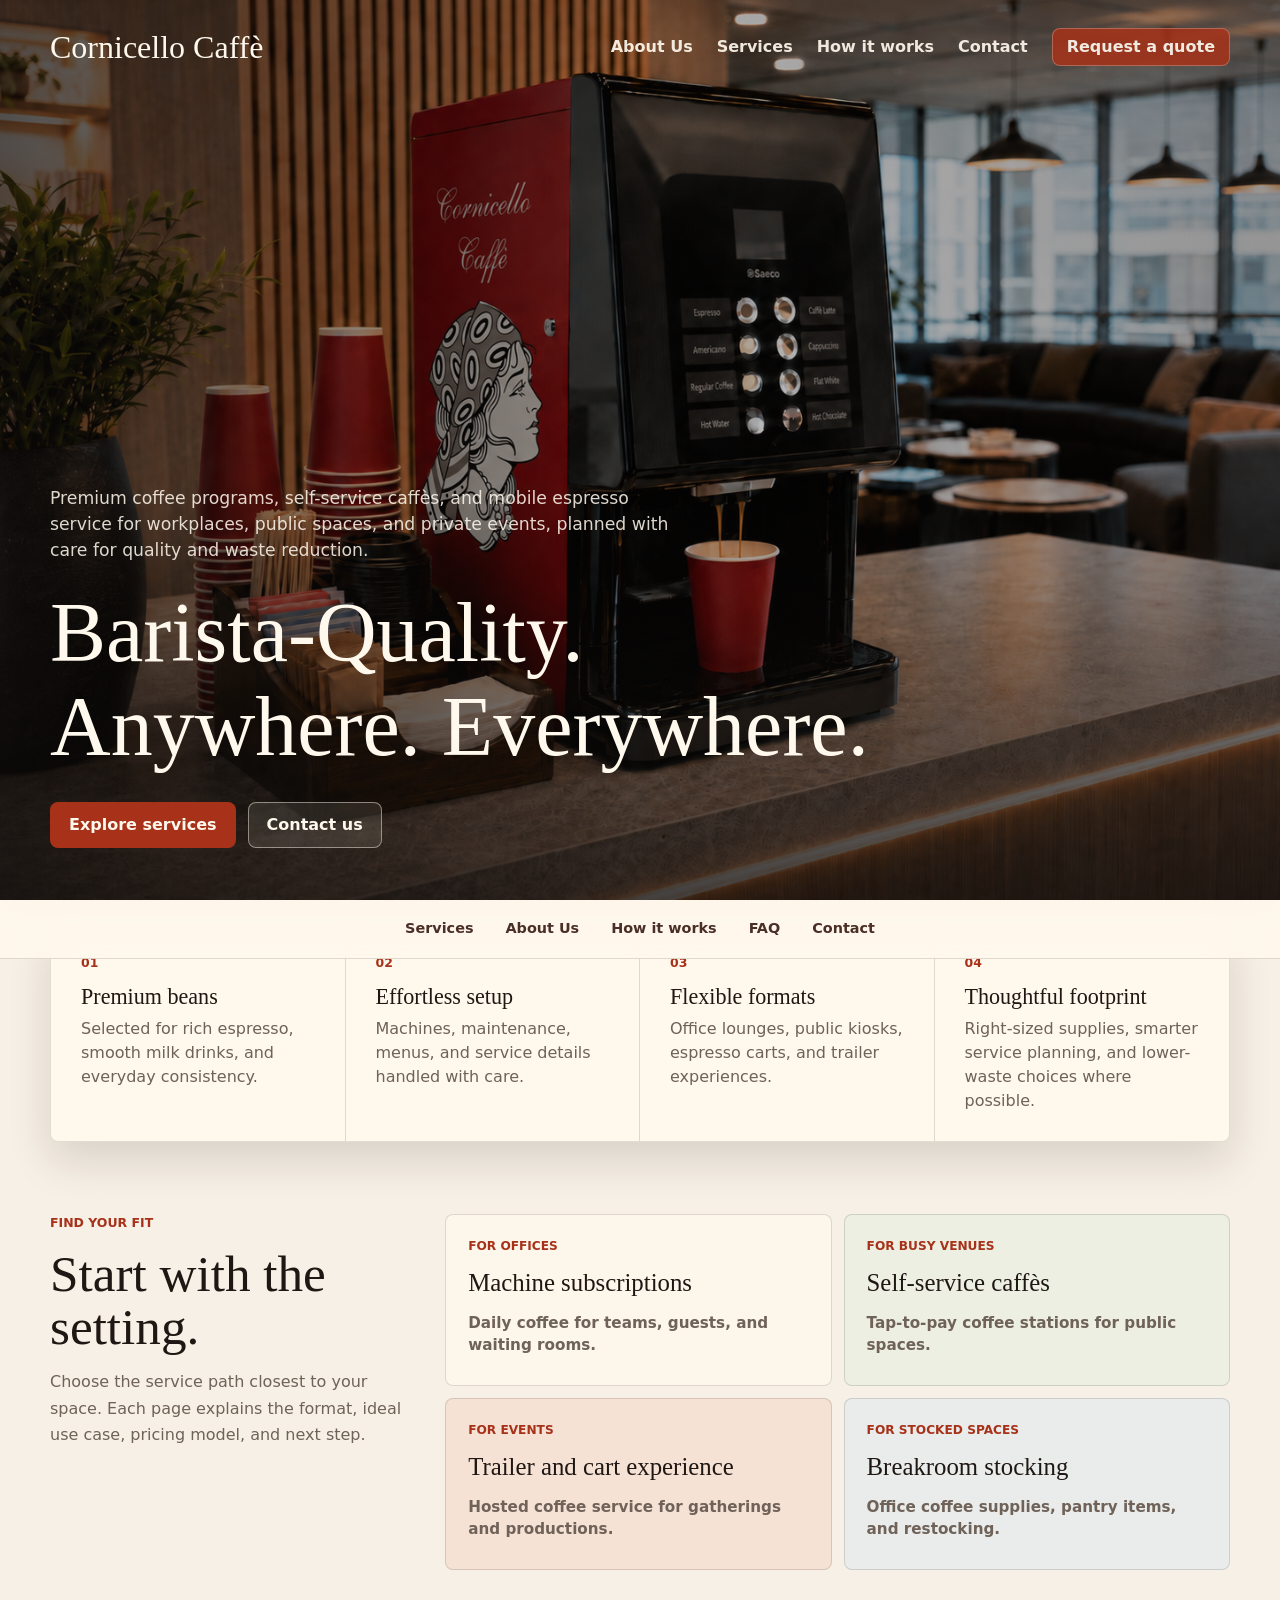
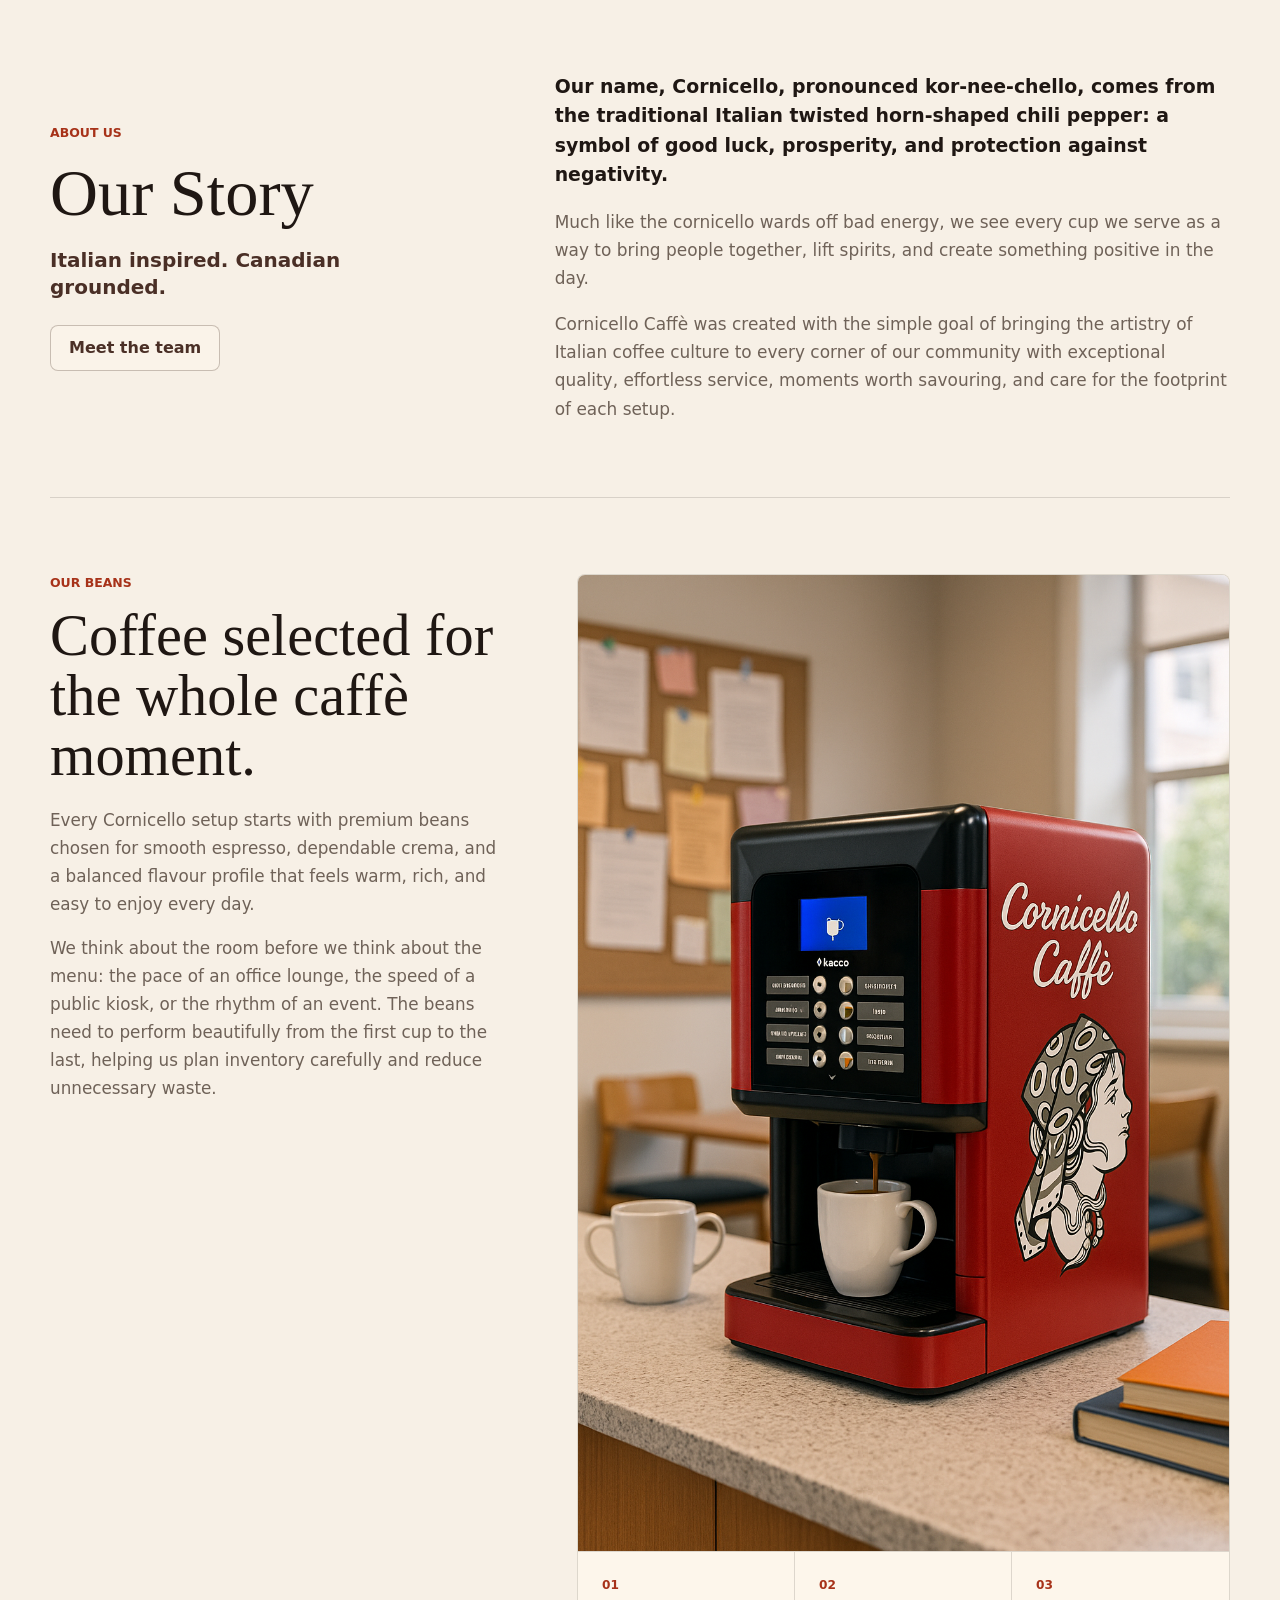
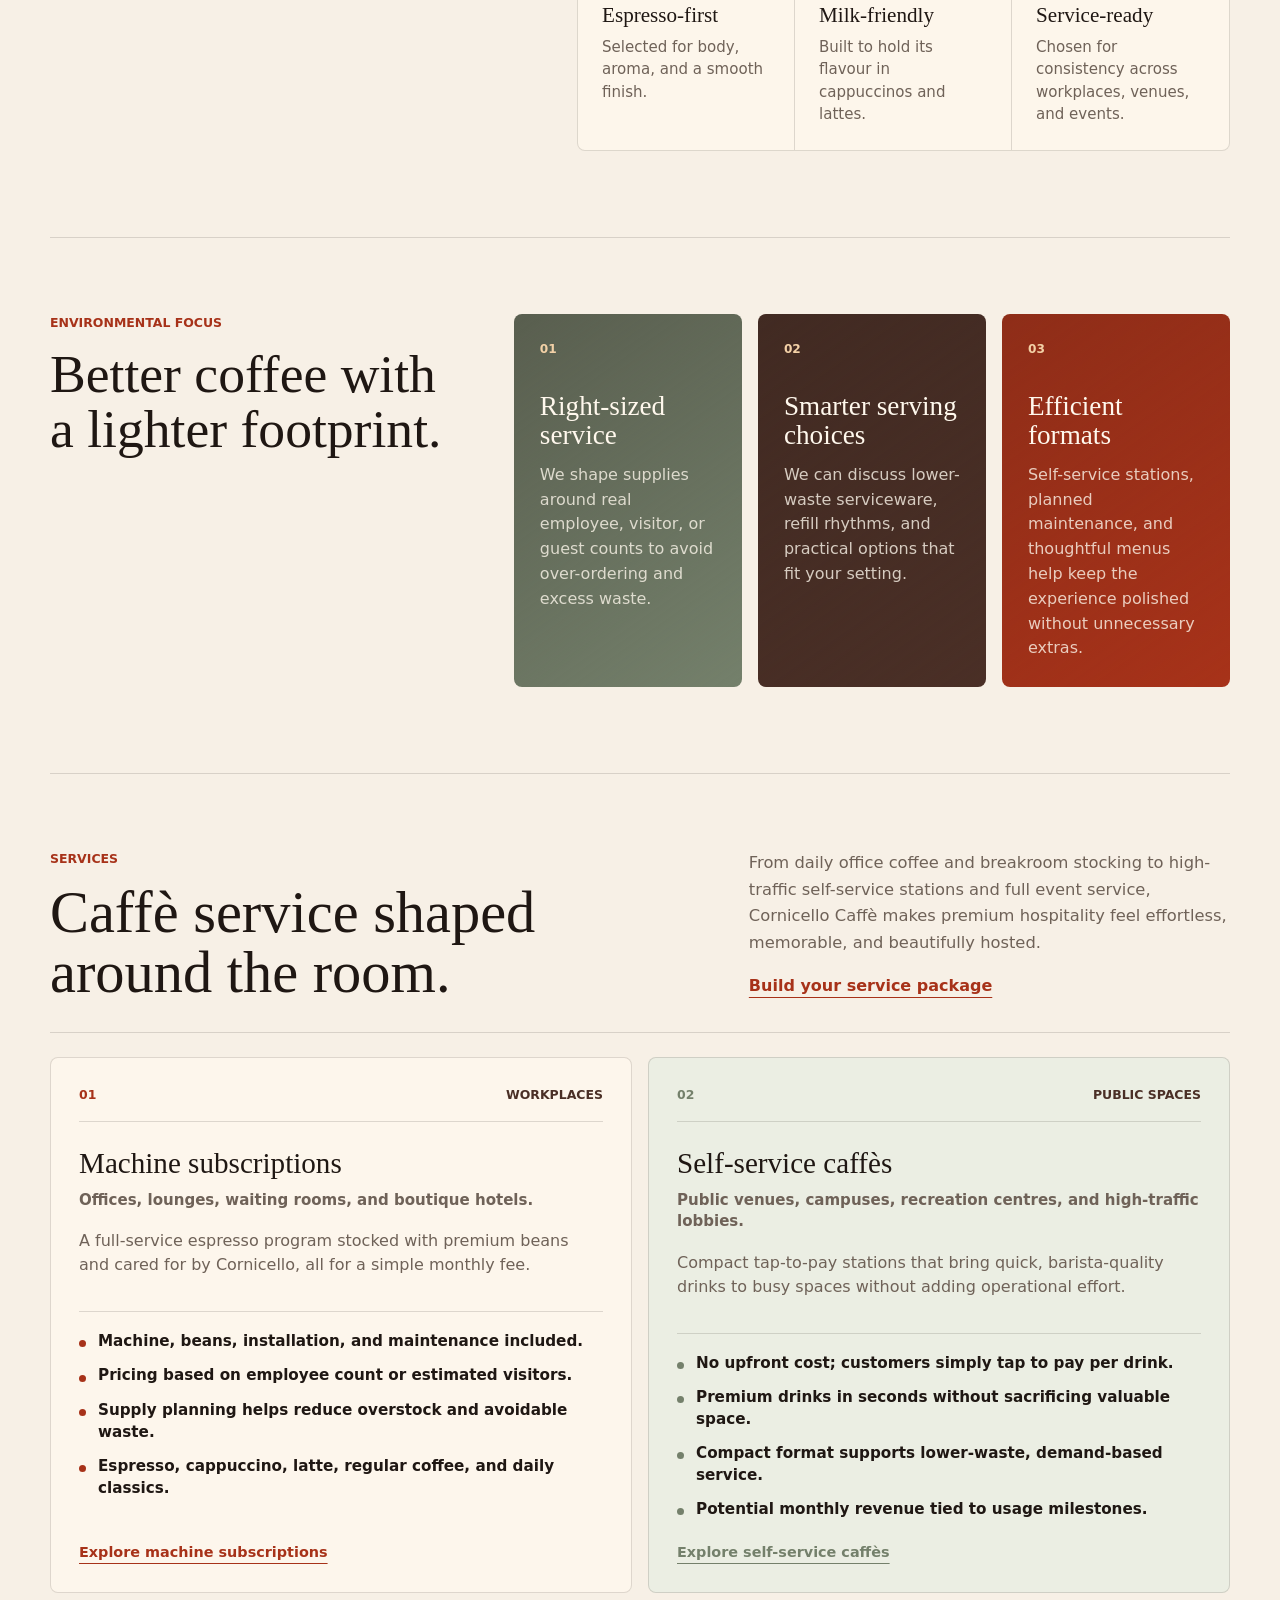
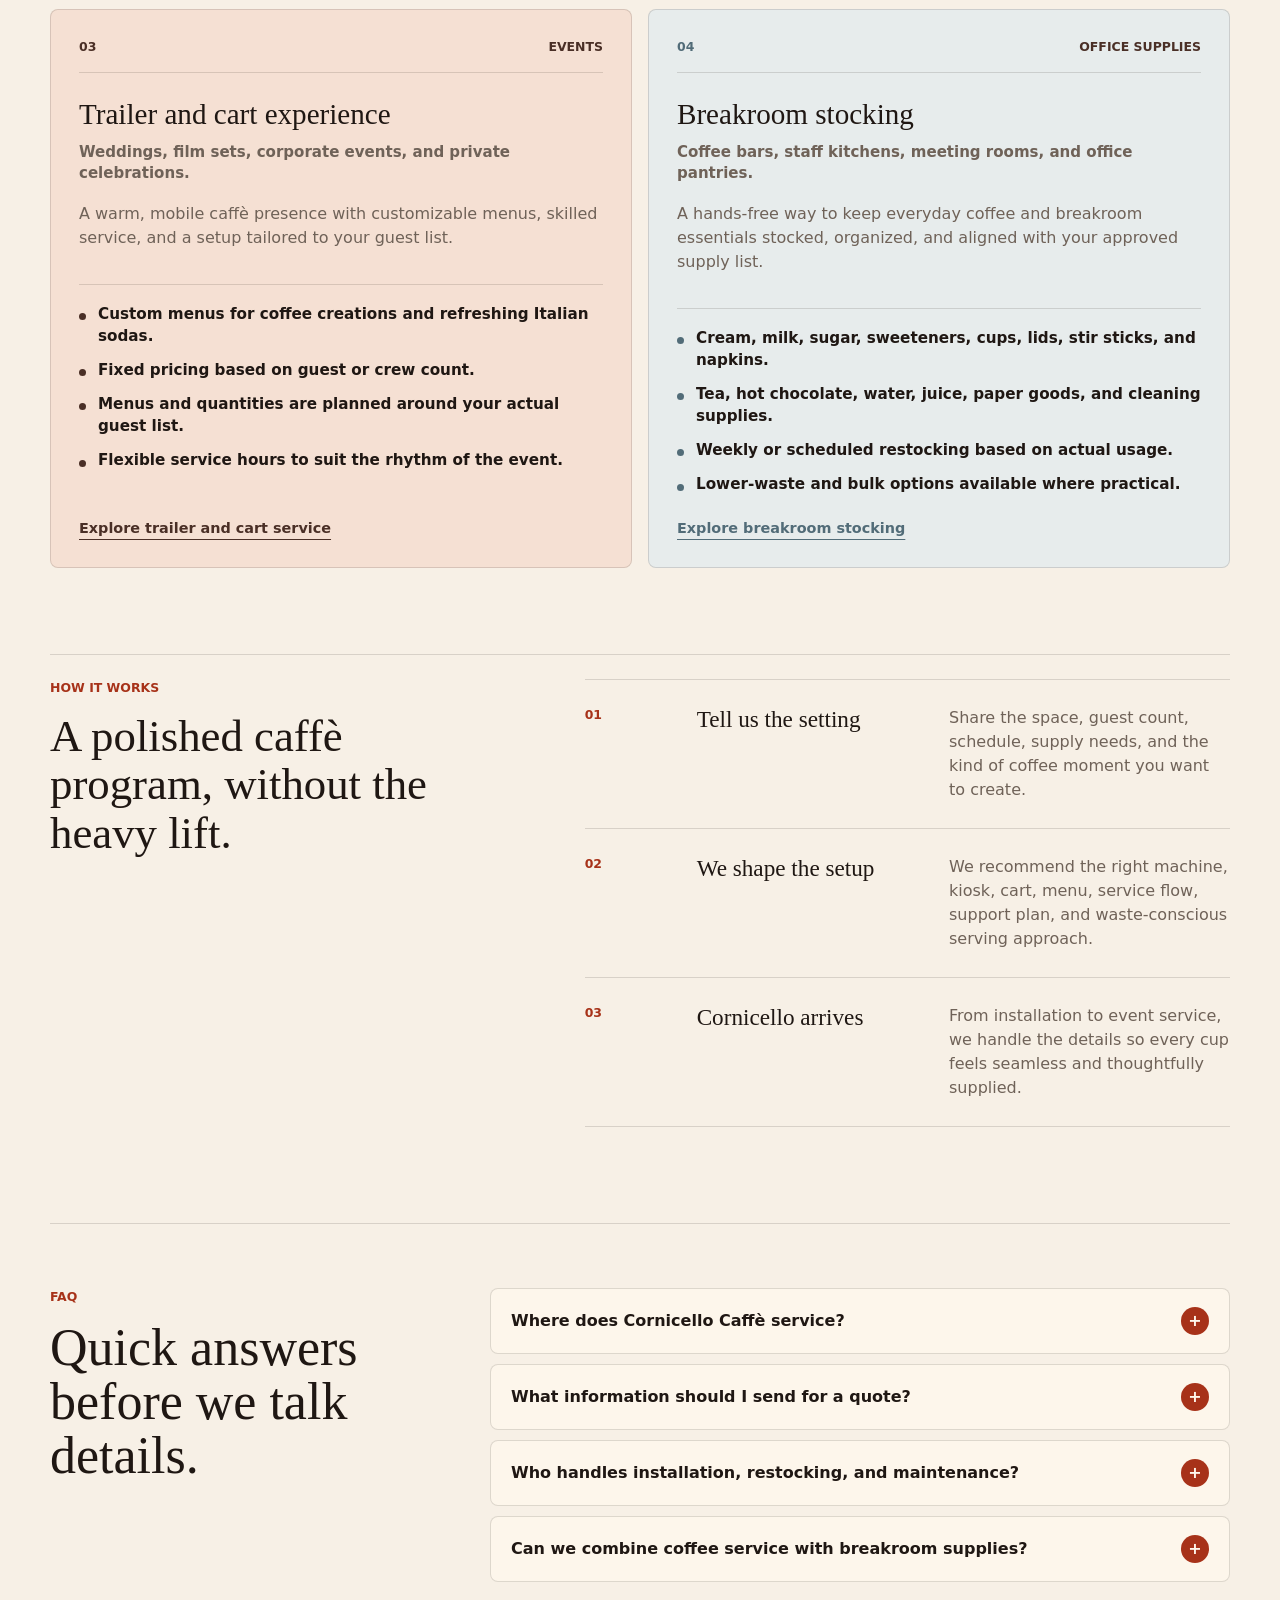
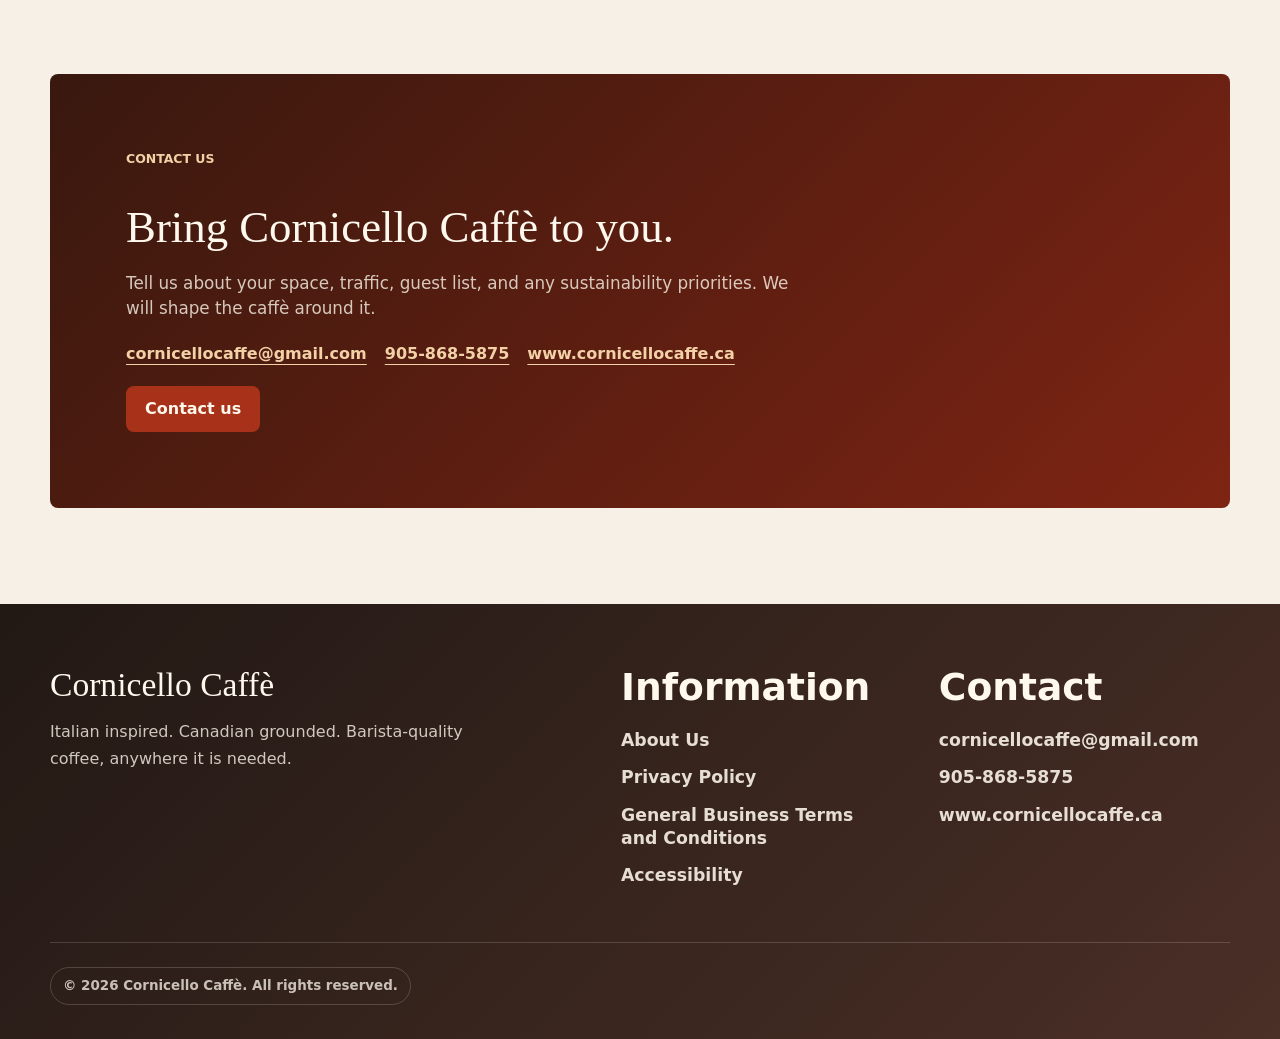
<file: index.html>
<!doctype html>
<html lang="en">
  <head>
    <meta charset="utf-8">
    <meta name="viewport" content="width=device-width, initial-scale=1">
    <title>Cornicello Caff&egrave;</title>
    <meta name="description" content="Cornicello Caff&egrave; brings espresso, dolci, and a warm Italian caff&egrave; moment wherever people gather, with thoughtful service choices that reduce avoidable waste.">
    <link rel="stylesheet" href="styles.css?v=ux-cleanup-2">
    <script src="script.js?v=contact-panel" defer></script>
  </head>
  <body>
    <main>
      <section id="neighborhood" class="homepage is-active" data-homepage aria-label="Cornicello Caffe homepage">
        <div class="photo-hero hero-counter">
          <img class="photo-hero-media" src="assets/cornicello-real-machine-hero.png" alt="Cornicello Caffe red espresso machine on a marble counter">
          <div class="photo-overlay"></div>
          <header class="site-nav">
            <a class="wordmark" href="#neighborhood">Cornicello Caff&egrave;</a>
            <nav aria-label="Cornicello navigation">
              <a href="#photo-about">About Us</a>
              <a href="#photo-services">Services</a>
              <a href="#process">How it works</a>
              <a href="#contact">Contact</a>
              <a class="nav-cta" href="#contact">Request a quote</a>
            </nav>
          </header>
          <div class="hero-statement">
            <p>Premium coffee programs, self-service caff&egrave;s, and mobile espresso service for workplaces, public spaces, and private events, planned with care for quality and waste reduction.</p>
            <h1>
              Barista-Quality.<br>
              <span>Anywhere. Everywhere.</span>
            </h1>
            <div class="hero-actions">
              <a class="button primary" href="#photo-services">Explore services</a>
              <a class="button secondary" href="#contact">Contact us</a>
            </div>
          </div>
        </div>

        <nav class="quick-nav" aria-label="Homepage sections">
          <a href="#photo-services">Services</a>
          <a href="#photo-about">About Us</a>
          <a href="#process">How it works</a>
          <a href="#faq">FAQ</a>
          <a href="#contact">Contact</a>
        </nav>

        <section class="promise-strip" aria-label="Cornicello service promises">
          <article>
            <span>01</span>
            <strong>Premium beans</strong>
            <p>Selected for rich espresso, smooth milk drinks, and everyday consistency.</p>
          </article>
          <article>
            <span>02</span>
            <strong>Effortless setup</strong>
            <p>Machines, maintenance, menus, and service details handled with care.</p>
          </article>
          <article>
            <span>03</span>
            <strong>Flexible formats</strong>
            <p>Office lounges, public kiosks, espresso carts, and trailer experiences.</p>
          </article>
          <article>
            <span>04</span>
            <strong>Thoughtful footprint</strong>
            <p>Right-sized supplies, smarter service planning, and lower-waste choices where possible.</p>
          </article>
        </section>

        <section class="solution-finder" aria-label="Find the right Cornicello service">
          <div class="finder-copy">
            <p class="eyebrow">Find your fit</p>
            <h2>Start with the setting.</h2>
            <p>
              Choose the service path closest to your space. Each page explains the format,
              ideal use case, pricing model, and next step.
            </p>
          </div>
          <div class="finder-options">
            <a href="machine-subscriptions.html">
              <span>For offices</span>
              <strong>Machine subscriptions</strong>
              <small>Daily coffee for teams, guests, and waiting rooms.</small>
            </a>
            <a href="self-service-caffes.html">
              <span>For busy venues</span>
              <strong>Self-service caff&egrave;s</strong>
              <small>Tap-to-pay coffee stations for public spaces.</small>
            </a>
            <a href="trailer-cart-experience.html">
              <span>For events</span>
              <strong>Trailer and cart experience</strong>
              <small>Hosted coffee service for gatherings and productions.</small>
            </a>
            <a href="breakroom-stocking.html">
              <span>For stocked spaces</span>
              <strong>Breakroom stocking</strong>
              <small>Office coffee supplies, pantry items, and restocking.</small>
            </a>
          </div>
        </section>

        <section class="feature-intro story-section" id="photo-about">
          <div class="story-heading">
            <p class="eyebrow">About us</p>
            <h2>Our Story</h2>
            <p class="section-deck">Italian inspired. Canadian grounded.</p>
            <a class="button secondary story-team-link" href="team.html">Meet the team</a>
          </div>
          <div class="about-copy">
            <p class="lead-copy">
              Our name, Cornicello, pronounced kor-nee-chello, comes from the traditional Italian
              twisted horn-shaped chili pepper: a symbol of good luck, prosperity, and protection
              against negativity.
            </p>
            <p>
              Much like the cornicello wards off bad energy, we see every cup we serve as a way
              to bring people together, lift spirits, and create something positive in the day.
            </p>
            <p>
              Cornicello Caff&egrave; was created with the simple goal of bringing the artistry of
              Italian coffee culture to every corner of our community with exceptional quality,
              effortless service, moments worth savouring, and care for the footprint of each setup.
            </p>
          </div>
        </section>

        <section class="beans-section" aria-label="Cornicello coffee beans">
          <div class="beans-copy">
            <p class="eyebrow">Our beans</p>
            <h2>Coffee selected for the whole caff&egrave; moment.</h2>
            <p>
              Every Cornicello setup starts with premium beans chosen for smooth espresso,
              dependable crema, and a balanced flavour profile that feels warm, rich,
              and easy to enjoy every day.
            </p>
            <p>
              We think about the room before we think about the menu: the pace of an
              office lounge, the speed of a public kiosk, or the rhythm of an event.
              The beans need to perform beautifully from the first cup to the last, helping
              us plan inventory carefully and reduce unnecessary waste.
            </p>
          </div>
          <div class="beans-panel">
            <figure>
              <img src="assets/machine-counter.png" alt="Cornicello Caffe red coffee machine serving coffee in a warm office space">
            </figure>
            <div class="beans-points">
              <article>
                <span>01</span>
                <strong>Espresso-first</strong>
                <p>Selected for body, aroma, and a smooth finish.</p>
              </article>
              <article>
                <span>02</span>
                <strong>Milk-friendly</strong>
                <p>Built to hold its flavour in cappuccinos and lattes.</p>
              </article>
              <article>
                <span>03</span>
                <strong>Service-ready</strong>
                <p>Chosen for consistency across workplaces, venues, and events.</p>
              </article>
            </div>
          </div>
        </section>

        <section class="eco-section" aria-label="Cornicello environmental focus">
          <div>
            <p class="eyebrow">Environmental focus</p>
            <h2>Better coffee with a lighter footprint.</h2>
          </div>
          <div class="eco-grid">
            <article>
              <span>01</span>
              <h3>Right-sized service</h3>
              <p>We shape supplies around real employee, visitor, or guest counts to avoid over-ordering and excess waste.</p>
            </article>
            <article>
              <span>02</span>
              <h3>Smarter serving choices</h3>
              <p>We can discuss lower-waste serviceware, refill rhythms, and practical options that fit your setting.</p>
            </article>
            <article>
              <span>03</span>
              <h3>Efficient formats</h3>
              <p>Self-service stations, planned maintenance, and thoughtful menus help keep the experience polished without unnecessary extras.</p>
            </article>
          </div>
        </section>

        <section class="services-section" id="photo-services" aria-label="Cornicello services">
          <div class="services-header">
            <div>
              <p class="eyebrow">Services</p>
              <h2>Caff&egrave; service shaped around the room.</h2>
            </div>
            <div>
              <p>
                From daily office coffee and breakroom stocking to high-traffic self-service
                stations and full event service, Cornicello Caff&egrave; makes premium hospitality
                feel effortless, memorable, and beautifully hosted.
              </p>
              <a class="text-link" href="index.html?contact=1#contact">Build your service package</a>
            </div>
          </div>

          <div class="service-cards">
            <a class="service-card" href="machine-subscriptions.html">
              <div class="service-topline">
                <p class="service-number">01</p>
                <p class="service-tag">Workplaces</p>
              </div>
              <h3>Machine subscriptions</h3>
              <p class="service-fit">Offices, lounges, waiting rooms, and boutique hotels.</p>
              <p>
                A full-service espresso program stocked with premium beans and cared for by
                Cornicello, all for a simple monthly fee.
              </p>
              <ul>
                <li>Machine, beans, installation, and maintenance included.</li>
                <li>Pricing based on employee count or estimated visitors.</li>
                <li>Supply planning helps reduce overstock and avoidable waste.</li>
                <li>Espresso, cappuccino, latte, regular coffee, and daily classics.</li>
              </ul>
              <span class="card-link">Explore machine subscriptions</span>
            </a>

            <a class="service-card" href="self-service-caffes.html">
              <div class="service-topline">
                <p class="service-number">02</p>
                <p class="service-tag">Public spaces</p>
              </div>
              <h3>Self-service caff&egrave;s</h3>
              <p class="service-fit">Public venues, campuses, recreation centres, and high-traffic lobbies.</p>
              <p>
                Compact tap-to-pay stations that bring quick, barista-quality drinks to busy
                spaces without adding operational effort.
              </p>
              <ul>
                <li>No upfront cost; customers simply tap to pay per drink.</li>
                <li>Premium drinks in seconds without sacrificing valuable space.</li>
                <li>Compact format supports lower-waste, demand-based service.</li>
                <li>Potential monthly revenue tied to usage milestones.</li>
              </ul>
              <span class="card-link">Explore self-service caff&egrave;s</span>
            </a>

            <a class="service-card" id="photo-contact" href="trailer-cart-experience.html">
              <div class="service-topline">
                <p class="service-number">03</p>
                <p class="service-tag">Events</p>
              </div>
              <h3>Trailer and cart experience</h3>
              <p class="service-fit">Weddings, film sets, corporate events, and private celebrations.</p>
              <p>
                A warm, mobile caff&egrave; presence with customizable menus, skilled service,
                and a setup tailored to your guest list.
              </p>
              <ul>
                <li>Custom menus for coffee creations and refreshing Italian sodas.</li>
                <li>Fixed pricing based on guest or crew count.</li>
                <li>Menus and quantities are planned around your actual guest list.</li>
                <li>Flexible service hours to suit the rhythm of the event.</li>
              </ul>
              <span class="card-link">Explore trailer and cart service</span>
            </a>

            <a class="service-card" href="breakroom-stocking.html">
              <div class="service-topline">
                <p class="service-number">04</p>
                <p class="service-tag">Office supplies</p>
              </div>
              <h3>Breakroom stocking</h3>
              <p class="service-fit">Coffee bars, staff kitchens, meeting rooms, and office pantries.</p>
              <p>
                A hands-free way to keep everyday coffee and breakroom essentials stocked,
                organized, and aligned with your approved supply list.
              </p>
              <ul>
                <li>Cream, milk, sugar, sweeteners, cups, lids, stir sticks, and napkins.</li>
                <li>Tea, hot chocolate, water, juice, paper goods, and cleaning supplies.</li>
                <li>Weekly or scheduled restocking based on actual usage.</li>
                <li>Lower-waste and bulk options available where practical.</li>
              </ul>
              <span class="card-link">Explore breakroom stocking</span>
            </a>
          </div>
        </section>

        <section class="process-section" id="process" aria-label="How Cornicello works">
          <div class="process-header">
            <p class="eyebrow">How it works</p>
            <h2>A polished caff&egrave; program, without the heavy lift.</h2>
          </div>

          <div class="process-steps">
            <article>
              <span>01</span>
              <h3>Tell us the setting</h3>
              <p>Share the space, guest count, schedule, supply needs, and the kind of coffee moment you want to create.</p>
            </article>
            <article>
              <span>02</span>
              <h3>We shape the setup</h3>
              <p>We recommend the right machine, kiosk, cart, menu, service flow, support plan, and waste-conscious serving approach.</p>
            </article>
            <article>
              <span>03</span>
              <h3>Cornicello arrives</h3>
              <p>From installation to event service, we handle the details so every cup feels seamless and thoughtfully supplied.</p>
            </article>
          </div>
        </section>

        <section class="faq-section" id="faq" aria-label="Frequently asked questions">
          <div class="faq-heading">
            <p class="eyebrow">FAQ</p>
            <h2>Quick answers before we talk details.</h2>
          </div>
          <div class="faq-list">
            <details>
              <summary>Where does Cornicello Caff&egrave; service?</summary>
              <p>We are Canadian grounded and focused on local service. Tell us your location and the service you need, and we will confirm availability for your workplace, venue, or event.</p>
            </details>
            <details>
              <summary>What information should I send for a quote?</summary>
              <p>Start with your location, employee or guest count, service type, preferred timing, and any supply, sustainability, or venue requirements.</p>
            </details>
            <details>
              <summary>Who handles installation, restocking, and maintenance?</summary>
              <p>Cornicello shapes the setup, service rhythm, supply planning, and maintenance approach around your site so the coffee program stays easy to run.</p>
            </details>
            <details>
              <summary>Can we combine coffee service with breakroom supplies?</summary>
              <p>Yes. Breakroom stocking can be paired with a machine program or planned as a standalone service for approved office supplies.</p>
            </details>
          </div>
        </section>

        <section class="closing-band" id="contact" aria-label="Book Cornicello Caffe">
          <p class="eyebrow">Contact us</p>
          <h2>Bring Cornicello Caff&egrave; to you.</h2>
          <p>Tell us about your space, traffic, guest list, and any sustainability priorities. We will shape the caff&egrave; around it.</p>
          <div class="contact-details" aria-label="Cornicello Caffe contact details">
            <a href="mailto:cornicellocaffe@gmail.com">cornicellocaffe@gmail.com</a>
            <a href="tel:+19058685875">905-868-5875</a>
            <a href="https://www.cornicellocaffe.ca">www.cornicellocaffe.ca</a>
          </div>
          <button class="button primary" type="button" data-contact-trigger aria-expanded="false" aria-controls="contact-options">Contact us</button>
          <div class="contact-panel" id="contact-options" tabindex="-1" hidden>
            <h3>Start with a few details.</h3>
            <p>
              Tell us which service you are interested in, where you are located,
              the employee, visitor, or guest count you have in mind, and any
              lower-waste serving preferences.
            </p>
            <div class="contact-actions">
              <a class="button secondary" href="mailto:cornicellocaffe@gmail.com?subject=Cornicello%20Caff%C3%A8%20inquiry">Open email</a>
              <a class="button secondary" href="tel:+19058685875">Call us</a>
              <button class="button secondary" type="button" data-copy-email>Copy email</button>
            </div>
            <p class="copy-status" aria-live="polite"></p>
          </div>
        </section>
      </section>
    </main>

    <footer class="site-footer" aria-label="Cornicello site information">
      <div class="footer-inner">
        <div class="footer-brand">
          <a class="footer-wordmark" href="index.html#neighborhood">Cornicello Caff&egrave;</a>
          <p>Italian inspired. Canadian grounded. Barista-quality coffee, anywhere it is needed.</p>
        </div>
        <nav class="footer-info" aria-label="Information">
          <h2>Information</h2>
          <a href="index.html#photo-about">About Us</a>
          <a href="privacy-policy.html">Privacy Policy</a>
          <a href="terms-and-conditions.html">General Business Terms and Conditions</a>
          <a href="accessibility.html">Accessibility</a>
        </nav>
        <address class="footer-contact" aria-label="Contact information">
          <h2>Contact</h2>
          <a href="mailto:cornicellocaffe@gmail.com">cornicellocaffe@gmail.com</a>
          <a href="tel:+19058685875">905-868-5875</a>
          <a href="https://www.cornicellocaffe.ca">www.cornicellocaffe.ca</a>
        </address>
      </div>
      <div class="footer-bottom" aria-label="Copyright">
        <p class="copyright-stamp">&copy; 2026 Cornicello Caff&egrave;. All rights reserved.</p>
      </div>
    </footer>
  </body>
</html>
</file>
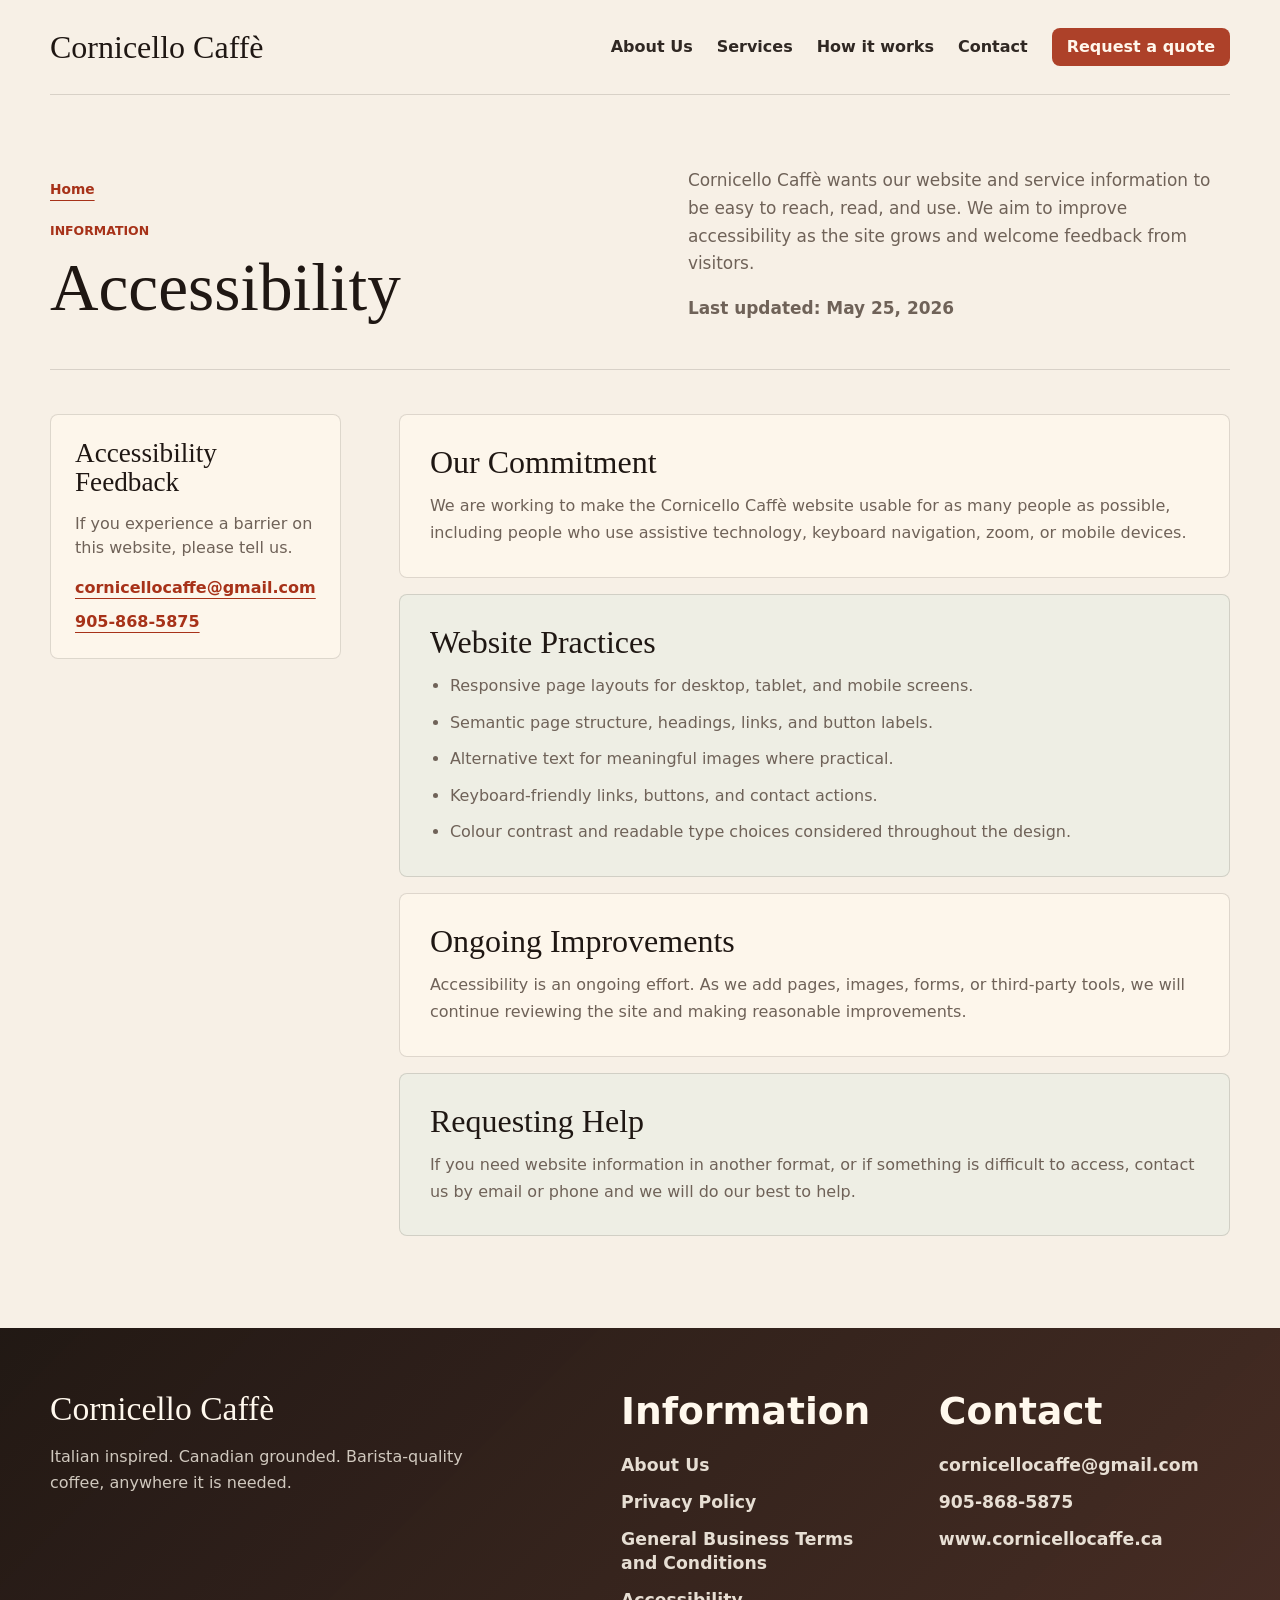
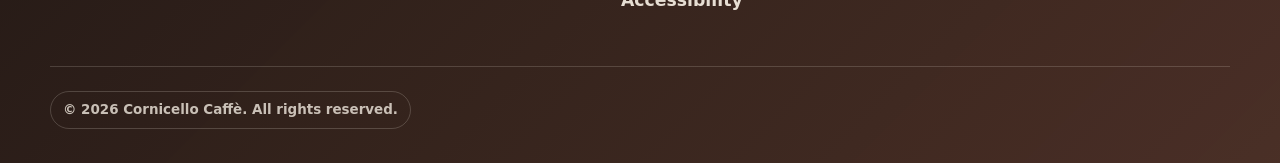
<file: accessibility.html>
<!doctype html>
<html lang="en">
  <head>
    <meta charset="utf-8">
    <meta name="viewport" content="width=device-width, initial-scale=1">
    <title>Accessibility | Cornicello Caff&egrave;</title>
    <meta name="description" content="Cornicello Caffe accessibility statement and contact information for website feedback.">
    <link rel="stylesheet" href="styles.css?v=ux-cleanup-2">
  </head>
  <body class="legal-page">
    <header class="site-nav site-nav-page service-detail-nav">
      <a class="wordmark" href="index.html#neighborhood">Cornicello Caff&egrave;</a>
      <nav aria-label="Cornicello navigation">
        <a href="index.html#photo-about">About Us</a>
        <a href="index.html#photo-services">Services</a>
        <a href="index.html#process">How it works</a>
        <a href="index.html#contact">Contact</a>
        <a class="nav-cta" href="index.html?contact=1#contact">Request a quote</a>
      </nav>
    </header>

    <main class="legal-main">
      <section class="legal-hero" aria-label="Accessibility overview">
        <div>
          <a class="breadcrumb" href="index.html#neighborhood">Home</a>
          <p class="eyebrow">Information</p>
          <h1>Accessibility</h1>
        </div>
        <div>
          <p>
            Cornicello Caff&egrave; wants our website and service information to be easy
            to reach, read, and use. We aim to improve accessibility as the site
            grows and welcome feedback from visitors.
          </p>
          <p class="legal-updated">Last updated: May 25, 2026</p>
        </div>
      </section>

      <section class="legal-content" aria-label="Accessibility details">
        <aside class="legal-note">
          <h2>Accessibility Feedback</h2>
          <p>If you experience a barrier on this website, please tell us.</p>
          <a href="mailto:cornicellocaffe@gmail.com">cornicellocaffe@gmail.com</a>
          <a href="tel:+19058685875">905-868-5875</a>
        </aside>

        <div class="legal-sections">
          <article class="legal-card">
            <h2>Our Commitment</h2>
            <p>We are working to make the Cornicello Caff&egrave; website usable for as many people as possible, including people who use assistive technology, keyboard navigation, zoom, or mobile devices.</p>
          </article>

          <article class="legal-card">
            <h2>Website Practices</h2>
            <ul>
              <li>Responsive page layouts for desktop, tablet, and mobile screens.</li>
              <li>Semantic page structure, headings, links, and button labels.</li>
              <li>Alternative text for meaningful images where practical.</li>
              <li>Keyboard-friendly links, buttons, and contact actions.</li>
              <li>Colour contrast and readable type choices considered throughout the design.</li>
            </ul>
          </article>

          <article class="legal-card">
            <h2>Ongoing Improvements</h2>
            <p>Accessibility is an ongoing effort. As we add pages, images, forms, or third-party tools, we will continue reviewing the site and making reasonable improvements.</p>
          </article>

          <article class="legal-card">
            <h2>Requesting Help</h2>
            <p>If you need website information in another format, or if something is difficult to access, contact us by email or phone and we will do our best to help.</p>
          </article>
        </div>
      </section>
    </main>

    <footer class="site-footer" aria-label="Cornicello site information">
      <div class="footer-inner">
        <div class="footer-brand">
          <a class="footer-wordmark" href="index.html#neighborhood">Cornicello Caff&egrave;</a>
          <p>Italian inspired. Canadian grounded. Barista-quality coffee, anywhere it is needed.</p>
        </div>
        <nav class="footer-info" aria-label="Information">
          <h2>Information</h2>
          <a href="index.html#photo-about">About Us</a>
          <a href="privacy-policy.html">Privacy Policy</a>
          <a href="terms-and-conditions.html">General Business Terms and Conditions</a>
          <a href="accessibility.html">Accessibility</a>
        </nav>
        <address class="footer-contact" aria-label="Contact information">
          <h2>Contact</h2>
          <a href="mailto:cornicellocaffe@gmail.com">cornicellocaffe@gmail.com</a>
          <a href="tel:+19058685875">905-868-5875</a>
          <a href="https://www.cornicellocaffe.ca">www.cornicellocaffe.ca</a>
        </address>
      </div>
      <div class="footer-bottom" aria-label="Copyright">
        <p class="copyright-stamp">&copy; 2026 Cornicello Caff&egrave;. All rights reserved.</p>
      </div>
    </footer>
  </body>
</html>
</file>
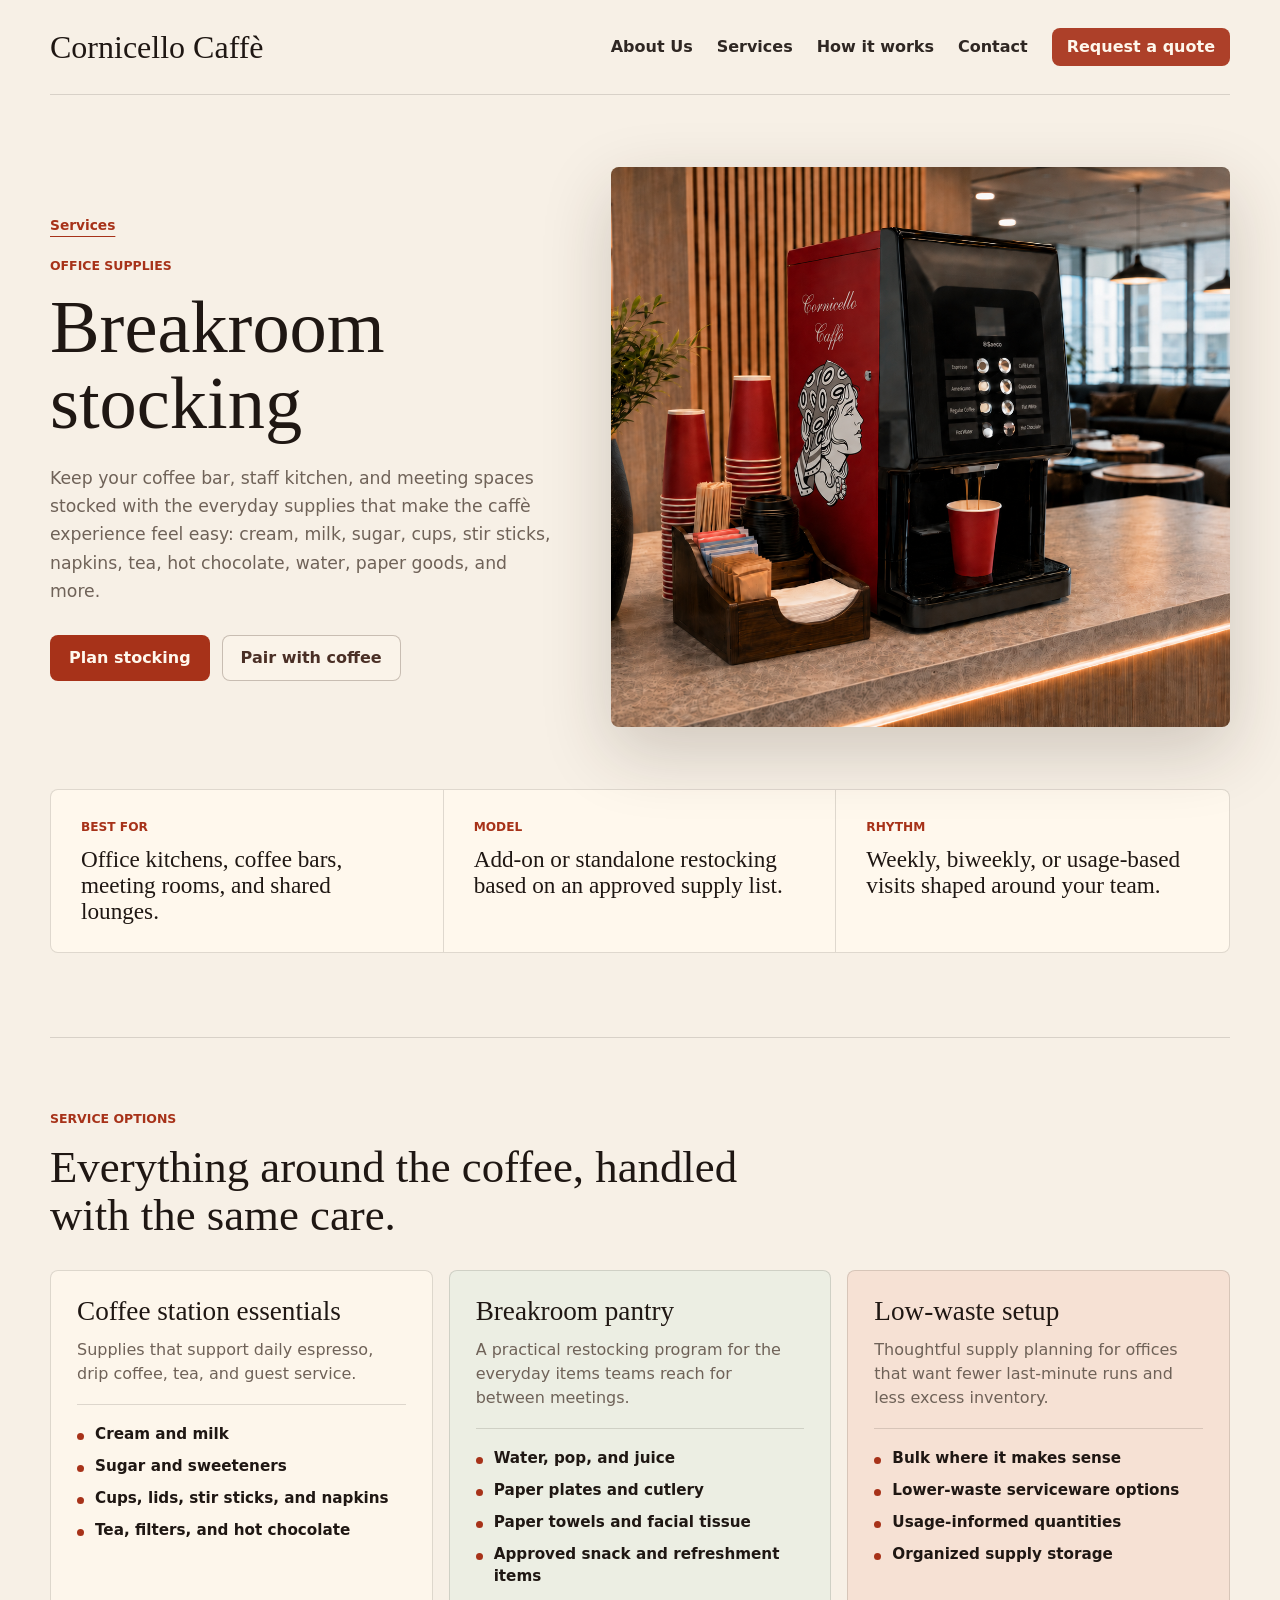
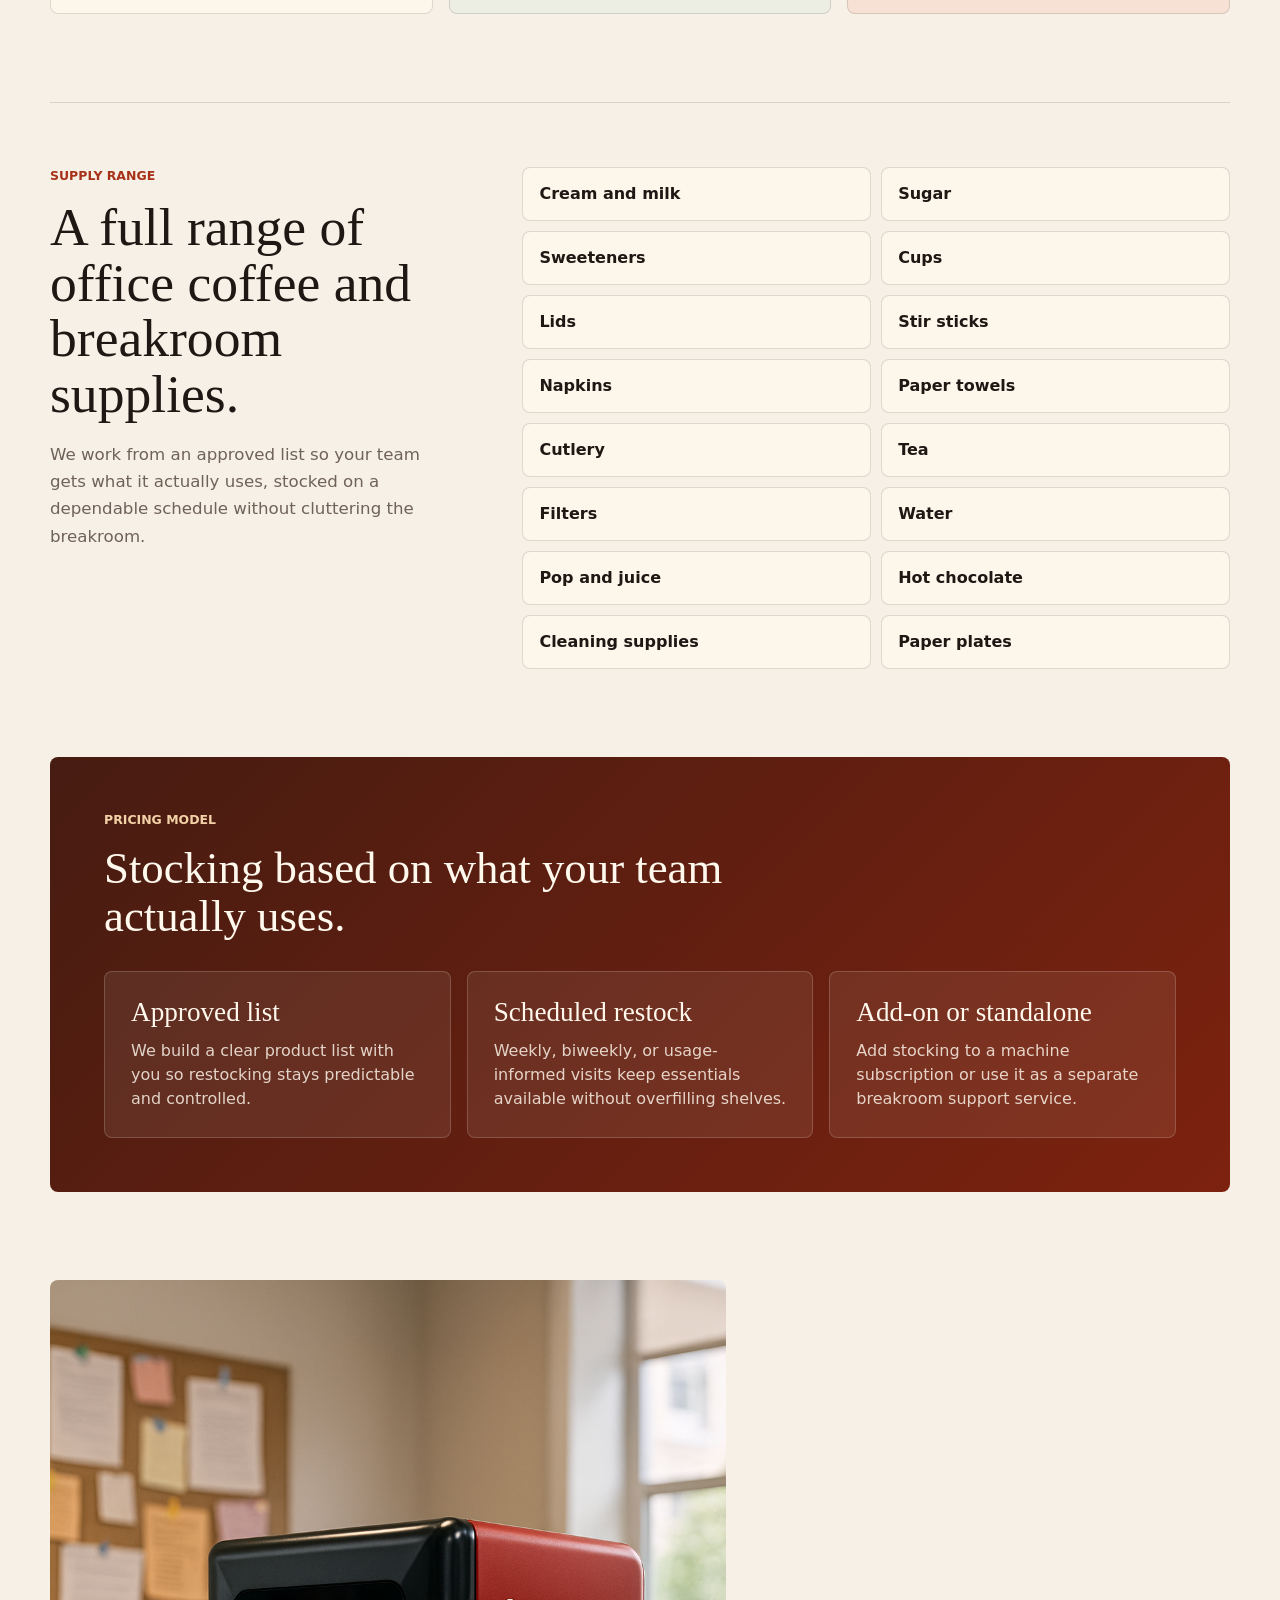
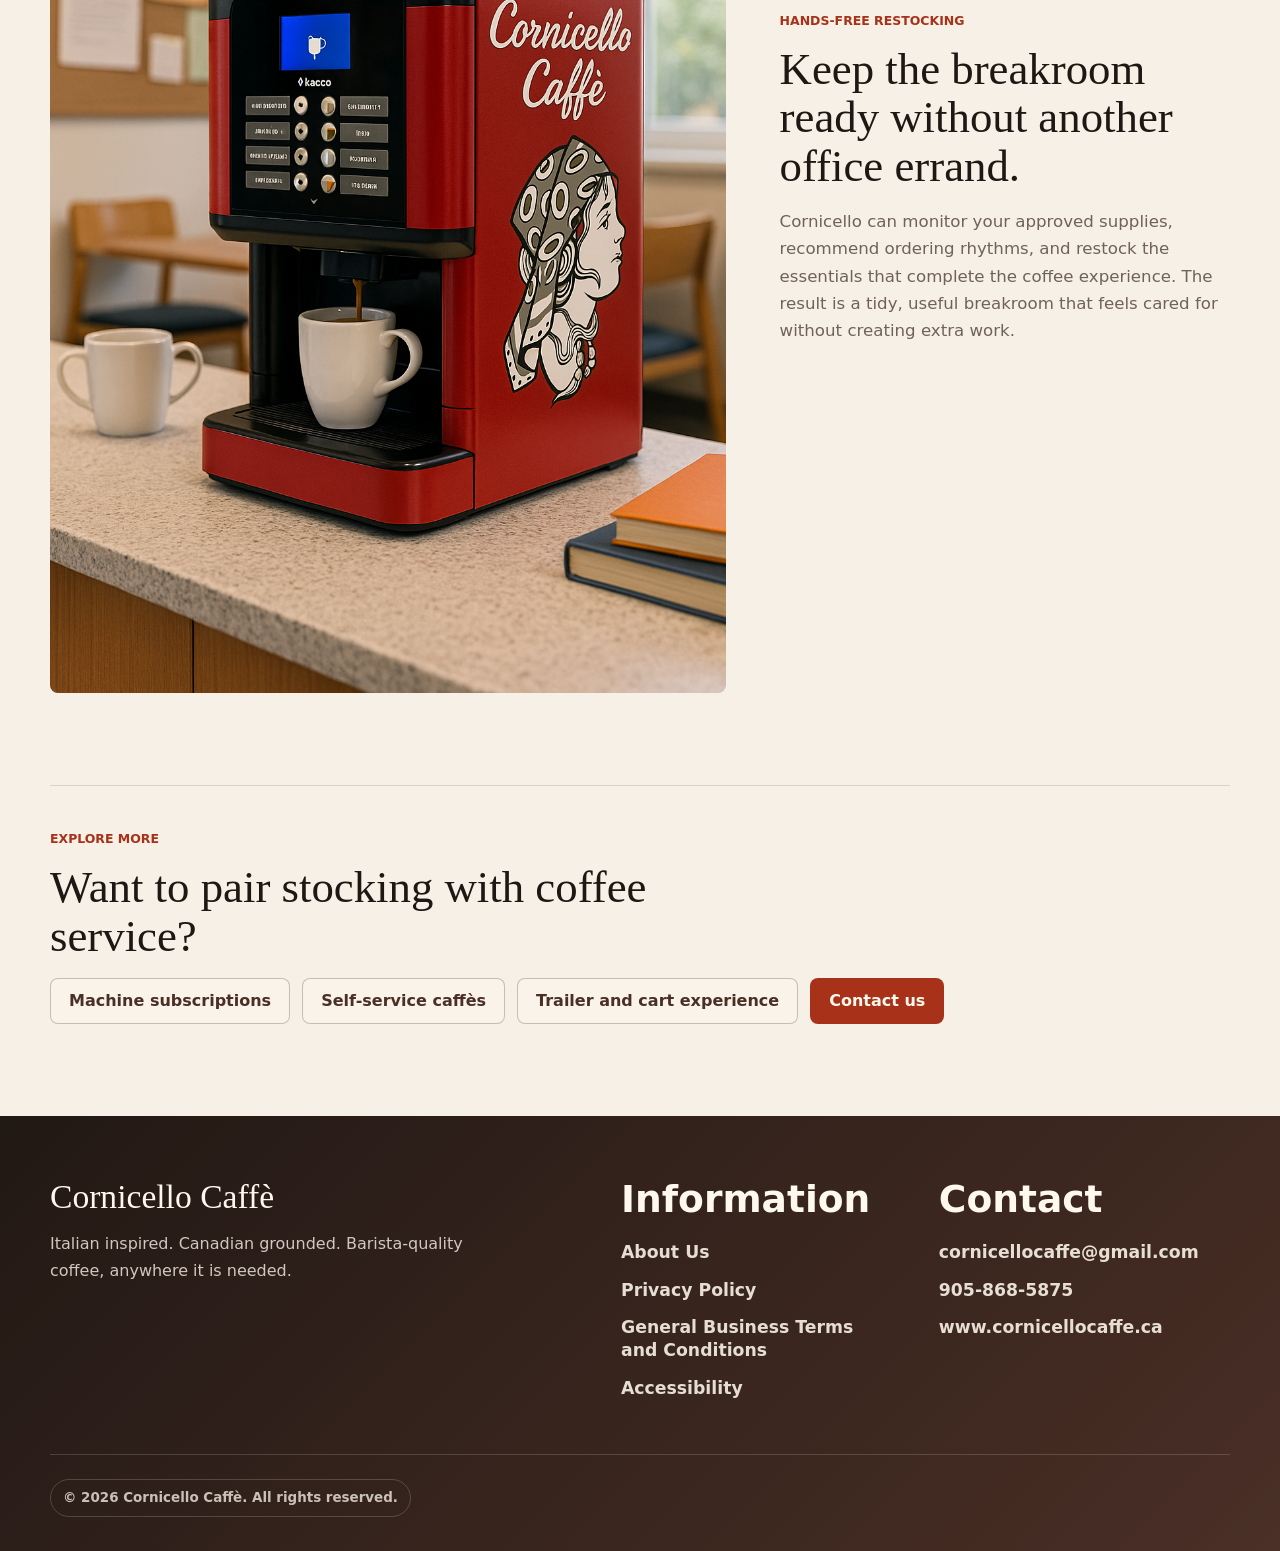
<file: breakroom-stocking.html>
<!doctype html>
<html lang="en">
  <head>
    <meta charset="utf-8">
    <meta name="viewport" content="width=device-width, initial-scale=1">
    <title>Breakroom Stocking | Cornicello Caff&egrave;</title>
    <meta name="description" content="Cornicello Caffe breakroom stocking for offices, staff kitchens, meeting rooms, and coffee stations.">
    <link rel="stylesheet" href="styles.css?v=ux-cleanup-2">
  </head>
  <body class="service-detail-page">
    <header class="site-nav site-nav-page service-detail-nav">
      <a class="wordmark" href="index.html#neighborhood">Cornicello Caff&egrave;</a>
      <nav aria-label="Cornicello navigation">
        <a href="index.html#photo-about">About Us</a>
        <a href="index.html#photo-services">Services</a>
        <a href="index.html#process">How it works</a>
        <a href="index.html#contact">Contact</a>
        <a class="nav-cta" href="index.html?contact=1#contact">Request a quote</a>
      </nav>
    </header>

    <main>
      <section class="service-detail-hero" aria-label="Breakroom stocking overview">
        <div class="service-detail-copy">
          <a class="breadcrumb" href="index.html#photo-services">Services</a>
          <p class="eyebrow">Office supplies</p>
          <h1>Breakroom stocking</h1>
          <p>
            Keep your coffee bar, staff kitchen, and meeting spaces stocked with
            the everyday supplies that make the caff&egrave; experience feel easy:
            cream, milk, sugar, cups, stir sticks, napkins, tea, hot chocolate,
            water, paper goods, and more.
          </p>
          <div class="hero-actions">
            <a class="button primary" href="index.html?contact=1#contact">Plan stocking</a>
            <a class="button secondary" href="machine-subscriptions.html">Pair with coffee</a>
          </div>
        </div>
        <figure class="service-detail-photo">
          <img src="assets/cornicello-real-machine-hero.png" alt="Cornicello Caffe coffee machine with cups and breakroom supplies on a counter">
        </figure>
      </section>

      <section class="service-summary-strip" aria-label="Breakroom stocking highlights">
        <article>
          <span>Best for</span>
          <strong>Office kitchens, coffee bars, meeting rooms, and shared lounges.</strong>
        </article>
        <article>
          <span>Model</span>
          <strong>Add-on or standalone restocking based on an approved supply list.</strong>
        </article>
        <article>
          <span>Rhythm</span>
          <strong>Weekly, biweekly, or usage-based visits shaped around your team.</strong>
        </article>
      </section>

      <section class="service-detail-section" aria-label="Breakroom stocking options">
        <div>
          <p class="eyebrow">Service options</p>
          <h2>Everything around the coffee, handled with the same care.</h2>
        </div>
        <div class="option-grid">
          <article class="option-card">
            <h3>Coffee station essentials</h3>
            <p>Supplies that support daily espresso, drip coffee, tea, and guest service.</p>
            <ul>
              <li>Cream and milk</li>
              <li>Sugar and sweeteners</li>
              <li>Cups, lids, stir sticks, and napkins</li>
              <li>Tea, filters, and hot chocolate</li>
            </ul>
          </article>
          <article class="option-card">
            <h3>Breakroom pantry</h3>
            <p>A practical restocking program for the everyday items teams reach for between meetings.</p>
            <ul>
              <li>Water, pop, and juice</li>
              <li>Paper plates and cutlery</li>
              <li>Paper towels and facial tissue</li>
              <li>Approved snack and refreshment items</li>
            </ul>
          </article>
          <article class="option-card">
            <h3>Low-waste setup</h3>
            <p>Thoughtful supply planning for offices that want fewer last-minute runs and less excess inventory.</p>
            <ul>
              <li>Bulk where it makes sense</li>
              <li>Lower-waste serviceware options</li>
              <li>Usage-informed quantities</li>
              <li>Organized supply storage</li>
            </ul>
          </article>
        </div>
      </section>

      <section class="supplies-section" aria-label="Breakroom supplies list">
        <div>
          <p class="eyebrow">Supply range</p>
          <h2>A full range of office coffee and breakroom supplies.</h2>
          <p>
            We work from an approved list so your team gets what it actually uses,
            stocked on a dependable schedule without cluttering the breakroom.
          </p>
        </div>
        <div class="supplies-list">
          <span>Cream and milk</span>
          <span>Sugar</span>
          <span>Sweeteners</span>
          <span>Cups</span>
          <span>Lids</span>
          <span>Stir sticks</span>
          <span>Napkins</span>
          <span>Paper towels</span>
          <span>Cutlery</span>
          <span>Tea</span>
          <span>Filters</span>
          <span>Water</span>
          <span>Pop and juice</span>
          <span>Hot chocolate</span>
          <span>Cleaning supplies</span>
          <span>Paper plates</span>
        </div>
      </section>

      <section class="pricing-section" aria-label="Breakroom stocking pricing model">
        <div>
          <p class="eyebrow">Pricing model</p>
          <h2>Stocking based on what your team actually uses.</h2>
        </div>
        <div class="pricing-grid">
          <article class="pricing-card">
            <h3>Approved list</h3>
            <p>We build a clear product list with you so restocking stays predictable and controlled.</p>
          </article>
          <article class="pricing-card">
            <h3>Scheduled restock</h3>
            <p>Weekly, biweekly, or usage-informed visits keep essentials available without overfilling shelves.</p>
          </article>
          <article class="pricing-card">
            <h3>Add-on or standalone</h3>
            <p>Add stocking to a machine subscription or use it as a separate breakroom support service.</p>
          </article>
        </div>
      </section>

      <section class="visual-feature" aria-label="Breakroom stocking details">
        <figure>
          <img src="assets/machine-counter.png" alt="Cornicello Caffe red coffee machine in an office breakroom setting">
        </figure>
        <div>
          <p class="eyebrow">Hands-free restocking</p>
          <h2>Keep the breakroom ready without another office errand.</h2>
          <p>
            Cornicello can monitor your approved supplies, recommend ordering rhythms,
            and restock the essentials that complete the coffee experience. The result
            is a tidy, useful breakroom that feels cared for without creating extra work.
          </p>
        </div>
      </section>

      <section class="related-services" aria-label="Related Cornicello services">
        <p class="eyebrow">Explore more</p>
        <h2>Want to pair stocking with coffee service?</h2>
        <div class="related-links">
          <a class="button secondary" href="machine-subscriptions.html">Machine subscriptions</a>
          <a class="button secondary" href="self-service-caffes.html">Self-service caff&egrave;s</a>
          <a class="button secondary" href="trailer-cart-experience.html">Trailer and cart experience</a>
          <a class="button primary" href="index.html?contact=1#contact">Contact us</a>
        </div>
      </section>
    </main>

    <footer class="site-footer" aria-label="Cornicello site information">
      <div class="footer-inner">
        <div class="footer-brand">
          <a class="footer-wordmark" href="index.html#neighborhood">Cornicello Caff&egrave;</a>
          <p>Italian inspired. Canadian grounded. Barista-quality coffee, anywhere it is needed.</p>
        </div>
        <nav class="footer-info" aria-label="Information">
          <h2>Information</h2>
          <a href="index.html#photo-about">About Us</a>
          <a href="privacy-policy.html">Privacy Policy</a>
          <a href="terms-and-conditions.html">General Business Terms and Conditions</a>
          <a href="accessibility.html">Accessibility</a>
        </nav>
        <address class="footer-contact" aria-label="Contact information">
          <h2>Contact</h2>
          <a href="mailto:cornicellocaffe@gmail.com">cornicellocaffe@gmail.com</a>
          <a href="tel:+19058685875">905-868-5875</a>
          <a href="https://www.cornicellocaffe.ca">www.cornicellocaffe.ca</a>
        </address>
      </div>
      <div class="footer-bottom" aria-label="Copyright">
        <p class="copyright-stamp">&copy; 2026 Cornicello Caff&egrave;. All rights reserved.</p>
      </div>
    </footer>
  </body>
</html>
</file>
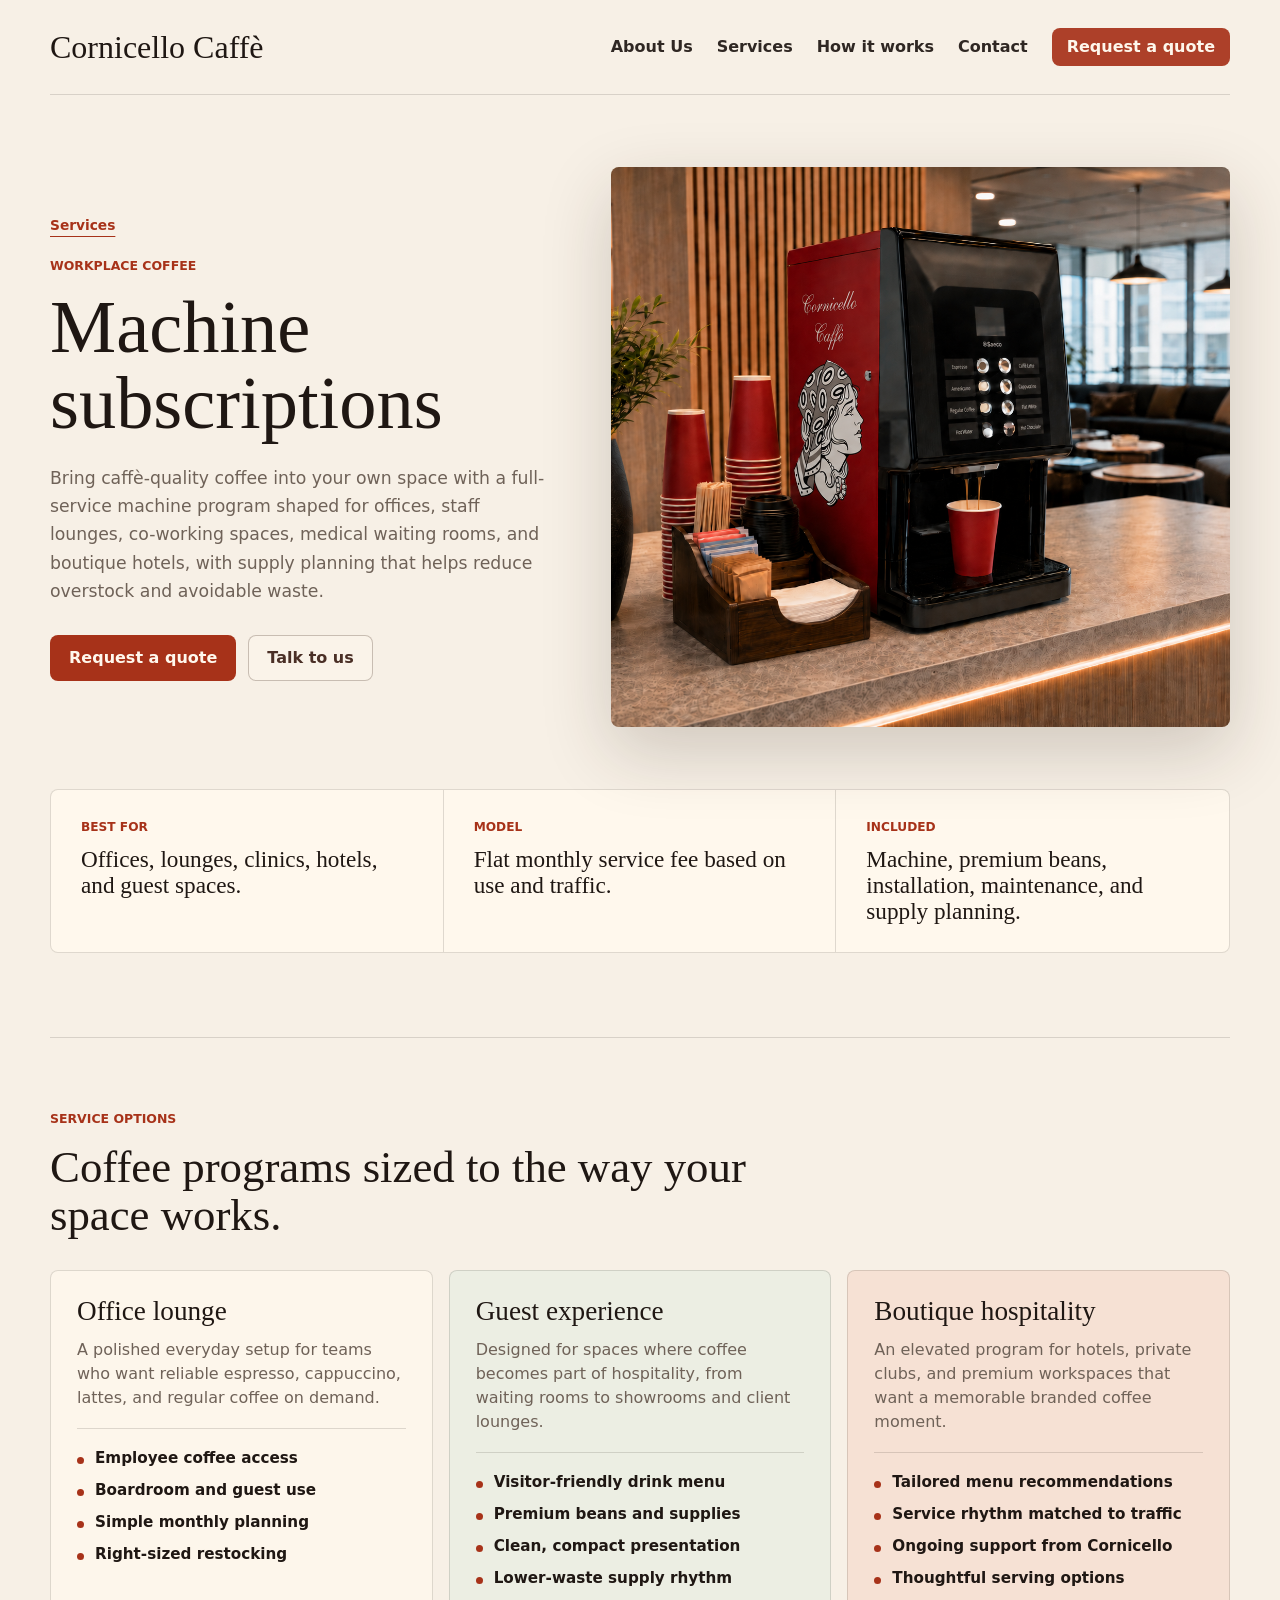
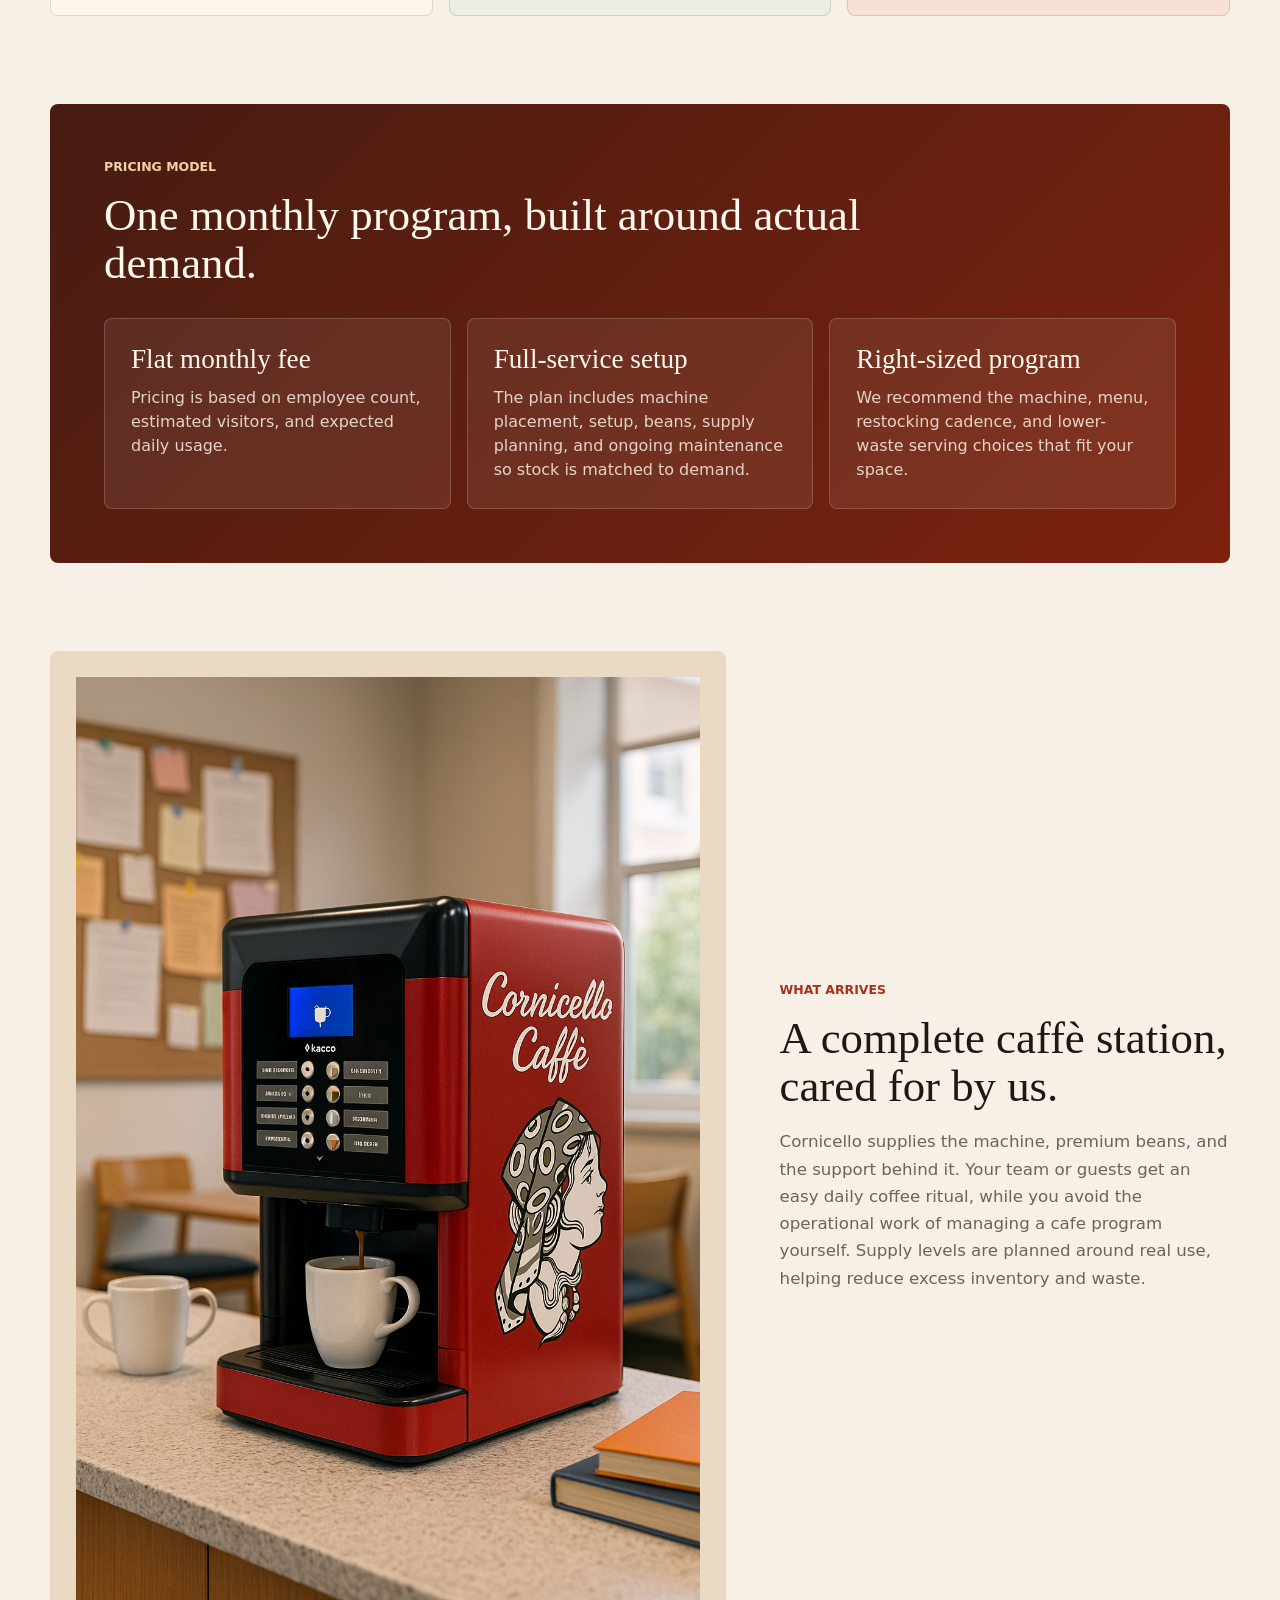
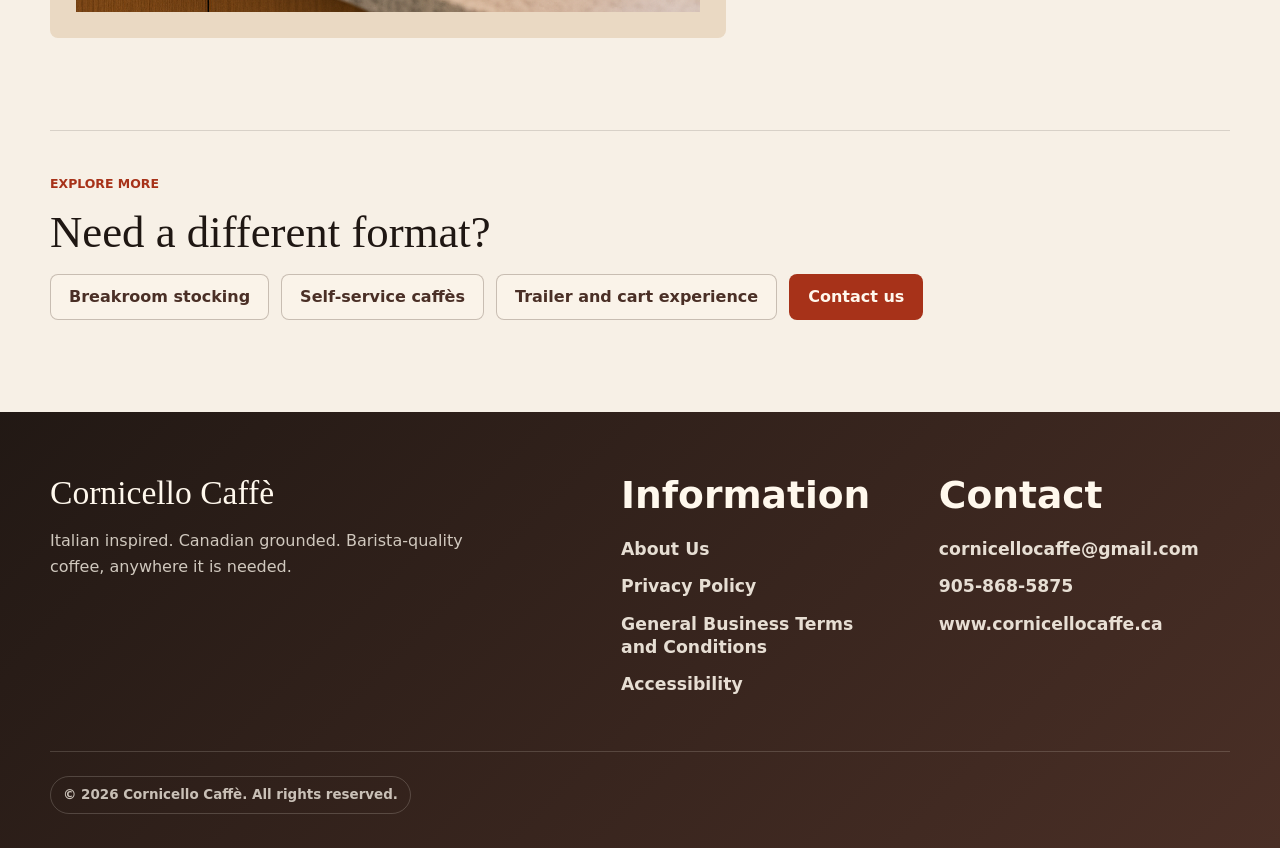
<file: machine-subscriptions.html>
<!doctype html>
<html lang="en">
  <head>
    <meta charset="utf-8">
    <meta name="viewport" content="width=device-width, initial-scale=1">
    <title>Machine Subscriptions | Cornicello Caff&egrave;</title>
    <meta name="description" content="Full-service Cornicello Caffe machine subscriptions for offices, lounges, waiting rooms, and boutique hospitality spaces.">
    <link rel="stylesheet" href="styles.css?v=ux-cleanup-2">
  </head>
  <body class="service-detail-page">
    <header class="site-nav site-nav-page service-detail-nav">
      <a class="wordmark" href="index.html#neighborhood">Cornicello Caff&egrave;</a>
      <nav aria-label="Cornicello navigation">
        <a href="index.html#photo-about">About Us</a>
        <a href="index.html#photo-services">Services</a>
        <a href="index.html#process">How it works</a>
        <a href="index.html#contact">Contact</a>
        <a class="nav-cta" href="index.html?contact=1#contact">Request a quote</a>
      </nav>
    </header>

    <main>
      <section class="service-detail-hero" aria-label="Coffee machine subscription overview">
        <div class="service-detail-copy">
          <a class="breadcrumb" href="index.html#photo-services">Services</a>
          <p class="eyebrow">Workplace coffee</p>
          <h1>Machine subscriptions</h1>
          <p>
            Bring caff&egrave;-quality coffee into your own space with a full-service
            machine program shaped for offices, staff lounges, co-working spaces,
            medical waiting rooms, and boutique hotels, with supply planning that
            helps reduce overstock and avoidable waste.
          </p>
          <div class="hero-actions">
            <a class="button primary" href="index.html?contact=1#contact">Request a quote</a>
            <a class="button secondary" href="index.html?contact=1#contact">Talk to us</a>
          </div>
        </div>
        <figure class="service-detail-photo">
          <img src="assets/cornicello-real-machine-hero.png" alt="Cornicello Caffe red espresso machine serving coffee on a counter">
        </figure>
      </section>

      <section class="service-summary-strip" aria-label="Machine subscription highlights">
        <article>
          <span>Best for</span>
          <strong>Offices, lounges, clinics, hotels, and guest spaces.</strong>
        </article>
        <article>
          <span>Model</span>
          <strong>Flat monthly service fee based on use and traffic.</strong>
        </article>
        <article>
          <span>Included</span>
          <strong>Machine, premium beans, installation, maintenance, and supply planning.</strong>
        </article>
      </section>

      <section class="service-detail-section" aria-label="Machine subscription service options">
        <div>
          <p class="eyebrow">Service options</p>
          <h2>Coffee programs sized to the way your space works.</h2>
        </div>
        <div class="option-grid">
          <article class="option-card">
            <h3>Office lounge</h3>
            <p>A polished everyday setup for teams who want reliable espresso, cappuccino, lattes, and regular coffee on demand.</p>
            <ul>
              <li>Employee coffee access</li>
              <li>Boardroom and guest use</li>
              <li>Simple monthly planning</li>
              <li>Right-sized restocking</li>
            </ul>
          </article>
          <article class="option-card">
            <h3>Guest experience</h3>
            <p>Designed for spaces where coffee becomes part of hospitality, from waiting rooms to showrooms and client lounges.</p>
            <ul>
              <li>Visitor-friendly drink menu</li>
              <li>Premium beans and supplies</li>
              <li>Clean, compact presentation</li>
              <li>Lower-waste supply rhythm</li>
            </ul>
          </article>
          <article class="option-card">
            <h3>Boutique hospitality</h3>
            <p>An elevated program for hotels, private clubs, and premium workspaces that want a memorable branded coffee moment.</p>
            <ul>
              <li>Tailored menu recommendations</li>
              <li>Service rhythm matched to traffic</li>
              <li>Ongoing support from Cornicello</li>
              <li>Thoughtful serving options</li>
            </ul>
          </article>
        </div>
      </section>

      <section class="pricing-section" aria-label="Machine subscription pricing model">
        <div>
          <p class="eyebrow">Pricing model</p>
          <h2>One monthly program, built around actual demand.</h2>
        </div>
        <div class="pricing-grid">
          <article class="pricing-card">
            <h3>Flat monthly fee</h3>
            <p>Pricing is based on employee count, estimated visitors, and expected daily usage.</p>
          </article>
          <article class="pricing-card">
            <h3>Full-service setup</h3>
            <p>The plan includes machine placement, setup, beans, supply planning, and ongoing maintenance so stock is matched to demand.</p>
          </article>
          <article class="pricing-card">
            <h3>Right-sized program</h3>
            <p>We recommend the machine, menu, restocking cadence, and lower-waste serving choices that fit your space.</p>
          </article>
        </div>
      </section>

      <section class="visual-feature" aria-label="Machine subscription product details">
        <figure class="contain">
          <img src="assets/machine-counter.png" alt="Cornicello Caffe branded red coffee machine on a counter">
        </figure>
        <div>
          <p class="eyebrow">What arrives</p>
          <h2>A complete caff&egrave; station, cared for by us.</h2>
          <p>
            Cornicello supplies the machine, premium beans, and the support behind it.
            Your team or guests get an easy daily coffee ritual, while you avoid the
            operational work of managing a cafe program yourself. Supply levels are
            planned around real use, helping reduce excess inventory and waste.
          </p>
        </div>
      </section>

      <section class="related-services" aria-label="Related Cornicello services">
        <p class="eyebrow">Explore more</p>
        <h2>Need a different format?</h2>
        <div class="related-links">
          <a class="button secondary" href="breakroom-stocking.html">Breakroom stocking</a>
          <a class="button secondary" href="self-service-caffes.html">Self-service caff&egrave;s</a>
          <a class="button secondary" href="trailer-cart-experience.html">Trailer and cart experience</a>
          <a class="button primary" href="index.html?contact=1#contact">Contact us</a>
        </div>
      </section>
    </main>

    <footer class="site-footer" aria-label="Cornicello site information">
      <div class="footer-inner">
        <div class="footer-brand">
          <a class="footer-wordmark" href="index.html#neighborhood">Cornicello Caff&egrave;</a>
          <p>Italian inspired. Canadian grounded. Barista-quality coffee, anywhere it is needed.</p>
        </div>
        <nav class="footer-info" aria-label="Information">
          <h2>Information</h2>
          <a href="index.html#photo-about">About Us</a>
          <a href="privacy-policy.html">Privacy Policy</a>
          <a href="terms-and-conditions.html">General Business Terms and Conditions</a>
          <a href="accessibility.html">Accessibility</a>
        </nav>
        <address class="footer-contact" aria-label="Contact information">
          <h2>Contact</h2>
          <a href="mailto:cornicellocaffe@gmail.com">cornicellocaffe@gmail.com</a>
          <a href="tel:+19058685875">905-868-5875</a>
          <a href="https://www.cornicellocaffe.ca">www.cornicellocaffe.ca</a>
        </address>
      </div>
      <div class="footer-bottom" aria-label="Copyright">
        <p class="copyright-stamp">&copy; 2026 Cornicello Caff&egrave;. All rights reserved.</p>
      </div>
    </footer>
  </body>
</html>
</file>
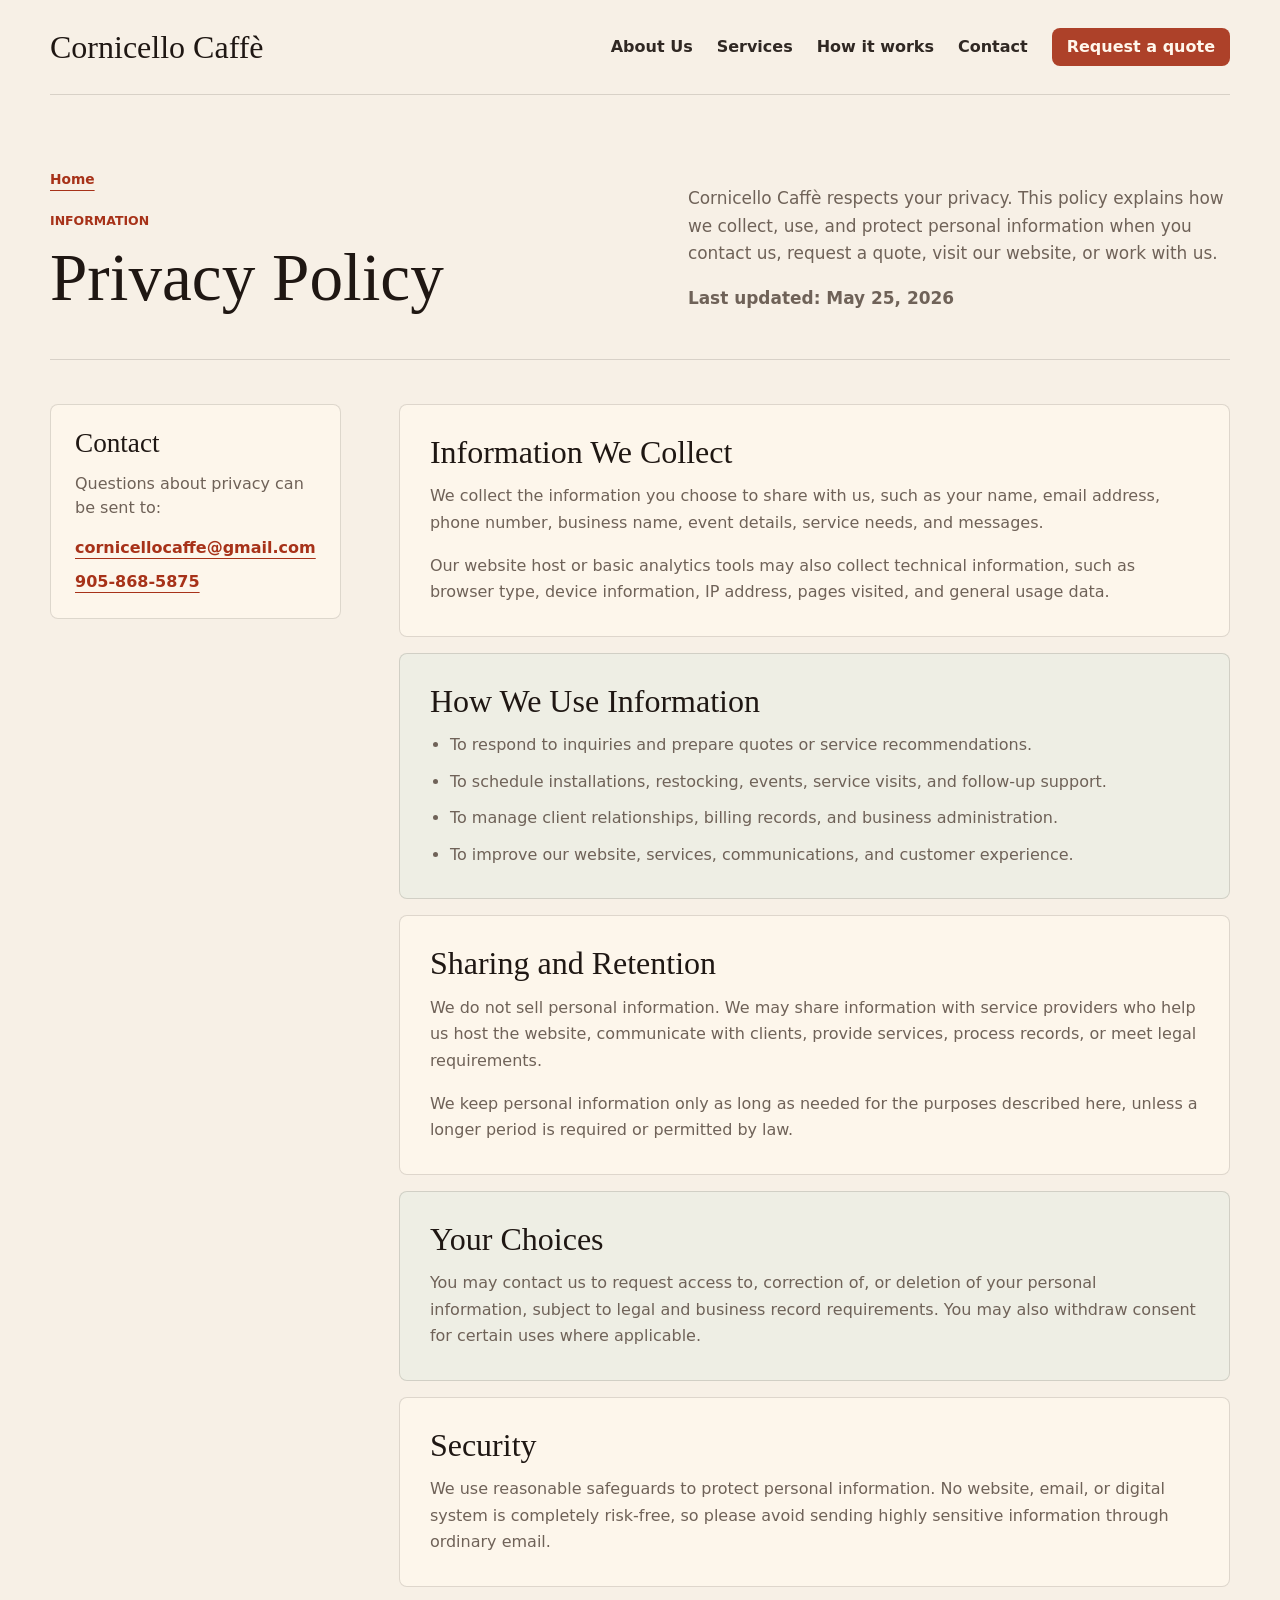
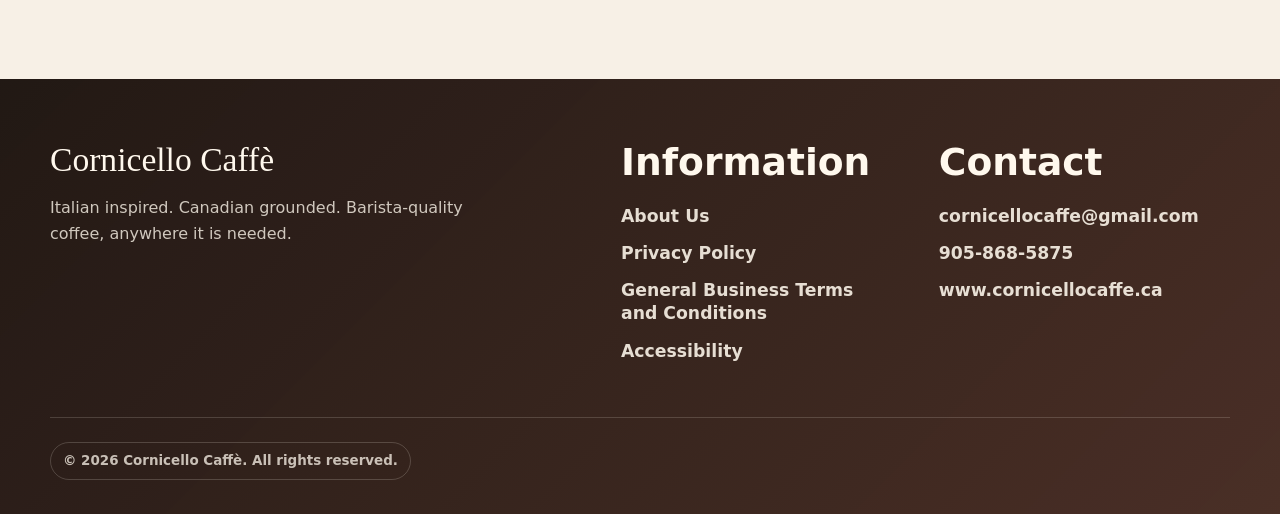
<file: privacy-policy.html>
<!doctype html>
<html lang="en">
  <head>
    <meta charset="utf-8">
    <meta name="viewport" content="width=device-width, initial-scale=1">
    <title>Privacy Policy | Cornicello Caff&egrave;</title>
    <meta name="description" content="Cornicello Caffe privacy policy for website visitors, service inquiries, clients, and event contacts.">
    <link rel="stylesheet" href="styles.css?v=ux-cleanup-2">
  </head>
  <body class="legal-page">
    <header class="site-nav site-nav-page service-detail-nav">
      <a class="wordmark" href="index.html#neighborhood">Cornicello Caff&egrave;</a>
      <nav aria-label="Cornicello navigation">
        <a href="index.html#photo-about">About Us</a>
        <a href="index.html#photo-services">Services</a>
        <a href="index.html#process">How it works</a>
        <a href="index.html#contact">Contact</a>
        <a class="nav-cta" href="index.html?contact=1#contact">Request a quote</a>
      </nav>
    </header>

    <main class="legal-main">
      <section class="legal-hero" aria-label="Privacy policy overview">
        <div>
          <a class="breadcrumb" href="index.html#neighborhood">Home</a>
          <p class="eyebrow">Information</p>
          <h1>Privacy Policy</h1>
        </div>
        <div>
          <p>
            Cornicello Caff&egrave; respects your privacy. This policy explains how we collect,
            use, and protect personal information when you contact us, request a quote,
            visit our website, or work with us.
          </p>
          <p class="legal-updated">Last updated: May 25, 2026</p>
        </div>
      </section>

      <section class="legal-content" aria-label="Privacy policy details">
        <aside class="legal-note">
          <h2>Contact</h2>
          <p>Questions about privacy can be sent to:</p>
          <a href="mailto:cornicellocaffe@gmail.com">cornicellocaffe@gmail.com</a>
          <a href="tel:+19058685875">905-868-5875</a>
        </aside>

        <div class="legal-sections">
          <article class="legal-card">
            <h2>Information We Collect</h2>
            <p>We collect the information you choose to share with us, such as your name, email address, phone number, business name, event details, service needs, and messages.</p>
            <p>Our website host or basic analytics tools may also collect technical information, such as browser type, device information, IP address, pages visited, and general usage data.</p>
          </article>

          <article class="legal-card">
            <h2>How We Use Information</h2>
            <ul>
              <li>To respond to inquiries and prepare quotes or service recommendations.</li>
              <li>To schedule installations, restocking, events, service visits, and follow-up support.</li>
              <li>To manage client relationships, billing records, and business administration.</li>
              <li>To improve our website, services, communications, and customer experience.</li>
            </ul>
          </article>

          <article class="legal-card">
            <h2>Sharing and Retention</h2>
            <p>We do not sell personal information. We may share information with service providers who help us host the website, communicate with clients, provide services, process records, or meet legal requirements.</p>
            <p>We keep personal information only as long as needed for the purposes described here, unless a longer period is required or permitted by law.</p>
          </article>

          <article class="legal-card">
            <h2>Your Choices</h2>
            <p>You may contact us to request access to, correction of, or deletion of your personal information, subject to legal and business record requirements. You may also withdraw consent for certain uses where applicable.</p>
          </article>

          <article class="legal-card">
            <h2>Security</h2>
            <p>We use reasonable safeguards to protect personal information. No website, email, or digital system is completely risk-free, so please avoid sending highly sensitive information through ordinary email.</p>
          </article>
        </div>
      </section>
    </main>

    <footer class="site-footer" aria-label="Cornicello site information">
      <div class="footer-inner">
        <div class="footer-brand">
          <a class="footer-wordmark" href="index.html#neighborhood">Cornicello Caff&egrave;</a>
          <p>Italian inspired. Canadian grounded. Barista-quality coffee, anywhere it is needed.</p>
        </div>
        <nav class="footer-info" aria-label="Information">
          <h2>Information</h2>
          <a href="index.html#photo-about">About Us</a>
          <a href="privacy-policy.html">Privacy Policy</a>
          <a href="terms-and-conditions.html">General Business Terms and Conditions</a>
          <a href="accessibility.html">Accessibility</a>
        </nav>
        <address class="footer-contact" aria-label="Contact information">
          <h2>Contact</h2>
          <a href="mailto:cornicellocaffe@gmail.com">cornicellocaffe@gmail.com</a>
          <a href="tel:+19058685875">905-868-5875</a>
          <a href="https://www.cornicellocaffe.ca">www.cornicellocaffe.ca</a>
        </address>
      </div>
      <div class="footer-bottom" aria-label="Copyright">
        <p class="copyright-stamp">&copy; 2026 Cornicello Caff&egrave;. All rights reserved.</p>
      </div>
    </footer>
  </body>
</html>
</file>
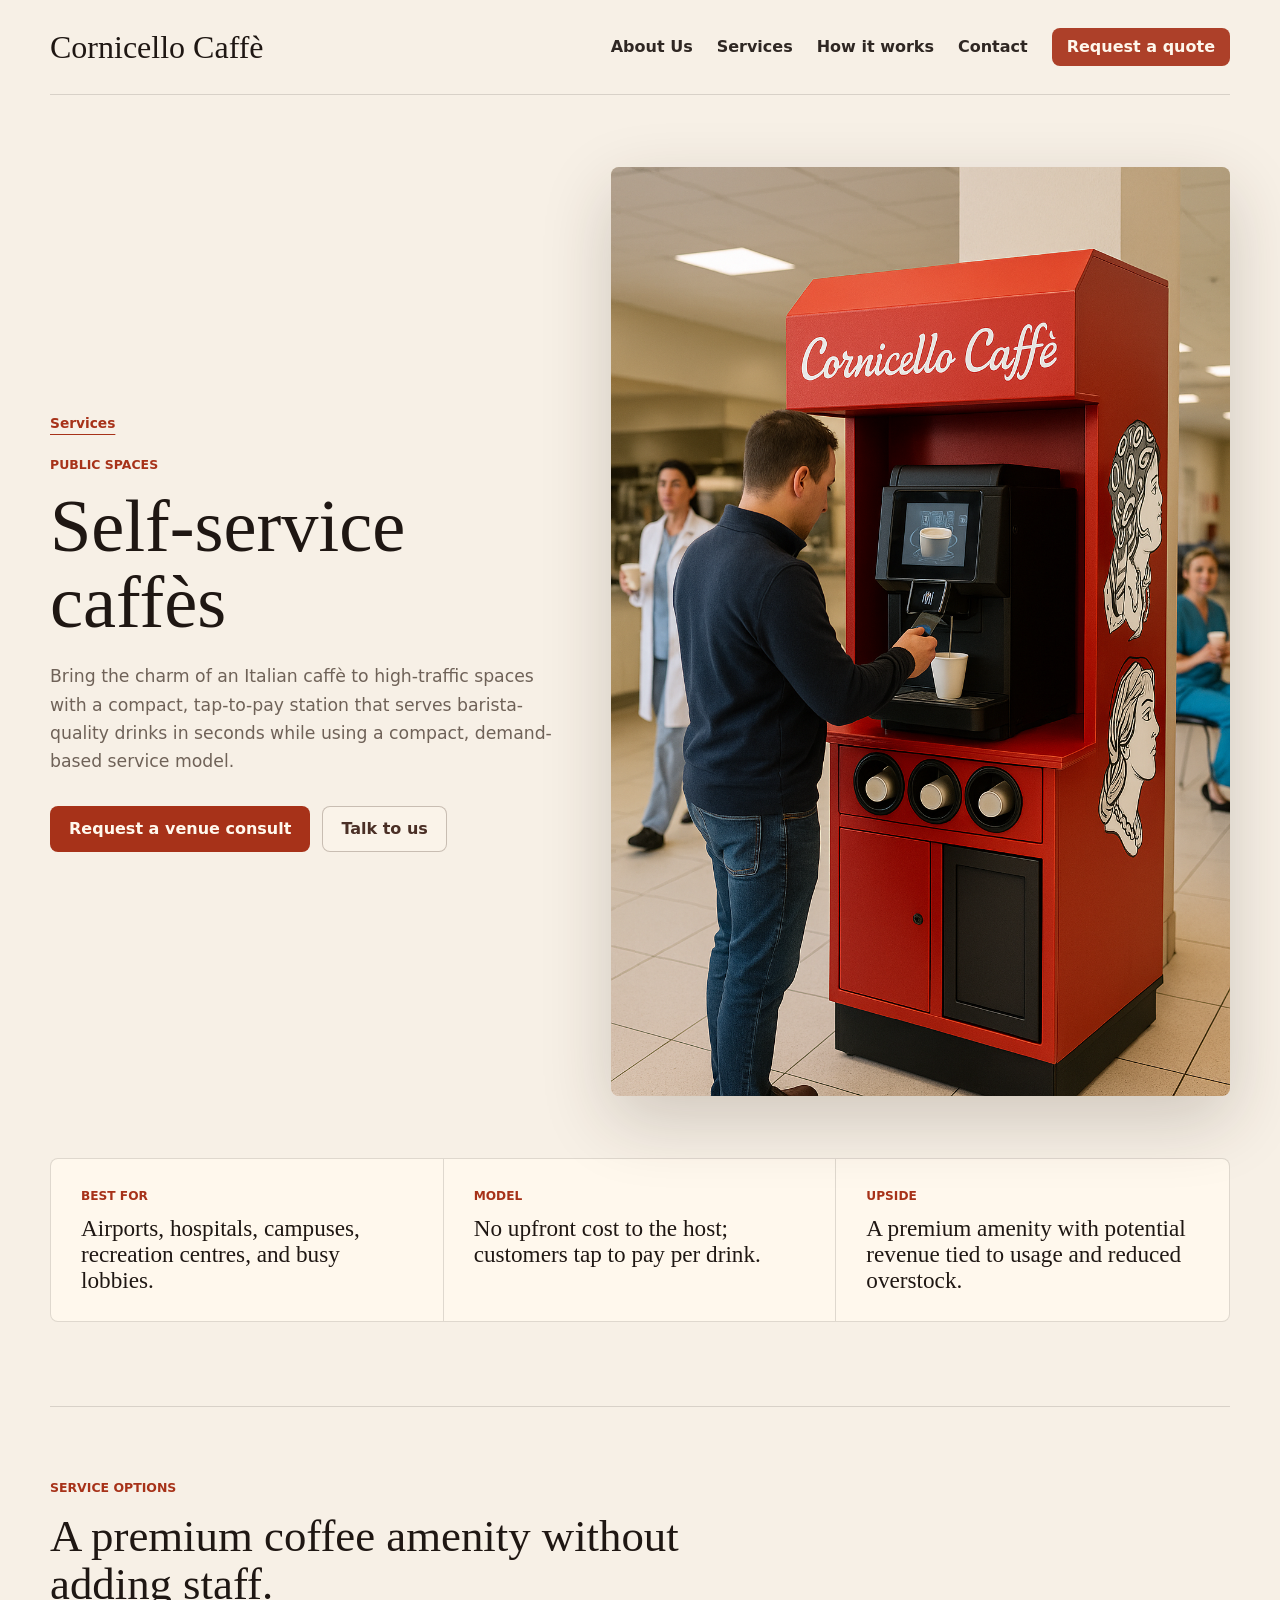
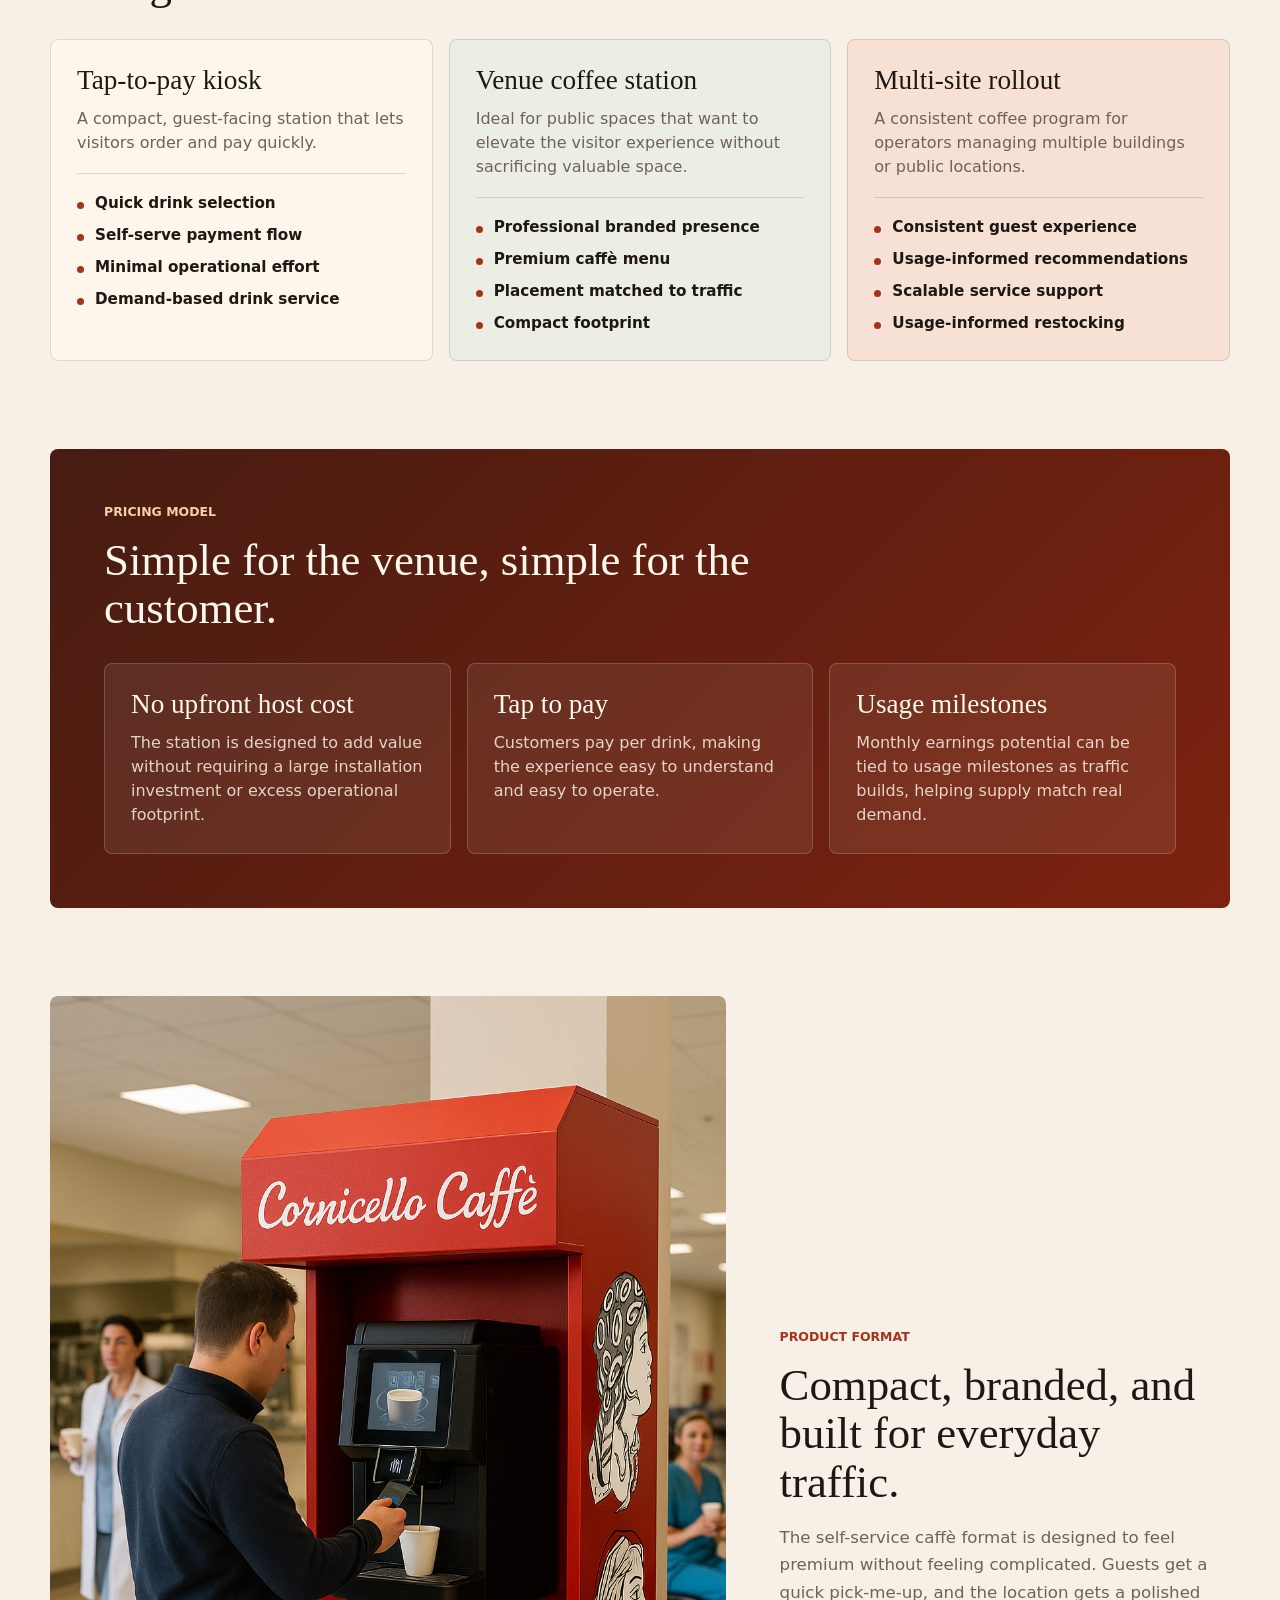
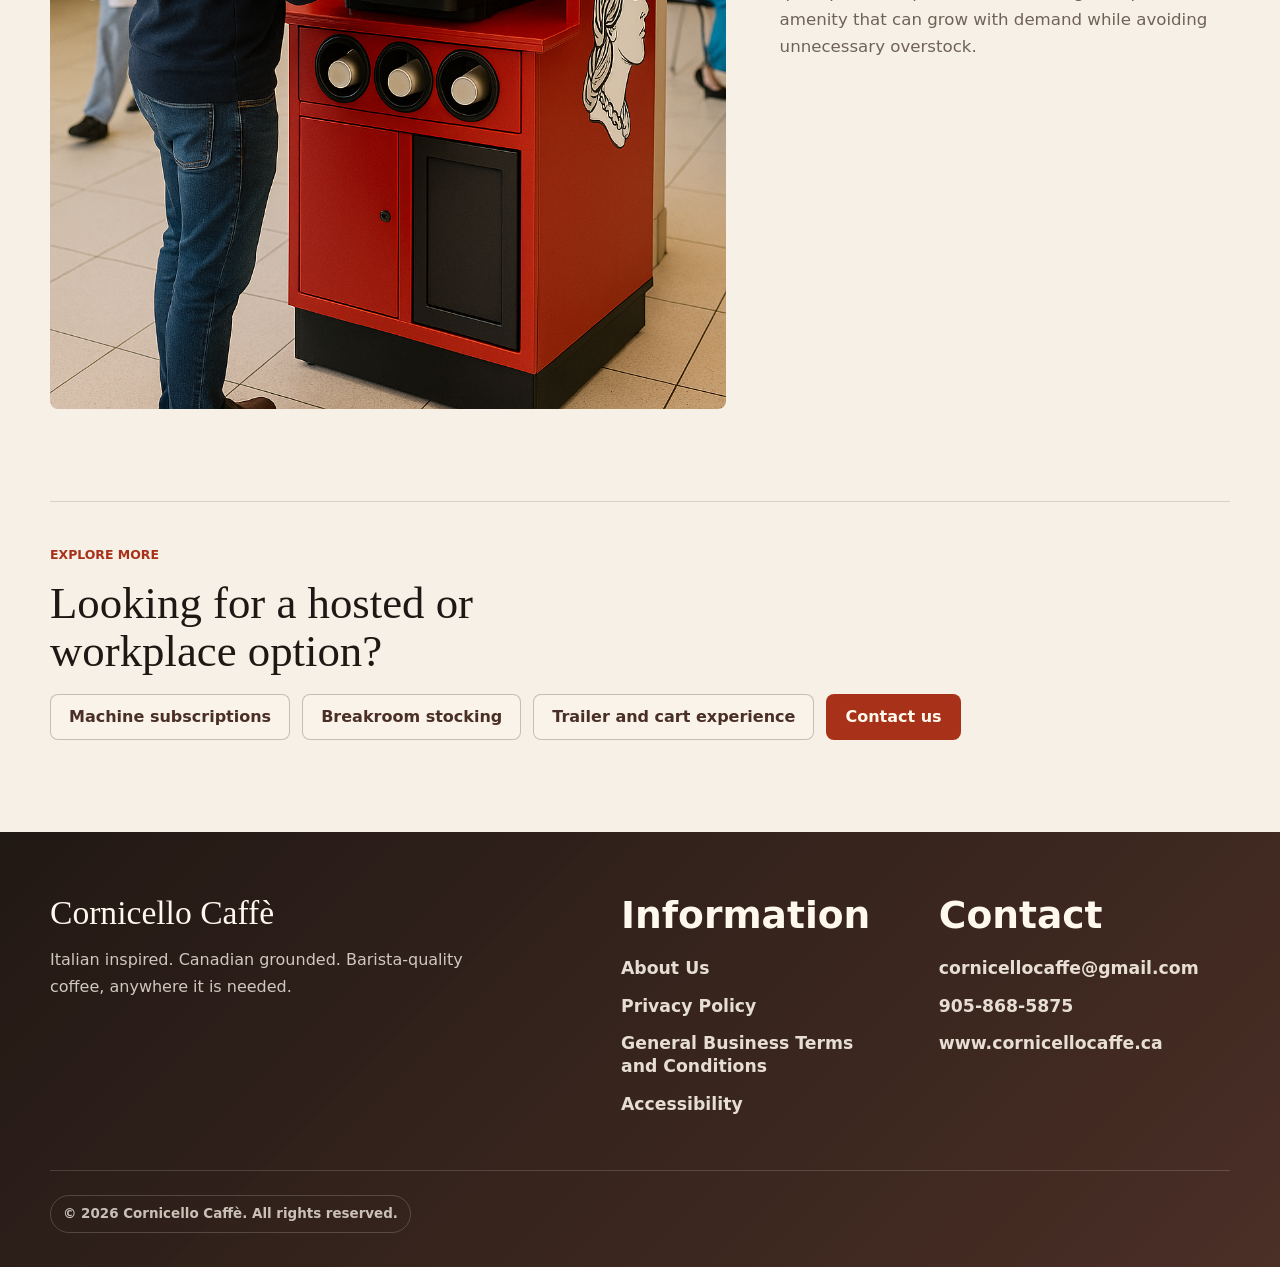
<file: self-service-caffes.html>
<!doctype html>
<html lang="en">
  <head>
    <meta charset="utf-8">
    <meta name="viewport" content="width=device-width, initial-scale=1">
    <title>Self-Service Caff&egrave;s | Cornicello Caff&egrave;</title>
    <meta name="description" content="Cornicello Caffe self-service coffee stations for high-traffic venues, public spaces, campuses, and lobbies.">
    <link rel="stylesheet" href="styles.css?v=ux-cleanup-2">
  </head>
  <body class="service-detail-page">
    <header class="site-nav site-nav-page service-detail-nav">
      <a class="wordmark" href="index.html#neighborhood">Cornicello Caff&egrave;</a>
      <nav aria-label="Cornicello navigation">
        <a href="index.html#photo-about">About Us</a>
        <a href="index.html#photo-services">Services</a>
        <a href="index.html#process">How it works</a>
        <a href="index.html#contact">Contact</a>
        <a class="nav-cta" href="index.html?contact=1#contact">Request a quote</a>
      </nav>
    </header>

    <main>
      <section class="service-detail-hero" aria-label="Self-service caffes overview">
        <div class="service-detail-copy">
          <a class="breadcrumb" href="index.html#photo-services">Services</a>
          <p class="eyebrow">Public spaces</p>
          <h1>Self-service caff&egrave;s</h1>
          <p>
            Bring the charm of an Italian caff&egrave; to high-traffic spaces with a compact,
            tap-to-pay station that serves barista-quality drinks in seconds while
            using a compact, demand-based service model.
          </p>
          <div class="hero-actions">
            <a class="button primary" href="index.html?contact=1#contact">Request a venue consult</a>
            <a class="button secondary" href="index.html?contact=1#contact">Talk to us</a>
          </div>
        </div>
        <figure class="service-detail-photo">
          <img src="assets/machine-service.png" alt="Cornicello Caffe self-service kiosk in a public venue">
        </figure>
      </section>

      <section class="service-summary-strip" aria-label="Self-service caffes highlights">
        <article>
          <span>Best for</span>
          <strong>Airports, hospitals, campuses, recreation centres, and busy lobbies.</strong>
        </article>
        <article>
          <span>Model</span>
          <strong>No upfront cost to the host; customers tap to pay per drink.</strong>
        </article>
        <article>
          <span>Upside</span>
          <strong>A premium amenity with potential revenue tied to usage and reduced overstock.</strong>
        </article>
      </section>

      <section class="service-detail-section" aria-label="Self-service caffes options">
        <div>
          <p class="eyebrow">Service options</p>
          <h2>A premium coffee amenity without adding staff.</h2>
        </div>
        <div class="option-grid">
          <article class="option-card">
            <h3>Tap-to-pay kiosk</h3>
            <p>A compact, guest-facing station that lets visitors order and pay quickly.</p>
            <ul>
              <li>Quick drink selection</li>
              <li>Self-serve payment flow</li>
              <li>Minimal operational effort</li>
              <li>Demand-based drink service</li>
            </ul>
          </article>
          <article class="option-card">
            <h3>Venue coffee station</h3>
            <p>Ideal for public spaces that want to elevate the visitor experience without sacrificing valuable space.</p>
            <ul>
              <li>Professional branded presence</li>
              <li>Premium caff&egrave; menu</li>
              <li>Placement matched to traffic</li>
              <li>Compact footprint</li>
            </ul>
          </article>
          <article class="option-card">
            <h3>Multi-site rollout</h3>
            <p>A consistent coffee program for operators managing multiple buildings or public locations.</p>
            <ul>
              <li>Consistent guest experience</li>
              <li>Usage-informed recommendations</li>
              <li>Scalable service support</li>
              <li>Usage-informed restocking</li>
            </ul>
          </article>
        </div>
      </section>

      <section class="pricing-section" aria-label="Self-service caffes pricing model">
        <div>
          <p class="eyebrow">Pricing model</p>
          <h2>Simple for the venue, simple for the customer.</h2>
        </div>
        <div class="pricing-grid">
          <article class="pricing-card">
            <h3>No upfront host cost</h3>
            <p>The station is designed to add value without requiring a large installation investment or excess operational footprint.</p>
          </article>
          <article class="pricing-card">
            <h3>Tap to pay</h3>
            <p>Customers pay per drink, making the experience easy to understand and easy to operate.</p>
          </article>
          <article class="pricing-card">
            <h3>Usage milestones</h3>
            <p>Monthly earnings potential can be tied to usage milestones as traffic builds, helping supply match real demand.</p>
          </article>
        </div>
      </section>

      <section class="visual-feature" aria-label="Self-service product details">
        <figure>
          <img src="assets/machine-service.png" alt="Cornicello Caffe self-service coffee station in a public venue">
        </figure>
        <div>
          <p class="eyebrow">Product format</p>
          <h2>Compact, branded, and built for everyday traffic.</h2>
          <p>
            The self-service caff&egrave; format is designed to feel premium without feeling
            complicated. Guests get a quick pick-me-up, and the location gets a polished
            amenity that can grow with demand while avoiding unnecessary overstock.
          </p>
        </div>
      </section>

      <section class="related-services" aria-label="Related Cornicello services">
        <p class="eyebrow">Explore more</p>
        <h2>Looking for a hosted or workplace option?</h2>
        <div class="related-links">
          <a class="button secondary" href="machine-subscriptions.html">Machine subscriptions</a>
          <a class="button secondary" href="breakroom-stocking.html">Breakroom stocking</a>
          <a class="button secondary" href="trailer-cart-experience.html">Trailer and cart experience</a>
          <a class="button primary" href="index.html?contact=1#contact">Contact us</a>
        </div>
      </section>
    </main>

    <footer class="site-footer" aria-label="Cornicello site information">
      <div class="footer-inner">
        <div class="footer-brand">
          <a class="footer-wordmark" href="index.html#neighborhood">Cornicello Caff&egrave;</a>
          <p>Italian inspired. Canadian grounded. Barista-quality coffee, anywhere it is needed.</p>
        </div>
        <nav class="footer-info" aria-label="Information">
          <h2>Information</h2>
          <a href="index.html#photo-about">About Us</a>
          <a href="privacy-policy.html">Privacy Policy</a>
          <a href="terms-and-conditions.html">General Business Terms and Conditions</a>
          <a href="accessibility.html">Accessibility</a>
        </nav>
        <address class="footer-contact" aria-label="Contact information">
          <h2>Contact</h2>
          <a href="mailto:cornicellocaffe@gmail.com">cornicellocaffe@gmail.com</a>
          <a href="tel:+19058685875">905-868-5875</a>
          <a href="https://www.cornicellocaffe.ca">www.cornicellocaffe.ca</a>
        </address>
      </div>
      <div class="footer-bottom" aria-label="Copyright">
        <p class="copyright-stamp">&copy; 2026 Cornicello Caff&egrave;. All rights reserved.</p>
      </div>
    </footer>
  </body>
</html>
</file>
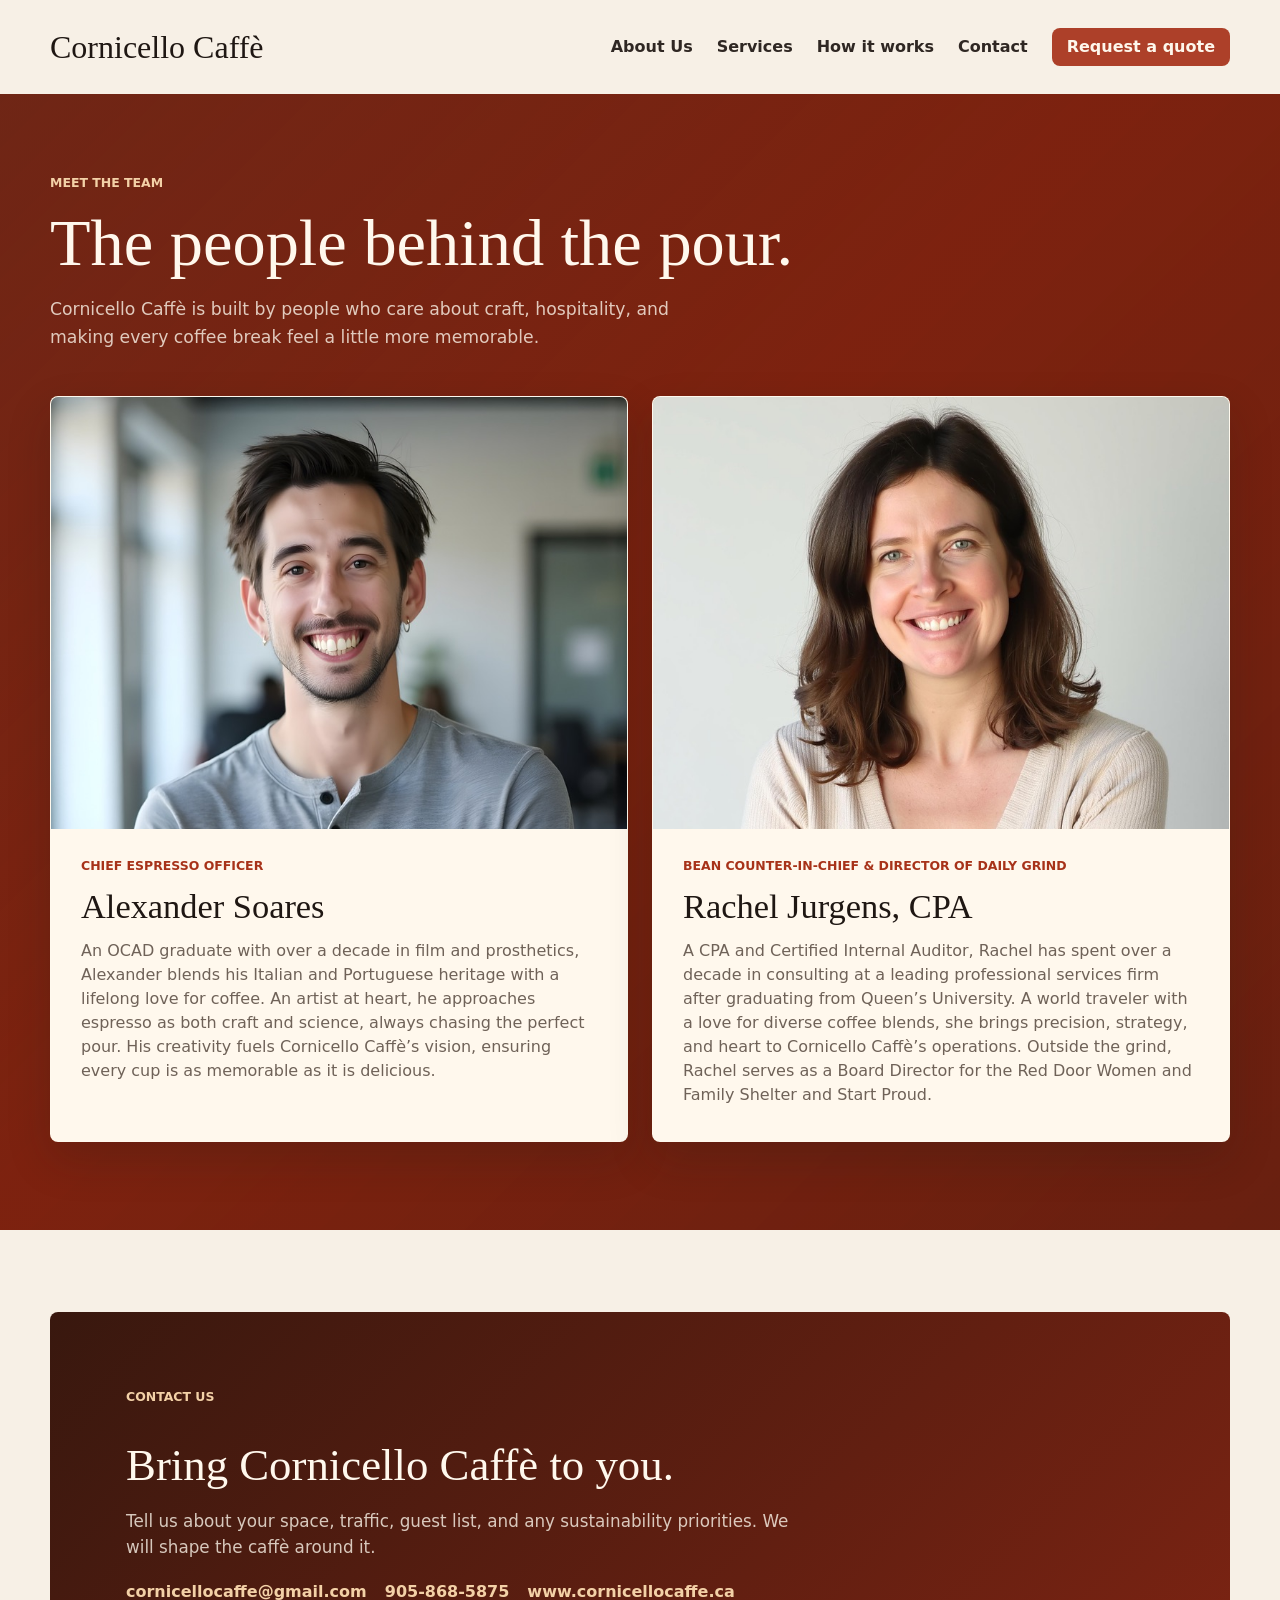
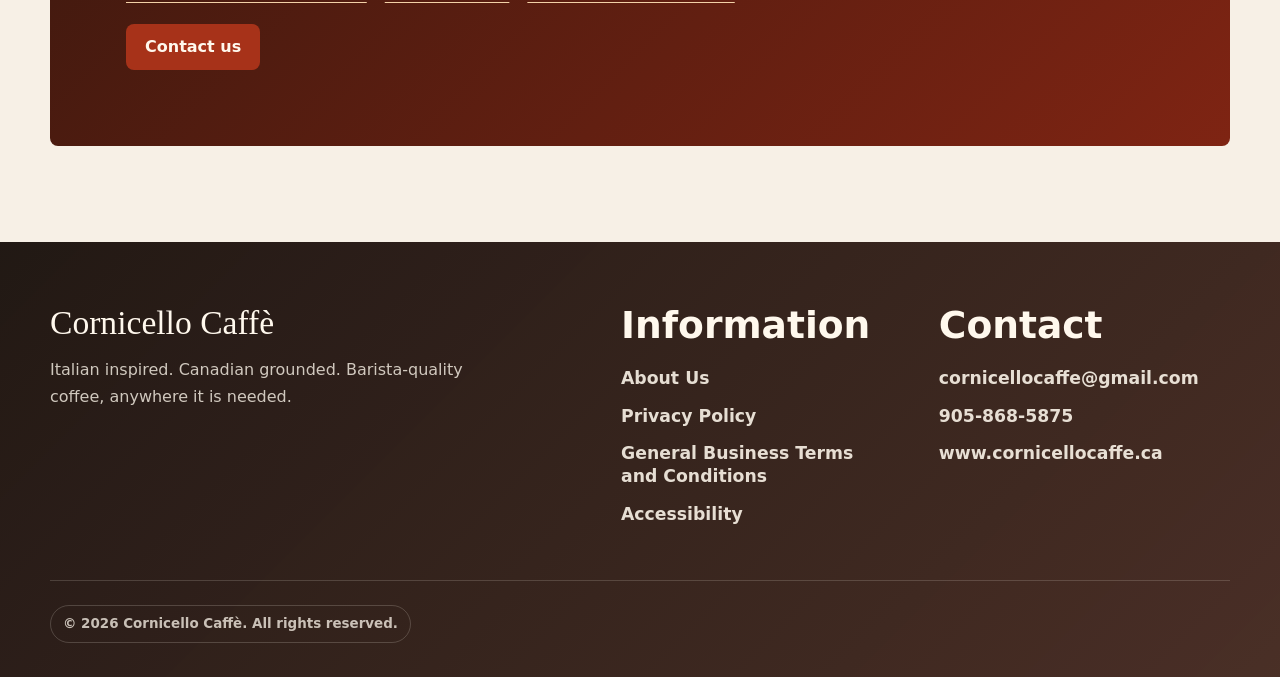
<file: team.html>
<!doctype html>
<html lang="en">
  <head>
    <meta charset="utf-8">
    <meta name="viewport" content="width=device-width, initial-scale=1">
    <title>Team | Cornicello Caff&egrave;</title>
    <meta name="description" content="Meet the people behind Cornicello Caff&egrave;.">
    <link rel="stylesheet" href="styles.css?v=ux-cleanup-2">
    <script src="script.js?v=contact-panel" defer></script>
  </head>
  <body class="team-page">
    <header class="site-nav site-nav-page">
      <a class="wordmark" href="index.html#neighborhood">Cornicello Caff&egrave;</a>
      <nav aria-label="Cornicello navigation">
        <a href="index.html#photo-about">About Us</a>
        <a href="index.html#photo-services">Services</a>
        <a href="index.html#process">How it works</a>
        <a href="index.html#contact">Contact</a>
        <a class="nav-cta" href="index.html?contact=1#contact">Request a quote</a>
      </nav>
    </header>

    <main>
      <section class="team-section team-page-section" id="team" aria-label="Cornicello Caffe team">
        <div class="team-header">
          <p class="eyebrow">Meet the team</p>
          <h1>The people behind the pour.</h1>
          <p>
            Cornicello Caff&egrave; is built by people who care about craft, hospitality,
            and making every coffee break feel a little more memorable.
          </p>
        </div>

        <div class="team-grid">
          <article class="team-card">
            <figure class="team-photo">
              <img src="assets/team-alexander.jpeg" alt="Alexander Soares smiling in a grey shirt">
            </figure>
            <div class="team-copy">
              <p class="team-role">Chief Espresso Officer</p>
              <h2>Alexander Soares</h2>
              <p>
                An OCAD graduate with over a decade in film and prosthetics, Alexander blends
                his Italian and Portuguese heritage with a lifelong love for coffee. An artist
                at heart, he approaches espresso as both craft and science, always chasing the
                perfect pour. His creativity fuels Cornicello Caff&egrave;&rsquo;s vision, ensuring
                every cup is as memorable as it is delicious.
              </p>
            </div>
          </article>

          <article class="team-card">
            <figure class="team-photo">
              <img src="assets/team-rachel.jpeg" alt="Rachel Jurgens smiling in a cream sweater">
            </figure>
            <div class="team-copy">
              <p class="team-role">Bean Counter-in-Chief &amp; Director of Daily Grind</p>
              <h2>Rachel Jurgens, CPA</h2>
              <p>
                A CPA and Certified Internal Auditor, Rachel has spent over a decade in consulting
                at a leading professional services firm after graduating from Queen&rsquo;s University.
                A world traveler with a love for diverse coffee blends, she brings precision,
                strategy, and heart to Cornicello Caff&egrave;&rsquo;s operations. Outside the grind,
                Rachel serves as a Board Director for the Red Door Women and Family Shelter and
                Start Proud.
              </p>
            </div>
          </article>
        </div>
      </section>

      <section class="closing-band" id="contact" aria-label="Book Cornicello Caffe">
        <p class="eyebrow">Contact us</p>
        <h2>Bring Cornicello Caff&egrave; to you.</h2>
        <p>Tell us about your space, traffic, guest list, and any sustainability priorities. We will shape the caff&egrave; around it.</p>
        <div class="contact-details" aria-label="Cornicello Caffe contact details">
          <a href="mailto:cornicellocaffe@gmail.com">cornicellocaffe@gmail.com</a>
          <a href="tel:+19058685875">905-868-5875</a>
          <a href="https://www.cornicellocaffe.ca">www.cornicellocaffe.ca</a>
        </div>
        <button class="button primary" type="button" data-contact-trigger aria-expanded="false" aria-controls="contact-options">Contact us</button>
        <div class="contact-panel" id="contact-options" tabindex="-1" hidden>
          <h3>Start with a few details.</h3>
          <p>
            Tell us which service you are interested in, where you are located,
            the employee, visitor, or guest count you have in mind, and any
            lower-waste serving preferences.
          </p>
          <div class="contact-actions">
            <a class="button secondary" href="mailto:cornicellocaffe@gmail.com?subject=Cornicello%20Caff%C3%A8%20inquiry">Open email</a>
            <a class="button secondary" href="tel:+19058685875">Call us</a>
            <button class="button secondary" type="button" data-copy-email>Copy email</button>
          </div>
          <p class="copy-status" aria-live="polite"></p>
        </div>
      </section>
    </main>

    <footer class="site-footer" aria-label="Cornicello site information">
      <div class="footer-inner">
        <div class="footer-brand">
          <a class="footer-wordmark" href="index.html#neighborhood">Cornicello Caff&egrave;</a>
          <p>Italian inspired. Canadian grounded. Barista-quality coffee, anywhere it is needed.</p>
        </div>
        <nav class="footer-info" aria-label="Information">
          <h2>Information</h2>
          <a href="index.html#photo-about">About Us</a>
          <a href="privacy-policy.html">Privacy Policy</a>
          <a href="terms-and-conditions.html">General Business Terms and Conditions</a>
          <a href="accessibility.html">Accessibility</a>
        </nav>
        <address class="footer-contact" aria-label="Contact information">
          <h2>Contact</h2>
          <a href="mailto:cornicellocaffe@gmail.com">cornicellocaffe@gmail.com</a>
          <a href="tel:+19058685875">905-868-5875</a>
          <a href="https://www.cornicellocaffe.ca">www.cornicellocaffe.ca</a>
        </address>
      </div>
      <div class="footer-bottom" aria-label="Copyright">
        <p class="copyright-stamp">&copy; 2026 Cornicello Caff&egrave;. All rights reserved.</p>
      </div>
    </footer>
  </body>
</html>
</file>
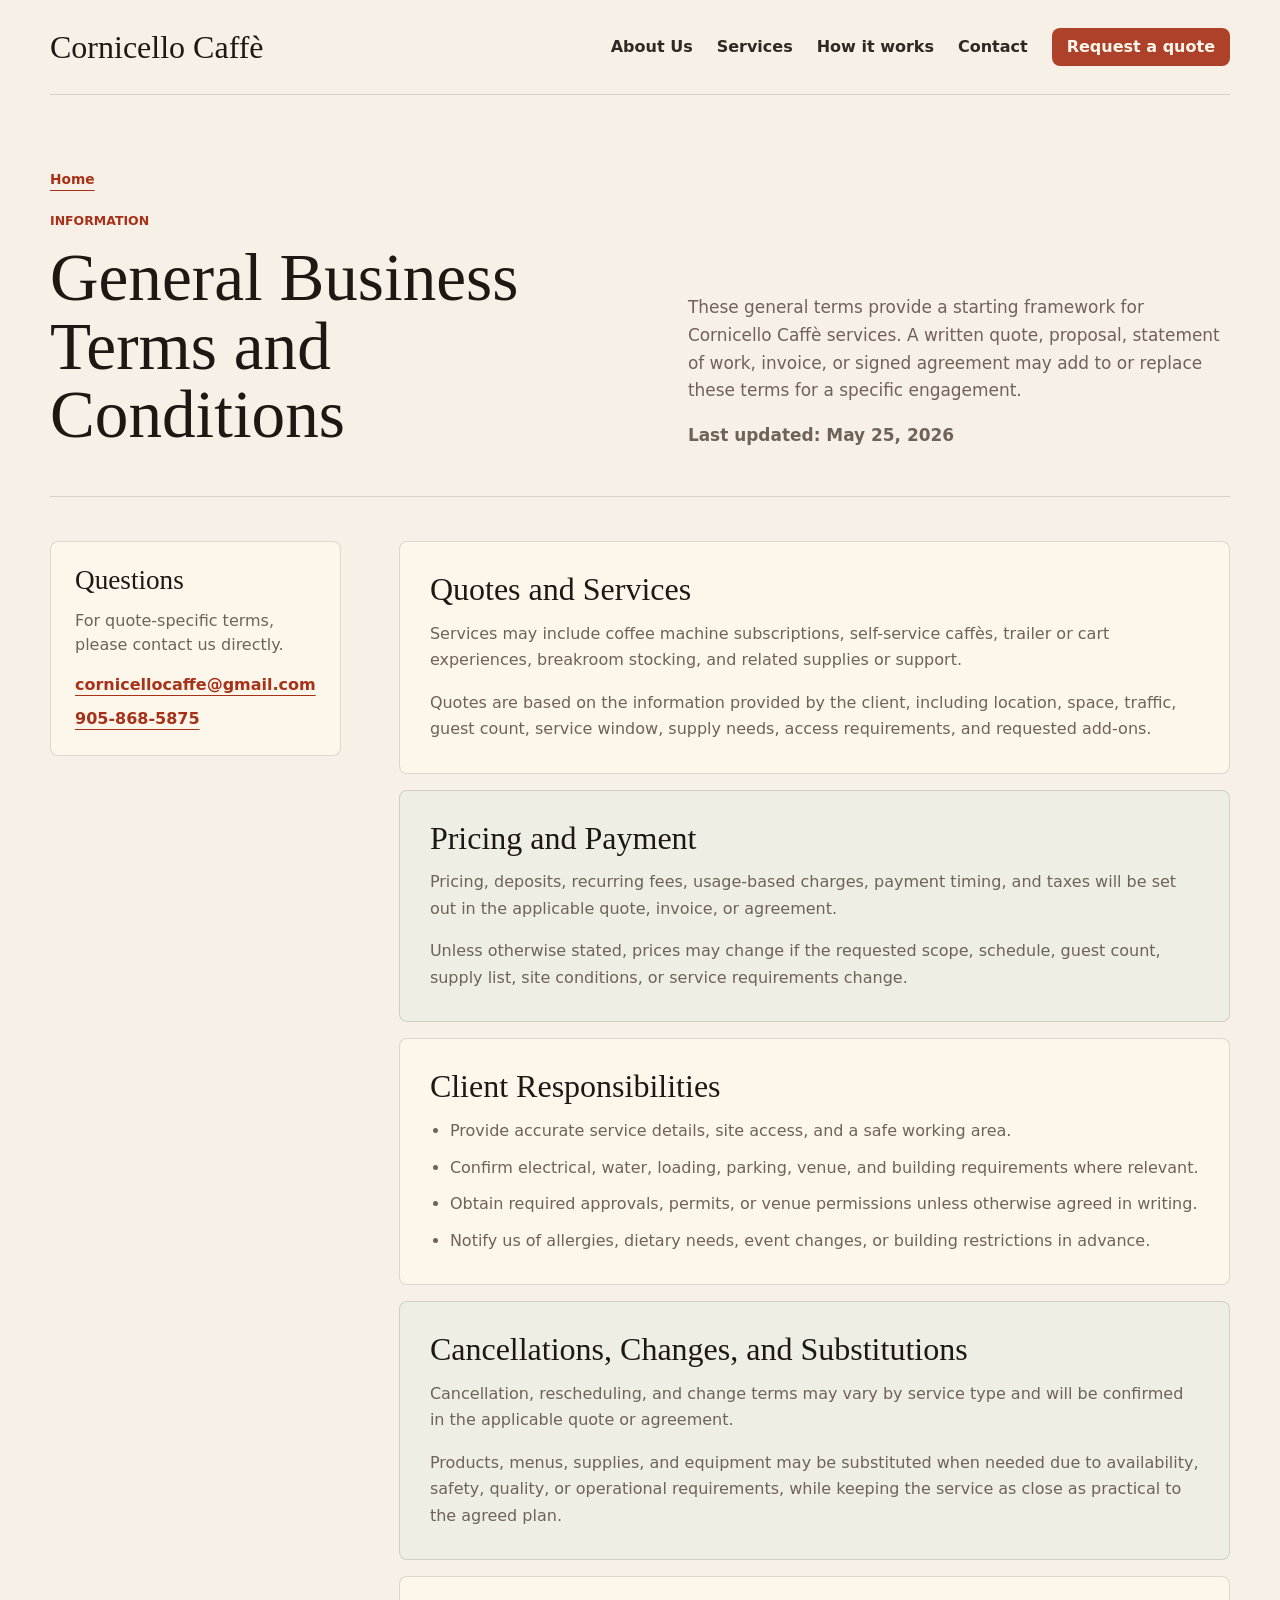
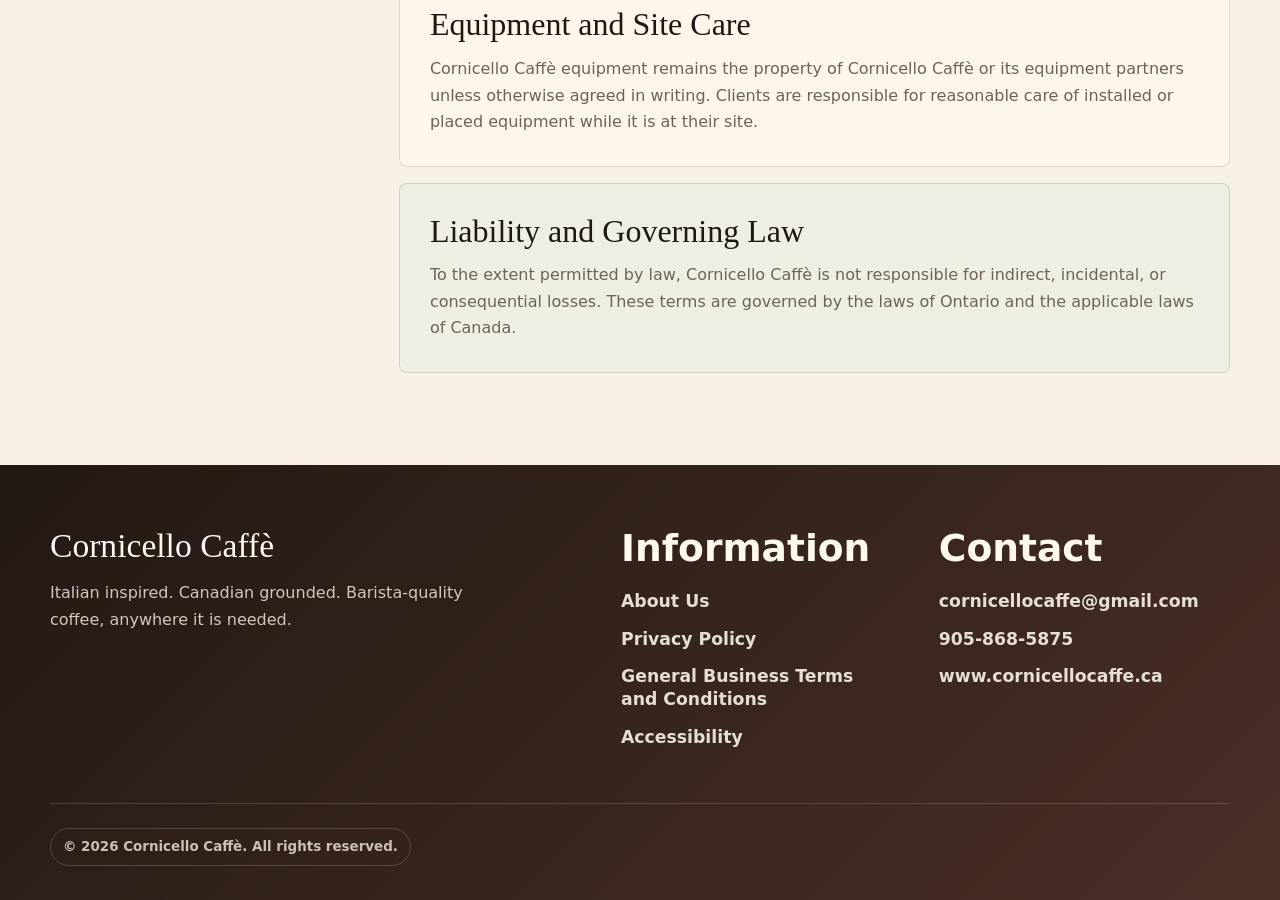
<file: terms-and-conditions.html>
<!doctype html>
<html lang="en">
  <head>
    <meta charset="utf-8">
    <meta name="viewport" content="width=device-width, initial-scale=1">
    <title>General Business Terms and Conditions | Cornicello Caff&egrave;</title>
    <meta name="description" content="General business terms and conditions for Cornicello Caffe service inquiries, quotes, workplace coffee programs, events, and breakroom stocking.">
    <link rel="stylesheet" href="styles.css?v=ux-cleanup-2">
  </head>
  <body class="legal-page">
    <header class="site-nav site-nav-page service-detail-nav">
      <a class="wordmark" href="index.html#neighborhood">Cornicello Caff&egrave;</a>
      <nav aria-label="Cornicello navigation">
        <a href="index.html#photo-about">About Us</a>
        <a href="index.html#photo-services">Services</a>
        <a href="index.html#process">How it works</a>
        <a href="index.html#contact">Contact</a>
        <a class="nav-cta" href="index.html?contact=1#contact">Request a quote</a>
      </nav>
    </header>

    <main class="legal-main">
      <section class="legal-hero" aria-label="Terms overview">
        <div>
          <a class="breadcrumb" href="index.html#neighborhood">Home</a>
          <p class="eyebrow">Information</p>
          <h1>General Business Terms and Conditions</h1>
        </div>
        <div>
          <p>
            These general terms provide a starting framework for Cornicello Caff&egrave;
            services. A written quote, proposal, statement of work, invoice, or signed
            agreement may add to or replace these terms for a specific engagement.
          </p>
          <p class="legal-updated">Last updated: May 25, 2026</p>
        </div>
      </section>

      <section class="legal-content" aria-label="Business terms details">
        <aside class="legal-note">
          <h2>Questions</h2>
          <p>For quote-specific terms, please contact us directly.</p>
          <a href="mailto:cornicellocaffe@gmail.com">cornicellocaffe@gmail.com</a>
          <a href="tel:+19058685875">905-868-5875</a>
        </aside>

        <div class="legal-sections">
          <article class="legal-card">
            <h2>Quotes and Services</h2>
            <p>Services may include coffee machine subscriptions, self-service caff&egrave;s, trailer or cart experiences, breakroom stocking, and related supplies or support.</p>
            <p>Quotes are based on the information provided by the client, including location, space, traffic, guest count, service window, supply needs, access requirements, and requested add-ons.</p>
          </article>

          <article class="legal-card">
            <h2>Pricing and Payment</h2>
            <p>Pricing, deposits, recurring fees, usage-based charges, payment timing, and taxes will be set out in the applicable quote, invoice, or agreement.</p>
            <p>Unless otherwise stated, prices may change if the requested scope, schedule, guest count, supply list, site conditions, or service requirements change.</p>
          </article>

          <article class="legal-card">
            <h2>Client Responsibilities</h2>
            <ul>
              <li>Provide accurate service details, site access, and a safe working area.</li>
              <li>Confirm electrical, water, loading, parking, venue, and building requirements where relevant.</li>
              <li>Obtain required approvals, permits, or venue permissions unless otherwise agreed in writing.</li>
              <li>Notify us of allergies, dietary needs, event changes, or building restrictions in advance.</li>
            </ul>
          </article>

          <article class="legal-card">
            <h2>Cancellations, Changes, and Substitutions</h2>
            <p>Cancellation, rescheduling, and change terms may vary by service type and will be confirmed in the applicable quote or agreement.</p>
            <p>Products, menus, supplies, and equipment may be substituted when needed due to availability, safety, quality, or operational requirements, while keeping the service as close as practical to the agreed plan.</p>
          </article>

          <article class="legal-card">
            <h2>Equipment and Site Care</h2>
            <p>Cornicello Caff&egrave; equipment remains the property of Cornicello Caff&egrave; or its equipment partners unless otherwise agreed in writing. Clients are responsible for reasonable care of installed or placed equipment while it is at their site.</p>
          </article>

          <article class="legal-card">
            <h2>Liability and Governing Law</h2>
            <p>To the extent permitted by law, Cornicello Caff&egrave; is not responsible for indirect, incidental, or consequential losses. These terms are governed by the laws of Ontario and the applicable laws of Canada.</p>
          </article>
        </div>
      </section>
    </main>

    <footer class="site-footer" aria-label="Cornicello site information">
      <div class="footer-inner">
        <div class="footer-brand">
          <a class="footer-wordmark" href="index.html#neighborhood">Cornicello Caff&egrave;</a>
          <p>Italian inspired. Canadian grounded. Barista-quality coffee, anywhere it is needed.</p>
        </div>
        <nav class="footer-info" aria-label="Information">
          <h2>Information</h2>
          <a href="index.html#photo-about">About Us</a>
          <a href="privacy-policy.html">Privacy Policy</a>
          <a href="terms-and-conditions.html">General Business Terms and Conditions</a>
          <a href="accessibility.html">Accessibility</a>
        </nav>
        <address class="footer-contact" aria-label="Contact information">
          <h2>Contact</h2>
          <a href="mailto:cornicellocaffe@gmail.com">cornicellocaffe@gmail.com</a>
          <a href="tel:+19058685875">905-868-5875</a>
          <a href="https://www.cornicellocaffe.ca">www.cornicellocaffe.ca</a>
        </address>
      </div>
      <div class="footer-bottom" aria-label="Copyright">
        <p class="copyright-stamp">&copy; 2026 Cornicello Caff&egrave;. All rights reserved.</p>
      </div>
    </footer>
  </body>
</html>
</file>
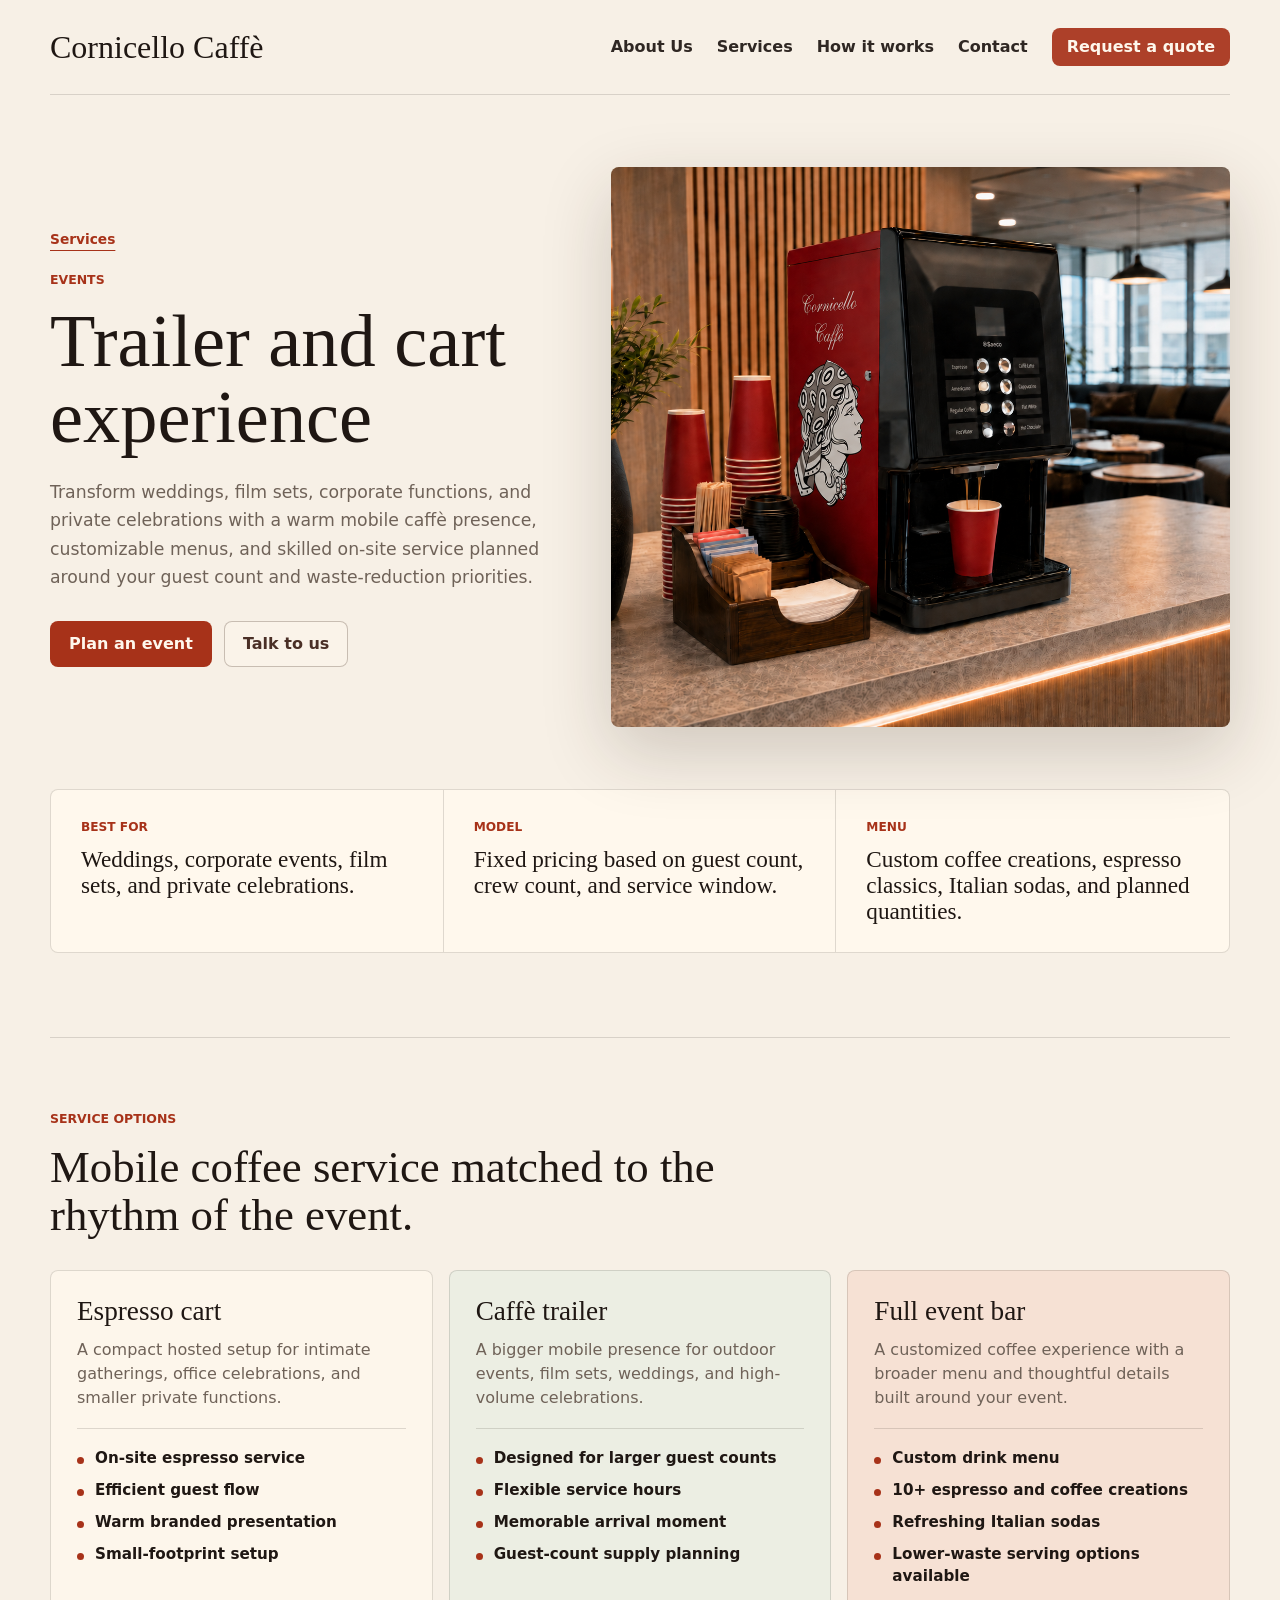
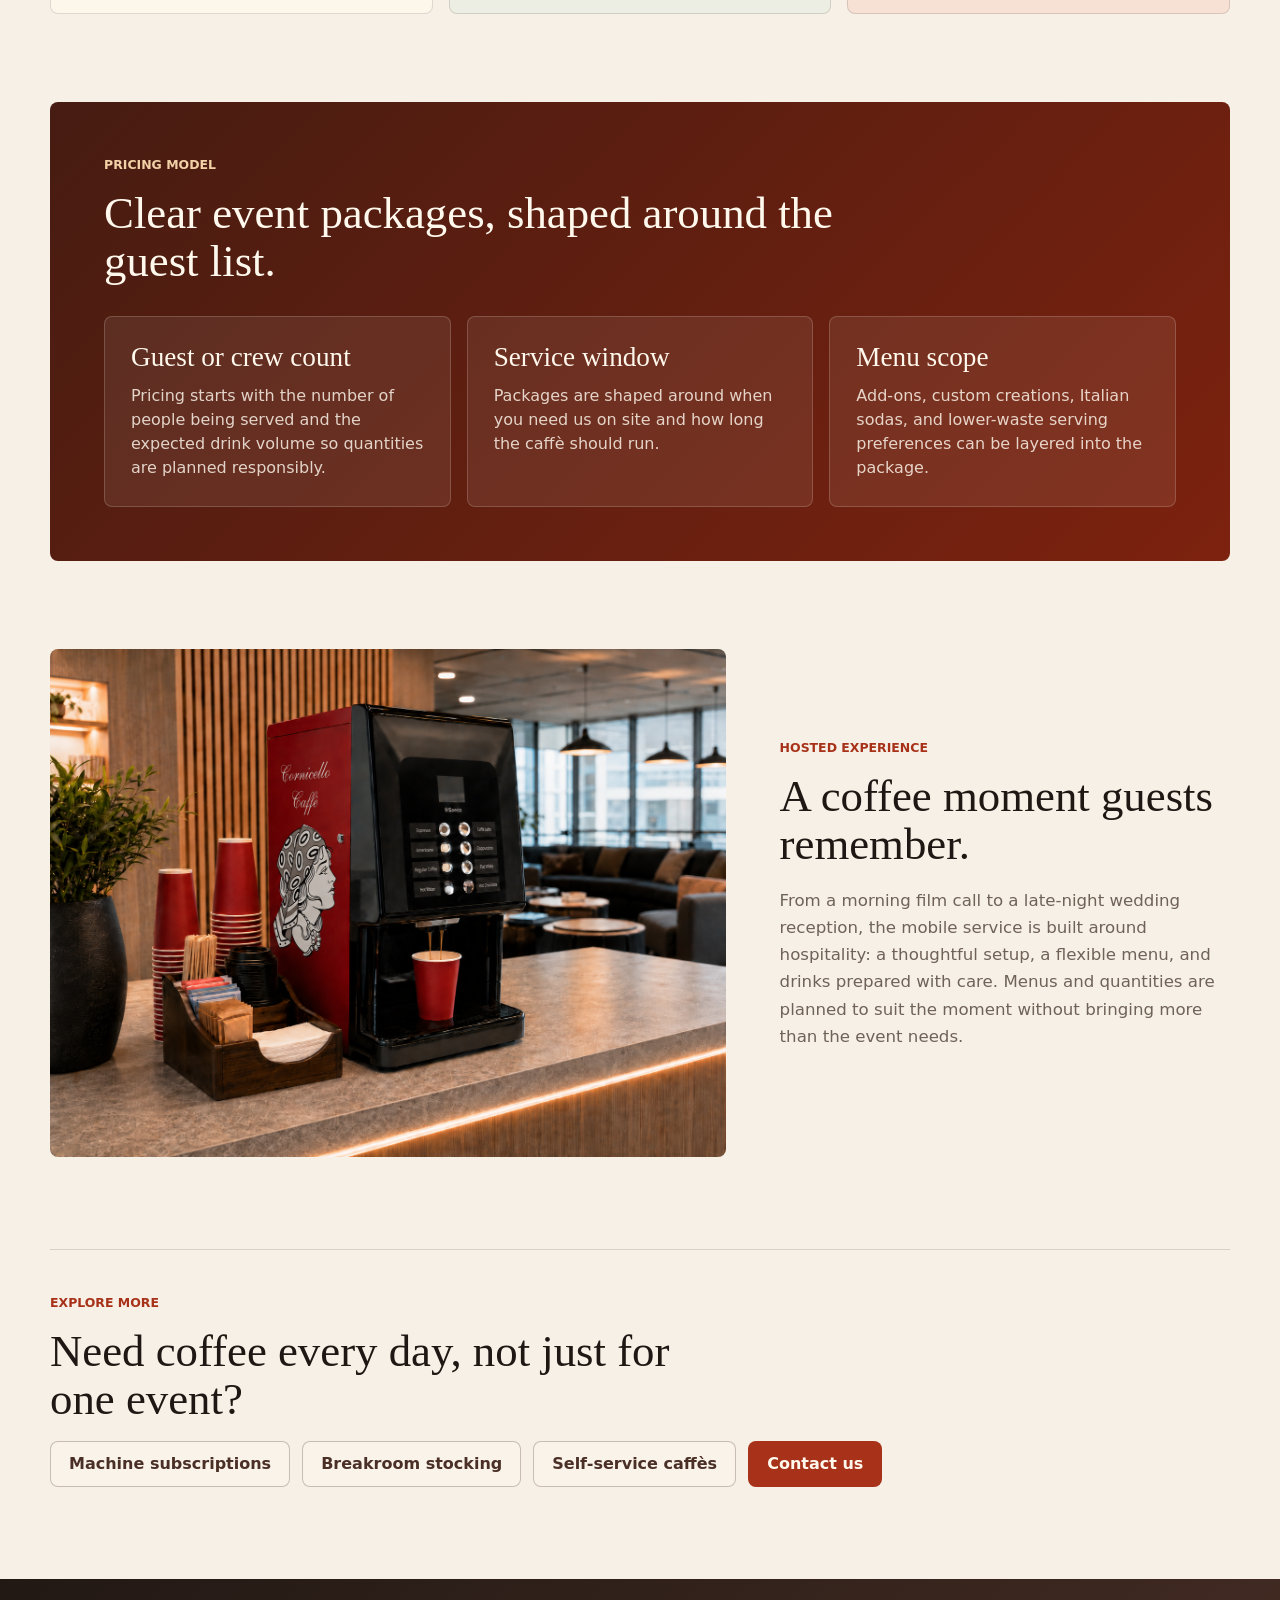
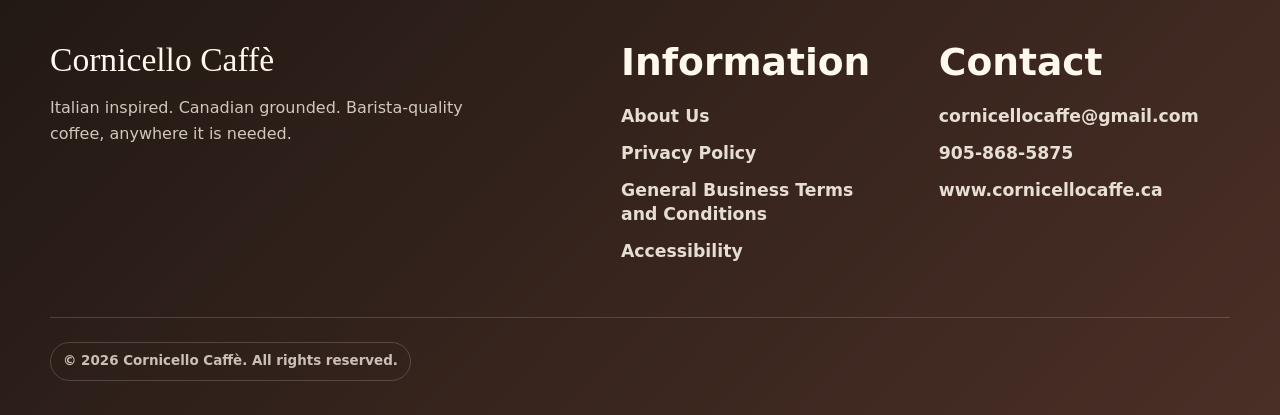
<file: trailer-cart-experience.html>
<!doctype html>
<html lang="en">
  <head>
    <meta charset="utf-8">
    <meta name="viewport" content="width=device-width, initial-scale=1">
    <title>Trailer and Cart Experience | Cornicello Caff&egrave;</title>
    <meta name="description" content="Cornicello Caffe mobile espresso cart and trailer service for weddings, film sets, corporate functions, and private celebrations.">
    <link rel="stylesheet" href="styles.css?v=ux-cleanup-2">
  </head>
  <body class="service-detail-page">
    <header class="site-nav site-nav-page service-detail-nav">
      <a class="wordmark" href="index.html#neighborhood">Cornicello Caff&egrave;</a>
      <nav aria-label="Cornicello navigation">
        <a href="index.html#photo-about">About Us</a>
        <a href="index.html#photo-services">Services</a>
        <a href="index.html#process">How it works</a>
        <a href="index.html#contact">Contact</a>
        <a class="nav-cta" href="index.html?contact=1#contact">Request a quote</a>
      </nav>
    </header>

    <main>
      <section class="service-detail-hero" aria-label="Trailer and cart experience overview">
        <div class="service-detail-copy">
          <a class="breadcrumb" href="index.html#photo-services">Services</a>
          <p class="eyebrow">Events</p>
          <h1>Trailer and cart experience</h1>
          <p>
            Transform weddings, film sets, corporate functions, and private celebrations
            with a warm mobile caff&egrave; presence, customizable menus, and skilled
            on-site service planned around your guest count and waste-reduction priorities.
          </p>
          <div class="hero-actions">
            <a class="button primary" href="index.html?contact=1#contact">Plan an event</a>
            <a class="button secondary" href="index.html?contact=1#contact">Talk to us</a>
          </div>
        </div>
        <figure class="service-detail-photo">
          <img src="assets/cornicello-real-machine-hero.png" alt="Cornicello Caffe event coffee setup with branded espresso machine and red cups">
        </figure>
      </section>

      <section class="service-summary-strip" aria-label="Trailer and cart experience highlights">
        <article>
          <span>Best for</span>
          <strong>Weddings, corporate events, film sets, and private celebrations.</strong>
        </article>
        <article>
          <span>Model</span>
          <strong>Fixed pricing based on guest count, crew count, and service window.</strong>
        </article>
        <article>
          <span>Menu</span>
          <strong>Custom coffee creations, espresso classics, Italian sodas, and planned quantities.</strong>
        </article>
      </section>

      <section class="service-detail-section" aria-label="Trailer and cart service options">
        <div>
          <p class="eyebrow">Service options</p>
          <h2>Mobile coffee service matched to the rhythm of the event.</h2>
        </div>
        <div class="option-grid">
          <article class="option-card">
            <h3>Espresso cart</h3>
            <p>A compact hosted setup for intimate gatherings, office celebrations, and smaller private functions.</p>
            <ul>
              <li>On-site espresso service</li>
              <li>Efficient guest flow</li>
              <li>Warm branded presentation</li>
              <li>Small-footprint setup</li>
            </ul>
          </article>
          <article class="option-card">
            <h3>Caff&egrave; trailer</h3>
            <p>A bigger mobile presence for outdoor events, film sets, weddings, and high-volume celebrations.</p>
            <ul>
              <li>Designed for larger guest counts</li>
              <li>Flexible service hours</li>
              <li>Memorable arrival moment</li>
              <li>Guest-count supply planning</li>
            </ul>
          </article>
          <article class="option-card">
            <h3>Full event bar</h3>
            <p>A customized coffee experience with a broader menu and thoughtful details built around your event.</p>
            <ul>
              <li>Custom drink menu</li>
              <li>10+ espresso and coffee creations</li>
              <li>Refreshing Italian sodas</li>
              <li>Lower-waste serving options available</li>
            </ul>
          </article>
        </div>
      </section>

      <section class="pricing-section" aria-label="Trailer and cart pricing model">
        <div>
          <p class="eyebrow">Pricing model</p>
          <h2>Clear event packages, shaped around the guest list.</h2>
        </div>
        <div class="pricing-grid">
          <article class="pricing-card">
            <h3>Guest or crew count</h3>
            <p>Pricing starts with the number of people being served and the expected drink volume so quantities are planned responsibly.</p>
          </article>
          <article class="pricing-card">
            <h3>Service window</h3>
            <p>Packages are shaped around when you need us on site and how long the caff&egrave; should run.</p>
          </article>
          <article class="pricing-card">
            <h3>Menu scope</h3>
            <p>Add-ons, custom creations, Italian sodas, and lower-waste serving preferences can be layered into the package.</p>
          </article>
        </div>
      </section>

      <section class="visual-feature" aria-label="Trailer and cart menu details">
        <figure>
          <img src="assets/cornicello-real-machine-hero.png" alt="Cornicello Caffe espresso setup with branded machine, red cups, and coffee service supplies">
        </figure>
        <div>
          <p class="eyebrow">Hosted experience</p>
          <h2>A coffee moment guests remember.</h2>
          <p>
            From a morning film call to a late-night wedding reception, the mobile service
            is built around hospitality: a thoughtful setup, a flexible menu, and drinks
            prepared with care. Menus and quantities are planned to suit the moment without
            bringing more than the event needs.
          </p>
        </div>
      </section>

      <section class="related-services" aria-label="Related Cornicello services">
        <p class="eyebrow">Explore more</p>
        <h2>Need coffee every day, not just for one event?</h2>
        <div class="related-links">
          <a class="button secondary" href="machine-subscriptions.html">Machine subscriptions</a>
          <a class="button secondary" href="breakroom-stocking.html">Breakroom stocking</a>
          <a class="button secondary" href="self-service-caffes.html">Self-service caff&egrave;s</a>
          <a class="button primary" href="index.html?contact=1#contact">Contact us</a>
        </div>
      </section>
    </main>

    <footer class="site-footer" aria-label="Cornicello site information">
      <div class="footer-inner">
        <div class="footer-brand">
          <a class="footer-wordmark" href="index.html#neighborhood">Cornicello Caff&egrave;</a>
          <p>Italian inspired. Canadian grounded. Barista-quality coffee, anywhere it is needed.</p>
        </div>
        <nav class="footer-info" aria-label="Information">
          <h2>Information</h2>
          <a href="index.html#photo-about">About Us</a>
          <a href="privacy-policy.html">Privacy Policy</a>
          <a href="terms-and-conditions.html">General Business Terms and Conditions</a>
          <a href="accessibility.html">Accessibility</a>
        </nav>
        <address class="footer-contact" aria-label="Contact information">
          <h2>Contact</h2>
          <a href="mailto:cornicellocaffe@gmail.com">cornicellocaffe@gmail.com</a>
          <a href="tel:+19058685875">905-868-5875</a>
          <a href="https://www.cornicellocaffe.ca">www.cornicellocaffe.ca</a>
        </address>
      </div>
      <div class="footer-bottom" aria-label="Copyright">
        <p class="copyright-stamp">&copy; 2026 Cornicello Caff&egrave;. All rights reserved.</p>
      </div>
    </footer>
  </body>
</html>
</file>
<file: styles.css>
:root {
  --paper: #f7f0e6;
  --ink: #1f1713;
  --muted: #6f6258;
  --espresso: #4a2f26;
  --red: #a73219;
  --red-deep: #7d220f;
  --cream: #fff8ed;
  --sage: #74806b;
  --blue: #526c78;
  --line: rgba(31, 23, 19, 0.14);
  --sans: Inter, ui-sans-serif, system-ui, -apple-system, BlinkMacSystemFont, "Segoe UI", sans-serif;
  --serif: Georgia, "Times New Roman", serif;
}

* {
  box-sizing: border-box;
}

html {
  scroll-behavior: smooth;
}

body {
  margin: 0;
  color: var(--ink);
  background: var(--paper);
  font-family: var(--sans);
  line-height: 1.5;
}

img {
  display: block;
  max-width: 100%;
}

a {
  color: inherit;
  text-decoration: none;
}

[id] {
  scroll-margin-top: 76px;
}

.preview-bar {
  position: sticky;
  top: 0;
  z-index: 20;
  display: flex;
  align-items: center;
  justify-content: space-between;
  gap: 18px;
  padding: 12px 18px;
  background: rgba(255, 248, 237, 0.88);
  border-bottom: 1px solid rgba(31, 23, 19, 0.12);
  backdrop-filter: blur(18px);
}

.preview-logo {
  display: inline-flex;
  align-items: center;
  gap: 10px;
  min-width: max-content;
  font-family: var(--serif);
  font-size: 1.05rem;
  font-weight: 700;
}

.mark {
  display: grid;
  width: 38px;
  height: 38px;
  overflow: hidden;
  place-items: center;
  background: var(--red);
  border-radius: 50%;
}

.mark img {
  width: 42px;
  max-width: none;
  transform: translate(-1px, 6px) scale(1.72);
  transform-origin: 50% 25%;
}

.layout-tabs {
  display: flex;
  gap: 6px;
  padding: 5px;
  background: rgba(234, 217, 195, 0.9);
  border: 1px solid rgba(31, 23, 19, 0.12);
  border-radius: 8px;
}

.layout-tab {
  flex: 1 1 0;
  min-width: 0;
  min-height: 38px;
  padding: 0 14px;
  color: var(--espresso);
  background: transparent;
  border: 0;
  border-radius: 6px;
  font: 800 0.88rem/1 var(--sans);
  white-space: nowrap;
  cursor: pointer;
}

.layout-tab:hover,
.layout-tab:focus-visible {
  outline: 2px solid rgba(167, 50, 25, 0.35);
  outline-offset: 2px;
}

.layout-tab.is-active {
  color: var(--cream);
  background: var(--espresso);
  box-shadow: 0 6px 18px rgba(58, 36, 28, 0.18);
}

.tab-short {
  display: none;
}

.mobile-line {
  display: none;
}

.homepage {
  min-height: 100vh;
}

.homepage.is-active {
  display: block;
}

.site-nav {
  position: relative;
  z-index: 3;
  display: flex;
  align-items: center;
  justify-content: space-between;
  gap: 24px;
  width: min(1180px, calc(100% - 80px));
  margin: 0 auto;
  padding: 28px 0;
  color: var(--cream);
}

.site-nav.light {
  color: var(--ink);
}

.site-nav-page {
  color: var(--ink);
}

.wordmark {
  font-family: var(--serif);
  font-size: 2rem;
  line-height: 1;
}

.site-nav nav {
  display: flex;
  align-items: center;
  gap: 24px;
  font-size: 1rem;
  font-weight: 600;
}

.site-nav nav a {
  color: inherit;
  opacity: 0.92;
}

.site-nav nav a:hover,
.site-nav nav a:focus-visible {
  opacity: 1;
  outline: none;
  text-decoration: underline;
  text-underline-offset: 6px;
}

.nav-cta {
  display: inline-flex;
  min-height: 38px;
  padding: 0 14px;
  align-items: center;
  color: var(--cream);
  background: rgba(167, 50, 25, 0.92);
  border: 1px solid rgba(255, 248, 237, 0.28);
  border-radius: 8px;
  opacity: 1;
  white-space: nowrap;
}

.site-nav-page .nav-cta {
  color: var(--cream);
  border-color: transparent;
  background: var(--red);
}

.nav-cta:hover,
.nav-cta:focus-visible,
.site-nav-page .nav-cta:hover,
.site-nav-page .nav-cta:focus-visible {
  background: var(--red-deep);
  text-decoration: none;
}

.photo-hero,
.kiosk-hero {
  position: relative;
  min-height: 100vh;
  overflow: hidden;
  color: var(--cream);
  background: #17110f;
}

.photo-hero-media {
  position: absolute;
  inset: 0;
  z-index: 0;
  width: 100%;
  height: 100%;
  object-fit: cover;
}

.hero-counter .photo-hero-media {
  object-position: 52% 50%;
}

.kiosk-hero .photo-hero-media {
  object-position: 50% 48%;
}

.photo-overlay {
  position: absolute;
  inset: 0;
  z-index: 1;
  background:
    linear-gradient(90deg, rgba(12, 10, 9, 0.66), rgba(12, 10, 9, 0.18) 50%, rgba(12, 10, 9, 0.32)),
    linear-gradient(0deg, rgba(12, 10, 9, 0.72), rgba(12, 10, 9, 0.08) 46%, rgba(12, 10, 9, 0.18));
}

.hero-statement {
  position: absolute;
  z-index: 2;
  left: max(40px, calc((100% - 1180px) / 2));
  bottom: 52px;
  width: min(100% - 80px, 940px);
}

.hero-statement p {
  max-width: 640px;
  margin: 0 0 22px;
  color: rgba(255, 248, 237, 0.86);
  font-size: 1.08rem;
}

.photo-hero .hero-actions {
  margin-top: 28px;
}

.photo-hero .button.secondary {
  color: var(--cream);
  border-color: rgba(255, 248, 237, 0.46);
  background: rgba(255, 248, 237, 0.1);
}

.photo-hero .button.secondary:hover,
.photo-hero .button.secondary:focus-visible {
  border-color: var(--cream);
  background: rgba(255, 248, 237, 0.18);
}

.quick-nav {
  position: sticky;
  top: 0;
  z-index: 12;
  display: flex;
  justify-content: center;
  gap: 4px;
  padding: 10px 14px;
  overflow-x: auto;
  color: var(--espresso);
  background: rgba(255, 248, 237, 0.9);
  border-bottom: 1px solid var(--line);
  backdrop-filter: blur(16px);
  scrollbar-width: none;
}

.quick-nav::-webkit-scrollbar {
  display: none;
}

.quick-nav a {
  display: inline-flex;
  min-height: 38px;
  align-items: center;
  padding: 0 14px;
  border-radius: 999px;
  font-size: 0.9rem;
  font-weight: 850;
  white-space: nowrap;
}

.quick-nav a:hover,
.quick-nav a:focus-visible {
  color: var(--cream);
  background: var(--espresso);
  outline: none;
}

h1,
h2,
h3,
p {
  margin-top: 0;
}

h1,
h2 {
  font-family: var(--serif);
  font-weight: 400;
  letter-spacing: 0;
}

h1 {
  margin-bottom: 0;
  font-size: 5.25rem;
  line-height: 1.12;
}

h2 {
  margin-bottom: 18px;
  font-size: 2.8rem;
  line-height: 1.08;
}

h3 {
  margin-bottom: 10px;
  font-size: 1.12rem;
}

.eyebrow,
.service-tiles span {
  margin: 0 0 14px;
  color: var(--red);
  font-size: 0.78rem;
  font-weight: 900;
  text-transform: uppercase;
}

.photo-hero .eyebrow,
.kiosk-hero .eyebrow {
  color: #f2c68d;
}

.promise-strip {
  position: relative;
  z-index: 4;
  display: grid;
  grid-template-columns: repeat(4, minmax(0, 1fr));
  width: min(1180px, calc(100% - 80px));
  margin: -34px auto 0;
  overflow: hidden;
  background: var(--cream);
  border: 1px solid rgba(31, 23, 19, 0.12);
  border-radius: 8px;
  box-shadow: 0 18px 44px rgba(31, 23, 19, 0.14);
}

.promise-strip article {
  min-height: 142px;
  padding: 28px 30px;
  border-right: 1px solid var(--line);
}

.promise-strip article:last-child {
  border-right: 0;
}

.promise-strip span,
.process-steps span {
  display: block;
  margin-bottom: 12px;
  color: var(--red);
  font-size: 0.78rem;
  font-weight: 900;
}

.promise-strip strong {
  display: block;
  margin-bottom: 8px;
  font-family: var(--serif);
  font-size: 1.38rem;
  font-weight: 400;
  line-height: 1.1;
}

.promise-strip p {
  margin-bottom: 0;
  color: var(--muted);
}

.solution-finder {
  display: grid;
  grid-template-columns: minmax(260px, 0.45fr) minmax(0, 1fr);
  gap: 42px;
  width: min(1180px, calc(100% - 80px));
  margin: 0 auto;
  padding: 72px 0 10px;
  align-items: start;
}

.finder-copy h2 {
  max-width: 460px;
  margin-bottom: 16px;
  font-size: 3.2rem;
  line-height: 1.04;
}

.finder-copy p:not(.eyebrow) {
  max-width: 460px;
  margin-bottom: 0;
  color: var(--muted);
  line-height: 1.65;
}

.finder-options {
  display: grid;
  grid-template-columns: repeat(2, minmax(0, 1fr));
  gap: 12px;
}

.finder-options a {
  display: grid;
  gap: 8px;
  min-height: 172px;
  padding: 22px;
  background: rgba(255, 248, 237, 0.76);
  border: 1px solid var(--line);
  border-radius: 8px;
  transition: transform 180ms ease, box-shadow 180ms ease, border-color 180ms ease;
}

.finder-options a:nth-child(2) {
  background: rgba(232, 238, 226, 0.7);
}

.finder-options a:nth-child(3) {
  background: rgba(245, 220, 205, 0.7);
}

.finder-options a:nth-child(4) {
  background: rgba(227, 235, 238, 0.72);
}

.finder-options a:hover,
.finder-options a:focus-visible {
  border-color: rgba(167, 50, 25, 0.3);
  transform: translateY(-2px);
  box-shadow: 0 16px 38px rgba(31, 23, 19, 0.1);
  outline: 2px solid rgba(167, 50, 25, 0.28);
  outline-offset: 3px;
}

.finder-options span {
  color: var(--red);
  font-size: 0.76rem;
  font-weight: 900;
  text-transform: uppercase;
}

.finder-options strong {
  font-family: var(--serif);
  font-size: 1.55rem;
  font-weight: 400;
  line-height: 1.08;
}

.finder-options small {
  color: var(--muted);
  font-size: 0.95rem;
  font-weight: 650;
  line-height: 1.46;
}

.feature-intro {
  position: relative;
  display: grid;
  grid-template-columns: minmax(260px, 0.62fr) minmax(0, 1fr);
  gap: 86px;
  width: min(1180px, calc(100% - 80px));
  margin: 0 auto;
  padding: 92px 0 74px;
  align-items: center;
  border-bottom: 1px solid var(--line);
}

.story-heading h2 {
  margin-bottom: 18px;
  font-size: 4.15rem;
}

.section-deck {
  max-width: 360px;
  margin-bottom: 24px;
  color: var(--espresso);
  font-size: 1.25rem;
  font-weight: 800;
  line-height: 1.35;
}

.story-team-link {
  width: auto;
}

.about-copy {
  display: grid;
  gap: 18px;
  max-width: 690px;
  margin-top: 0;
  color: var(--muted);
  font-size: 1.06rem;
  line-height: 1.66;
}

.about-copy p {
  margin-bottom: 0;
}

.about-copy .lead-copy {
  color: var(--ink);
  font-size: 1.18rem;
  font-weight: 700;
  line-height: 1.56;
}

.about-copy p:last-child {
  margin-bottom: 0;
}

.beans-section {
  display: grid;
  grid-template-columns: minmax(280px, 0.7fr) minmax(0, 1fr);
  gap: 70px;
  width: min(1180px, calc(100% - 80px));
  margin: 0 auto;
  padding: 76px 0 86px;
  align-items: start;
  border-bottom: 1px solid var(--line);
}

.beans-copy h2 {
  max-width: 620px;
  margin-bottom: 22px;
  font-size: 3.65rem;
  line-height: 1.02;
}

.beans-copy p:not(.eyebrow) {
  max-width: 620px;
  color: var(--muted);
  font-size: 1.05rem;
  line-height: 1.66;
}

.beans-panel {
  overflow: hidden;
  background: rgba(255, 248, 237, 0.72);
  border: 1px solid var(--line);
  border-radius: 8px;
}

.beans-panel figure {
  min-height: 300px;
  margin: 0;
  background: #ead9c3;
}

.beans-panel img {
  width: 100%;
  height: 100%;
  min-height: 300px;
  object-fit: cover;
}

.beans-points {
  display: grid;
  grid-template-columns: repeat(3, minmax(0, 1fr));
  border-top: 1px solid var(--line);
}

.beans-points article {
  padding: 24px;
  border-right: 1px solid var(--line);
}

.beans-points article:last-child {
  border-right: 0;
}

.beans-points span {
  display: block;
  margin-bottom: 10px;
  color: var(--red);
  font-size: 0.76rem;
  font-weight: 900;
}

.beans-points strong {
  display: block;
  margin-bottom: 8px;
  font-family: var(--serif);
  font-size: 1.32rem;
  font-weight: 400;
  line-height: 1.1;
}

.beans-points p {
  margin-bottom: 0;
  color: var(--muted);
  font-size: 0.94rem;
}

.eco-section {
  display: grid;
  grid-template-columns: minmax(260px, 0.55fr) minmax(0, 1fr);
  gap: 70px;
  width: min(1180px, calc(100% - 80px));
  margin: 0 auto;
  padding: 76px 0 86px;
  align-items: start;
  border-bottom: 1px solid var(--line);
}

.eco-section h2 {
  max-width: 520px;
  margin-bottom: 0;
  font-size: 3.35rem;
  line-height: 1.04;
}

.eco-grid {
  display: grid;
  grid-template-columns: repeat(3, minmax(0, 1fr));
  gap: 16px;
}

.eco-grid article {
  min-height: 250px;
  padding: 26px;
  color: var(--cream);
  background:
    linear-gradient(145deg, rgba(31, 23, 19, 0.32), rgba(116, 128, 107, 0.78)),
    var(--sage);
  border-radius: 8px;
}

.eco-grid article:nth-child(2) {
  background:
    linear-gradient(145deg, rgba(31, 23, 19, 0.2), rgba(74, 47, 38, 0.86)),
    var(--espresso);
}

.eco-grid article:nth-child(3) {
  background:
    linear-gradient(145deg, rgba(31, 23, 19, 0.18), rgba(167, 50, 25, 0.78)),
    var(--red);
}

.eco-grid span {
  display: block;
  margin-bottom: 34px;
  color: #f3d1a7;
  font-size: 0.76rem;
  font-weight: 900;
}

.eco-grid h3 {
  margin-bottom: 12px;
  font-family: var(--serif);
  font-size: 1.7rem;
  font-weight: 400;
  line-height: 1.08;
}

.eco-grid p {
  margin-bottom: 0;
  color: rgba(255, 248, 237, 0.78);
  line-height: 1.55;
}

.team-section {
  margin: 0 0 82px;
  padding: 78px 0 88px;
  color: var(--cream);
  background:
    linear-gradient(135deg, rgba(74, 47, 38, 0.28), rgba(125, 34, 15, 0.08) 46%, rgba(31, 23, 19, 0.22)),
    var(--red-deep);
}

.team-header,
.team-grid {
  width: min(1180px, calc(100% - 80px));
  margin: 0 auto;
}

.team-header {
  display: block;
  max-width: none;
  margin-bottom: 44px;
}

.team-header .eyebrow {
  margin-bottom: 16px;
  color: #f3d1a7;
}

.team-header h2 {
  margin-bottom: 0;
}

.team-header h1 {
  max-width: 780px;
  margin-bottom: 20px;
  font-size: 4.15rem;
  line-height: 1.02;
}

.team-header > p:last-child {
  max-width: 660px;
  margin: 0;
  color: rgba(255, 248, 237, 0.78);
  font-size: 1.08rem;
  line-height: 1.62;
}

.team-grid {
  display: grid;
  grid-template-columns: repeat(2, minmax(0, 1fr));
  gap: 24px;
}

.team-card {
  display: grid;
  grid-template-rows: auto 1fr;
  overflow: hidden;
  color: var(--ink);
  background: var(--cream);
  border: 1px solid rgba(255, 248, 237, 0.24);
  border-radius: 8px;
  box-shadow: 0 18px 44px rgba(31, 23, 19, 0.2);
}

.team-photo {
  aspect-ratio: 4 / 3;
  margin: 0;
  overflow: hidden;
  background: #ead9c3;
}

.team-photo img {
  width: 100%;
  height: 100%;
  object-fit: cover;
  object-position: 50% 0;
}

.team-copy {
  padding: 28px 30px 34px;
}

.team-role {
  margin-bottom: 12px;
  color: var(--red);
  font-size: 0.78rem;
  font-weight: 900;
  letter-spacing: 0;
  text-transform: uppercase;
}

.team-copy h3 {
  margin-bottom: 14px;
  font-family: var(--serif);
  font-size: 2.15rem;
  font-weight: 400;
  line-height: 1.08;
}

.team-copy h2 {
  margin-bottom: 14px;
  font-size: 2.15rem;
}

.team-copy p:last-child {
  margin-bottom: 0;
  color: var(--muted);
}

.team-page {
  background: var(--paper);
}

.team-page-section {
  padding-top: 80px;
}

.services-section {
  width: min(1180px, calc(100% - 80px));
  margin: 0 auto 86px;
  padding-top: 76px;
}

.services-header {
  display: grid;
  grid-template-columns: minmax(0, 0.95fr) minmax(320px, 0.72fr);
  gap: 64px;
  align-items: start;
  margin-bottom: 24px;
  padding-bottom: 30px;
  border-bottom: 1px solid var(--line);
}

.services-header h2 {
  max-width: 700px;
  margin-bottom: 0;
  font-size: 3.65rem;
  line-height: 1.02;
}

.services-header p:not(.eyebrow) {
  max-width: 560px;
  margin-bottom: 18px;
  color: var(--muted);
  font-size: 1.02rem;
  line-height: 1.62;
}

.text-link {
  display: inline-flex;
  color: var(--red);
  font-weight: 900;
  text-decoration: underline;
  text-underline-offset: 6px;
}

.text-link:hover,
.text-link:focus-visible {
  color: var(--red-deep);
  outline: none;
}

.service-cards {
  display: grid;
  grid-template-columns: repeat(2, minmax(0, 1fr));
  gap: 16px;
}

.service-card {
  display: flex;
  min-height: 0;
  flex-direction: column;
  padding: 28px;
  background: rgba(255, 248, 237, 0.78);
  border: 1px solid var(--line);
  border-radius: 8px;
  transition: transform 180ms ease, box-shadow 180ms ease, border-color 180ms ease;
}

.service-card:hover,
.service-card:focus-visible {
  border-color: rgba(167, 50, 25, 0.28);
  transform: translateY(-3px);
  box-shadow: 0 18px 44px rgba(31, 23, 19, 0.12);
  outline: 2px solid rgba(167, 50, 25, 0.32);
  outline-offset: 3px;
}

.service-card:nth-child(2) {
  background: rgba(232, 238, 226, 0.78);
}

.service-card:nth-child(3) {
  background: rgba(245, 220, 205, 0.78);
}

.service-card:nth-child(4) {
  background: rgba(227, 235, 238, 0.78);
}

.service-topline {
  display: flex;
  align-items: center;
  justify-content: space-between;
  gap: 16px;
  margin-bottom: 26px;
  padding-bottom: 16px;
  border-bottom: 1px solid var(--line);
}

.service-number,
.service-tag {
  margin-bottom: 0;
  color: var(--red);
  font-size: 0.78rem;
  font-weight: 900;
  text-transform: uppercase;
}

.service-tag {
  color: var(--espresso);
  letter-spacing: 0;
}

.service-card:nth-child(2) .service-number {
  color: var(--sage);
}

.service-card:nth-child(3) .service-number {
  color: var(--espresso);
}

.service-card:nth-child(4) .service-number {
  color: var(--blue);
}

.service-card h3 {
  margin-bottom: 12px;
  font-family: var(--serif);
  font-size: 1.82rem;
  font-weight: 400;
  line-height: 1.04;
}

.service-fit {
  margin-bottom: 18px;
  color: var(--red);
  font-size: 0.94rem;
  font-weight: 800;
  line-height: 1.42;
}

.service-card p:not(.service-number):not(.service-tag) {
  color: var(--muted);
}

.service-card .service-fit {
  color: var(--red);
}

.service-card ul {
  display: grid;
  gap: 12px;
  margin: 18px 0 0;
  padding: 18px 0 0;
  border-top: 1px solid var(--line);
  list-style: none;
}

.service-card li {
  position: relative;
  padding-left: 19px;
  color: var(--ink);
  font-size: 0.95rem;
  font-weight: 700;
  line-height: 1.45;
}

.service-card li::before {
  position: absolute;
  top: 0.66em;
  left: 0;
  width: 7px;
  height: 7px;
  background: var(--red);
  border-radius: 50%;
  content: "";
}

.service-card:nth-child(2) li::before {
  background: var(--sage);
}

.service-card:nth-child(3) li::before {
  background: var(--espresso);
}

.service-card:nth-child(4) li::before {
  background: var(--blue);
}

.card-link {
  display: inline-flex;
  margin-top: auto;
  padding-top: 22px;
  color: var(--red);
  font-size: 0.9rem;
  font-weight: 900;
  text-decoration: underline;
  text-underline-offset: 6px;
}

.service-card:nth-child(2) .card-link {
  color: var(--sage);
}

.service-card:nth-child(3) .card-link {
  color: var(--espresso);
}

.service-card:nth-child(4) .card-link {
  color: var(--blue);
}

.process-section {
  display: grid;
  grid-template-columns: 0.72fr 1fr;
  gap: 70px;
  width: min(1180px, calc(100% - 80px));
  margin: 0 auto 96px;
  padding-top: 24px;
  border-top: 1px solid var(--line);
}

.process-header h2 {
  margin-bottom: 0;
}

.process-steps {
  display: grid;
  gap: 0;
  border-top: 1px solid var(--line);
}

.process-steps article {
  display: grid;
  grid-template-columns: 90px 0.82fr 1fr;
  gap: 22px;
  padding: 26px 0;
  border-bottom: 1px solid var(--line);
}

.process-steps h3 {
  margin-bottom: 0;
  font-family: var(--serif);
  font-size: 1.45rem;
  font-weight: 400;
  line-height: 1.12;
}

.process-steps p {
  margin-bottom: 0;
  color: var(--muted);
}

.service-tiles {
  display: grid;
  grid-template-columns: repeat(3, 1fr);
  width: min(1180px, calc(100% - 80px));
  margin: 0 auto 92px;
  border: 1px solid var(--line);
}

.service-tiles article {
  min-height: 220px;
  padding: 34px;
  background: rgba(255, 248, 237, 0.62);
  border-right: 1px solid var(--line);
}

.service-tiles article:nth-child(2) {
  background: rgba(232, 238, 226, 0.72);
}

.service-tiles article:last-child {
  border-right: 0;
  background: rgba(245, 220, 205, 0.72);
}

.service-tiles p,
.stacked-list p,
.detail-list p {
  color: var(--muted);
}

.closing-band {
  display: grid;
  gap: 20px;
  width: min(1180px, calc(100% - 80px));
  margin: 0 auto 96px;
  padding: 76px;
  color: var(--cream);
  background:
    linear-gradient(135deg, rgba(32, 18, 12, 0.82), rgba(121, 34, 18, 0.88)),
    var(--red);
  border-radius: 8px;
}

.closing-band .eyebrow {
  color: #f3d1a7;
}

.closing-band h2 {
  max-width: 830px;
  margin-bottom: 0;
}

.closing-band p:not(.eyebrow) {
  max-width: 680px;
  margin-bottom: 0;
  color: rgba(255, 248, 237, 0.78);
  font-size: 1.05rem;
}

.contact-details {
  display: flex;
  flex-wrap: wrap;
  gap: 10px 18px;
  max-width: 780px;
}

.contact-details a {
  color: #f3d1a7;
  font-weight: 900;
  text-decoration: underline;
  text-underline-offset: 5px;
}

.contact-details a:hover,
.contact-details a:focus-visible {
  color: var(--cream);
  outline: none;
}

.closing-band .button {
  justify-self: start;
}

.contact-panel {
  display: grid;
  gap: 14px;
  max-width: 760px;
  margin-top: 4px;
  padding: 24px;
  background: rgba(255, 248, 237, 0.1);
  border: 1px solid rgba(255, 248, 237, 0.22);
  border-radius: 8px;
}

.contact-panel[hidden] {
  display: none;
}

.contact-panel:focus {
  outline: 2px solid rgba(243, 209, 167, 0.58);
  outline-offset: 4px;
}

.contact-panel h3 {
  margin-bottom: 0;
  color: var(--cream);
  font-family: var(--serif);
  font-size: 1.65rem;
  font-weight: 400;
  line-height: 1.12;
}

.contact-panel p {
  margin-bottom: 0;
}

.contact-actions {
  display: flex;
  flex-wrap: wrap;
  gap: 10px;
  padding-top: 4px;
}

.contact-panel .button.secondary {
  color: var(--cream);
  border-color: rgba(255, 248, 237, 0.38);
  background: rgba(255, 248, 237, 0.08);
}

.contact-panel .button.secondary:hover,
.contact-panel .button.secondary:focus-visible {
  border-color: var(--cream);
  background: rgba(255, 248, 237, 0.16);
  outline: none;
}

.copy-status {
  min-height: 1.4em;
  color: #f3d1a7;
  font-weight: 900;
}

.faq-section {
  display: grid;
  grid-template-columns: minmax(260px, 0.5fr) minmax(0, 1fr);
  gap: 70px;
  width: min(1180px, calc(100% - 80px));
  margin: 0 auto 92px;
  padding-top: 64px;
  border-top: 1px solid var(--line);
}

.faq-heading h2 {
  max-width: 560px;
  margin-bottom: 0;
  font-size: 3.25rem;
  line-height: 1.04;
}

.faq-list {
  display: grid;
  gap: 10px;
}

.faq-list details {
  background: rgba(255, 248, 237, 0.72);
  border: 1px solid var(--line);
  border-radius: 8px;
}

.faq-list summary {
  display: flex;
  min-height: 64px;
  align-items: center;
  justify-content: space-between;
  gap: 18px;
  padding: 18px 20px;
  color: var(--ink);
  cursor: pointer;
  font-weight: 850;
  line-height: 1.35;
  list-style: none;
}

.faq-list summary::-webkit-details-marker {
  display: none;
}

.faq-list summary::after {
  display: grid;
  flex: 0 0 28px;
  width: 28px;
  height: 28px;
  place-items: center;
  color: var(--cream);
  background: var(--red);
  border-radius: 50%;
  content: "+";
  font-weight: 900;
}

.faq-list details[open] summary::after {
  content: "-";
}

.faq-list summary:focus-visible {
  outline: 2px solid rgba(167, 50, 25, 0.35);
  outline-offset: 3px;
}

.faq-list p {
  margin: -4px 20px 20px;
  color: var(--muted);
  line-height: 1.62;
}

.office-layout {
  min-height: 100vh;
  background:
    linear-gradient(180deg, rgba(255, 248, 237, 0.92), rgba(245, 236, 224, 1)),
    var(--paper);
}

.office-hero {
  display: grid;
  grid-template-columns: 0.86fr 1.14fr;
  gap: 54px;
  width: min(1180px, calc(100% - 80px));
  margin: 0 auto;
  padding: 58px 0 74px;
  align-items: center;
}

.office-copy p:not(.eyebrow) {
  max-width: 620px;
  color: var(--muted);
  font-size: 1.08rem;
}

.office-copy h1 {
  max-width: 600px;
  margin-bottom: 22px;
  color: var(--ink);
  font-size: 4.6rem;
  line-height: 1.02;
}

.office-photo {
  position: relative;
  min-height: 650px;
  margin: 0;
  overflow: hidden;
  border-radius: 8px;
  box-shadow: 0 24px 80px rgba(48, 34, 24, 0.22);
}

.office-photo img {
  width: 100%;
  height: 100%;
  min-height: 650px;
  object-fit: cover;
  object-position: 50% 48%;
}

.hero-actions {
  display: flex;
  flex-wrap: wrap;
  gap: 12px;
  margin-top: 30px;
}

.button {
  display: inline-flex;
  min-height: 46px;
  align-items: center;
  justify-content: center;
  padding: 0 18px;
  border: 1px solid transparent;
  border-radius: 8px;
  cursor: pointer;
  font: 800 1rem/1 var(--sans);
  font-weight: 800;
}

.button.primary {
  color: var(--cream);
  background: var(--red);
}

.button.primary:hover,
.button.primary:focus-visible {
  background: var(--red-deep);
  outline: none;
}

.button.secondary {
  color: var(--espresso);
  border-color: rgba(74, 47, 38, 0.28);
  background: rgba(255, 248, 237, 0.36);
}

.button.secondary:hover,
.button.secondary:focus-visible {
  border-color: var(--espresso);
  outline: none;
}

.metrics-row {
  display: grid;
  grid-template-columns: repeat(3, 1fr);
  width: min(1180px, calc(100% - 80px));
  margin: 0 auto;
  border-top: 1px solid var(--line);
  border-bottom: 1px solid var(--line);
}

.metrics-row article {
  display: flex;
  min-height: 112px;
  align-items: center;
  justify-content: space-between;
  gap: 24px;
  padding: 28px 30px;
  border-right: 1px solid var(--line);
}

.metrics-row article:last-child {
  border-right: 0;
}

.metrics-row strong {
  color: var(--red);
  font-family: var(--serif);
  font-size: 2.2rem;
  font-weight: 400;
}

.metrics-row span {
  font-size: 1.05rem;
  font-weight: 800;
}

.office-services {
  display: grid;
  grid-template-columns: 0.9fr 1.1fr;
  gap: 70px;
  width: min(1180px, calc(100% - 80px));
  margin: 0 auto;
  padding: 86px 0 96px;
}

.stacked-list,
.detail-list {
  display: grid;
  gap: 14px;
}

.stacked-list article,
.detail-list article {
  padding: 24px 0;
  border-bottom: 1px solid var(--line);
}

.kiosk-panel {
  position: relative;
  z-index: 2;
  width: min(620px, calc(100% - 80px));
  margin: 18vh 0 0 max(40px, calc((100% - 1180px) / 2));
}

.kiosk-panel h1 {
  margin-bottom: 22px;
  font-size: 4.2rem;
  line-height: 1.03;
}

.kiosk-panel p:not(.eyebrow) {
  max-width: 560px;
  color: rgba(255, 248, 237, 0.84);
  font-size: 1.05rem;
}

.kiosk-details {
  display: grid;
  grid-template-columns: 0.8fr 1.2fr;
  gap: 70px;
  width: min(1180px, calc(100% - 80px));
  margin: 0 auto;
  padding: 86px 0 96px;
  align-items: center;
}

.kiosk-details figure {
  margin: 0;
  padding: 36px;
  background: rgba(255, 248, 237, 0.72);
  border: 1px solid var(--line);
  border-radius: 8px;
}

.kiosk-details img {
  width: 100%;
  max-height: 560px;
  object-fit: contain;
}

.service-detail-page {
  background: var(--paper);
}

.service-detail-nav {
  border-bottom: 1px solid var(--line);
}

.breadcrumb {
  display: inline-flex;
  margin-bottom: 22px;
  color: var(--red);
  font-size: 0.86rem;
  font-weight: 900;
  text-decoration: underline;
  text-underline-offset: 6px;
}

.service-detail-hero {
  display: grid;
  grid-template-columns: minmax(0, 0.9fr) minmax(380px, 1.1fr);
  gap: 54px;
  width: min(1180px, calc(100% - 80px));
  margin: 0 auto;
  padding: 72px 0 62px;
  align-items: center;
}

.service-detail-copy h1 {
  max-width: 650px;
  margin-bottom: 22px;
  color: var(--ink);
  font-size: 4.65rem;
  line-height: 1.02;
}

.service-detail-copy > p:not(.eyebrow) {
  max-width: 620px;
  color: var(--muted);
  font-size: 1.08rem;
  line-height: 1.64;
}

.service-detail-photo {
  min-height: 560px;
  margin: 0;
  overflow: hidden;
  background: #ead9c3;
  border-radius: 8px;
  box-shadow: 0 24px 70px rgba(48, 34, 24, 0.2);
}

.service-detail-photo img {
  width: 100%;
  height: 100%;
  min-height: 560px;
  object-fit: cover;
}

.service-detail-photo.contain {
  display: grid;
  min-height: 560px;
  padding: 34px;
  place-items: center;
}

.service-detail-photo.contain img {
  max-height: 520px;
  min-height: 0;
  object-fit: contain;
}

.service-summary-strip {
  display: grid;
  grid-template-columns: repeat(3, minmax(0, 1fr));
  width: min(1180px, calc(100% - 80px));
  margin: 0 auto 84px;
  overflow: hidden;
  background: var(--cream);
  border: 1px solid var(--line);
  border-radius: 8px;
}

.service-summary-strip article {
  min-height: 136px;
  padding: 28px 30px;
  border-right: 1px solid var(--line);
}

.service-summary-strip article:last-child {
  border-right: 0;
}

.service-summary-strip span {
  display: block;
  margin-bottom: 10px;
  color: var(--red);
  font-size: 0.76rem;
  font-weight: 900;
  text-transform: uppercase;
}

.service-summary-strip strong {
  display: block;
  font-family: var(--serif);
  font-size: 1.45rem;
  font-weight: 400;
  line-height: 1.12;
}

.service-detail-section {
  width: min(1180px, calc(100% - 80px));
  margin: 0 auto 88px;
  padding-top: 72px;
  border-top: 1px solid var(--line);
}

.service-detail-section > div:first-child {
  max-width: 760px;
  margin-bottom: 30px;
}

.service-detail-section h2 {
  max-width: 760px;
  margin-bottom: 0;
}

.option-grid,
.pricing-grid {
  display: grid;
  gap: 16px;
}

.option-grid {
  grid-template-columns: repeat(3, minmax(0, 1fr));
}

.option-card,
.pricing-card {
  padding: 26px;
  background: rgba(255, 248, 237, 0.72);
  border: 1px solid var(--line);
  border-radius: 8px;
}

.option-card:nth-child(2),
.pricing-card:nth-child(2) {
  background: rgba(232, 238, 226, 0.72);
}

.option-card:nth-child(3),
.pricing-card:nth-child(3) {
  background: rgba(245, 220, 205, 0.72);
}

.option-card h3,
.pricing-card h3 {
  margin-bottom: 12px;
  font-family: var(--serif);
  font-size: 1.7rem;
  font-weight: 400;
  line-height: 1.08;
}

.option-card p,
.pricing-card p {
  margin-bottom: 0;
  color: var(--muted);
}

.option-card ul,
.pricing-card ul {
  display: grid;
  gap: 10px;
  margin: 18px 0 0;
  padding: 18px 0 0;
  border-top: 1px solid var(--line);
  list-style: none;
}

.option-card li,
.pricing-card li {
  position: relative;
  padding-left: 18px;
  color: var(--ink);
  font-size: 0.95rem;
  font-weight: 750;
  line-height: 1.45;
}

.option-card li::before,
.pricing-card li::before {
  position: absolute;
  top: 0.63em;
  left: 0;
  width: 7px;
  height: 7px;
  background: var(--red);
  border-radius: 50%;
  content: "";
}

.pricing-section {
  width: min(1180px, calc(100% - 80px));
  margin: 0 auto 88px;
  padding: 54px;
  color: var(--cream);
  background:
    linear-gradient(135deg, rgba(31, 23, 19, 0.58), rgba(125, 34, 15, 0.82)),
    var(--red-deep);
  border-radius: 8px;
}

.pricing-section > div:first-child {
  max-width: 760px;
  margin-bottom: 30px;
}

.pricing-section .eyebrow {
  color: #f3d1a7;
}

.pricing-section h2 {
  margin-bottom: 0;
}

.pricing-section p {
  color: rgba(255, 248, 237, 0.78);
}

.pricing-grid {
  grid-template-columns: repeat(3, minmax(0, 1fr));
}

.pricing-card {
  background: rgba(255, 248, 237, 0.08);
  border-color: rgba(255, 248, 237, 0.18);
}

.pricing-card:nth-child(2),
.pricing-card:nth-child(3) {
  background: rgba(255, 248, 237, 0.08);
}

.pricing-card p,
.pricing-card li {
  color: rgba(255, 248, 237, 0.82);
}

.pricing-card h3 {
  color: var(--cream);
}

.pricing-card ul {
  border-top-color: rgba(255, 248, 237, 0.18);
}

.pricing-card li::before {
  background: #f3d1a7;
}

.supplies-section {
  display: grid;
  grid-template-columns: minmax(260px, 0.58fr) minmax(0, 1fr);
  gap: 62px;
  width: min(1180px, calc(100% - 80px));
  margin: 0 auto 88px;
  padding-top: 64px;
  border-top: 1px solid var(--line);
}

.supplies-section h2 {
  max-width: 640px;
  margin-bottom: 18px;
  font-size: 3.35rem;
  line-height: 1.04;
}

.supplies-section p:not(.eyebrow) {
  max-width: 540px;
  margin-bottom: 0;
  color: var(--muted);
  font-size: 1.04rem;
  line-height: 1.64;
}

.supplies-list {
  display: grid;
  grid-template-columns: repeat(2, minmax(0, 1fr));
  gap: 10px;
  align-content: start;
}

.supplies-list span {
  min-height: 48px;
  padding: 14px 16px;
  color: var(--ink);
  background: rgba(255, 248, 237, 0.72);
  border: 1px solid var(--line);
  border-radius: 8px;
  font-weight: 850;
}

.visual-feature {
  display: grid;
  grid-template-columns: minmax(0, 1.05fr) minmax(300px, 0.7fr);
  gap: 54px;
  width: min(1180px, calc(100% - 80px));
  margin: 0 auto 92px;
  align-items: center;
}

.visual-feature figure {
  min-height: 440px;
  margin: 0;
  overflow: hidden;
  background: #ead9c3;
  border-radius: 8px;
}

.visual-feature img {
  width: 100%;
  height: 100%;
  min-height: 440px;
  object-fit: cover;
}

.visual-feature .contain img {
  padding: 26px;
  object-fit: contain;
}

.visual-feature p:not(.eyebrow) {
  color: var(--muted);
  font-size: 1.04rem;
  line-height: 1.64;
}

.related-services {
  width: min(1180px, calc(100% - 80px));
  margin: 0 auto 92px;
  padding-top: 44px;
  border-top: 1px solid var(--line);
}

.related-services h2 {
  max-width: 620px;
}

.related-links {
  display: flex;
  flex-wrap: wrap;
  gap: 12px;
}

.site-footer {
  padding: 64px 0 34px;
  color: var(--cream);
  background:
    linear-gradient(135deg, rgba(31, 23, 19, 0.94), rgba(74, 47, 38, 0.9)),
    var(--espresso);
}

.footer-inner {
  display: grid;
  grid-template-columns: minmax(0, 0.82fr) minmax(220px, 0.42fr) minmax(240px, 0.46fr);
  gap: 52px;
  width: min(1180px, calc(100% - 80px));
  margin: 0 auto;
  align-items: start;
}

.footer-wordmark {
  display: inline-flex;
  margin-bottom: 18px;
  font-family: var(--serif);
  font-size: 2.1rem;
  line-height: 1;
}

.footer-brand p {
  max-width: 460px;
  margin-bottom: 0;
  color: rgba(255, 248, 237, 0.78);
  font-size: 1rem;
  line-height: 1.65;
}

.footer-info,
.footer-contact {
  display: grid;
  gap: 14px;
  justify-items: start;
}

.footer-contact {
  font-style: normal;
}

.footer-info h2,
.footer-contact h2 {
  margin-bottom: 8px;
  font-family: var(--sans);
  font-size: 2.35rem;
  font-weight: 850;
  line-height: 1.05;
}

.footer-info a,
.footer-contact a {
  color: rgba(255, 248, 237, 0.88);
  font-size: 1.08rem;
  font-weight: 800;
  line-height: 1.35;
  text-decoration: underline;
  text-decoration-color: transparent;
  text-underline-offset: 6px;
  overflow-wrap: anywhere;
}

.footer-info a:hover,
.footer-info a:focus-visible,
.footer-contact a:hover,
.footer-contact a:focus-visible {
  color: var(--cream);
  outline: none;
  text-decoration-color: currentColor;
}

.footer-bottom {
  width: min(1180px, calc(100% - 80px));
  margin: 54px auto 0;
  padding-top: 24px;
  color: rgba(255, 248, 237, 0.68);
  border-top: 1px solid rgba(255, 248, 237, 0.16);
  font-size: 0.92rem;
}

.footer-bottom p {
  margin-bottom: 0;
}

.copyright-stamp {
  display: inline-flex;
  padding: 8px 12px;
  color: rgba(255, 248, 237, 0.74);
  border: 1px solid rgba(255, 248, 237, 0.18);
  border-radius: 999px;
  font-size: 0.84rem;
  font-weight: 800;
  letter-spacing: 0;
}

.legal-page {
  background: var(--paper);
}

.legal-main {
  width: min(1180px, calc(100% - 80px));
  margin: 0 auto;
  padding: 72px 0 92px;
}

.legal-hero {
  display: grid;
  grid-template-columns: minmax(0, 0.82fr) minmax(340px, 0.78fr);
  gap: 68px;
  padding-bottom: 46px;
  border-bottom: 1px solid var(--line);
  align-items: end;
}

.legal-hero h1 {
  max-width: 720px;
  margin-bottom: 0;
  font-size: 4.2rem;
  line-height: 1.02;
}

.legal-hero p:not(.eyebrow) {
  color: var(--muted);
  font-size: 1.06rem;
  line-height: 1.64;
}

.legal-updated {
  margin-bottom: 0;
  color: var(--red);
  font-size: 0.88rem;
  font-weight: 900;
}

.legal-content {
  display: grid;
  grid-template-columns: minmax(220px, 0.35fr) minmax(0, 1fr);
  gap: 58px;
  padding-top: 44px;
  align-items: start;
}

.legal-note {
  position: sticky;
  top: 26px;
  padding: 24px;
  background: rgba(255, 248, 237, 0.72);
  border: 1px solid var(--line);
  border-radius: 8px;
}

.legal-note h2 {
  margin-bottom: 14px;
  font-family: var(--serif);
  font-size: 1.7rem;
  line-height: 1.08;
}

.legal-note p {
  margin-bottom: 16px;
  color: var(--muted);
}

.legal-note a {
  display: block;
  margin-top: 10px;
  color: var(--red);
  font-weight: 900;
  overflow-wrap: anywhere;
  text-decoration: underline;
  text-underline-offset: 5px;
}

.legal-sections {
  display: grid;
  gap: 16px;
}

.legal-card {
  padding: 30px;
  background: rgba(255, 248, 237, 0.76);
  border: 1px solid var(--line);
  border-radius: 8px;
}

.legal-card:nth-child(even) {
  background: rgba(232, 238, 226, 0.62);
}

.legal-card h2 {
  margin-bottom: 14px;
  font-family: var(--serif);
  font-size: 2rem;
  line-height: 1.08;
}

.legal-card p,
.legal-card li {
  color: var(--muted);
  font-size: 1rem;
  line-height: 1.66;
}

.legal-card p:last-child,
.legal-card ul:last-child {
  margin-bottom: 0;
}

.legal-card ul {
  display: grid;
  gap: 10px;
  margin: 0;
  padding-left: 20px;
}

@media (max-width: 980px) {
  .preview-bar,
  .office-services {
    align-items: stretch;
    flex-direction: column;
  }

  .layout-tabs {
    width: 100%;
  }

  .site-nav {
    width: min(100% - 40px, 1180px);
  }

  .site-nav nav {
    flex-wrap: wrap;
    gap: 18px;
  }

  .wordmark {
    font-size: 1.65rem;
  }

  h1,
  .team-header h1,
  .office-copy h1,
  .kiosk-panel h1 {
    font-size: 3.4rem;
  }

  h2 {
    font-size: 2.25rem;
  }

  .feature-intro,
  .solution-finder,
  .beans-section,
  .eco-section,
  .team-header,
  .team-grid,
  .services-section,
  .promise-strip,
  .process-section,
  .faq-section,
  .office-hero,
  .office-services,
  .kiosk-details,
  .service-detail-hero,
  .service-summary-strip,
  .service-detail-section,
  .pricing-section,
  .supplies-section,
  .visual-feature,
  .related-services {
    grid-template-columns: 1fr;
    width: min(100% - 40px, 760px);
  }

  .footer-inner,
  .footer-bottom,
  .legal-main {
    width: min(100% - 40px, 760px);
  }

  .footer-inner,
  .legal-hero,
  .legal-content {
    grid-template-columns: 1fr;
    gap: 34px;
  }

  .legal-main {
    padding: 54px 0 74px;
  }

  .legal-hero {
    align-items: start;
  }

  .legal-hero h1 {
    font-size: 3.35rem;
  }

  .legal-note {
    position: static;
  }

  .promise-strip {
    border-top: 1px solid var(--line);
  }

  .promise-strip article {
    min-height: 0;
    border-right: 0;
    border-bottom: 1px solid var(--line);
  }

  .promise-strip article:last-child {
    border-bottom: 0;
  }

  .team-section {
    margin-bottom: 70px;
  }

  .team-page-section {
    padding-top: 64px;
  }

  .team-header,
  .services-header {
    grid-template-columns: 1fr;
    gap: 22px;
  }

  .solution-finder,
  .faq-section {
    grid-template-columns: 1fr;
    gap: 28px;
  }

  .feature-intro {
    align-items: start;
  }

  .story-heading h2,
  .finder-copy h2,
  .beans-copy h2,
  .faq-heading h2 {
    font-size: 3.3rem;
  }

  .eco-section h2 {
    font-size: 3rem;
  }

  .eco-grid {
    grid-template-columns: 1fr;
  }

  .eco-grid article {
    min-height: 0;
  }

  .services-header h2 {
    font-size: 3rem;
  }

  .service-cards {
    grid-template-columns: 1fr;
  }

  .finder-options {
    grid-template-columns: 1fr 1fr;
  }

  .service-detail-hero {
    padding-top: 54px;
  }

  .service-detail-copy h1 {
    font-size: 3.35rem;
  }

  .service-detail-photo,
  .service-detail-photo img {
    min-height: 520px;
  }

  .service-summary-strip {
    margin-bottom: 70px;
  }

  .service-summary-strip article {
    min-height: 0;
    border-right: 0;
    border-bottom: 1px solid var(--line);
  }

  .service-summary-strip article:last-child {
    border-bottom: 0;
  }

  .service-detail-section,
  .pricing-section,
  .supplies-section,
  .visual-feature {
    gap: 30px;
  }

  .option-grid,
  .pricing-grid {
    grid-template-columns: 1fr;
  }

  .service-card {
    min-height: auto;
  }

  .process-section {
    gap: 30px;
  }

  .process-steps article {
    grid-template-columns: 72px minmax(0, 0.8fr) minmax(0, 1fr);
  }

  .service-tiles,
  .metrics-row {
    grid-template-columns: 1fr;
    width: min(100% - 40px, 760px);
  }

  .service-tiles article,
  .metrics-row article {
    border-right: 0;
    border-bottom: 1px solid var(--line);
  }

  .service-tiles article:last-child,
  .metrics-row article:last-child {
    border-bottom: 0;
  }

  .office-photo,
  .office-photo img {
    min-height: 520px;
  }

  .kiosk-panel {
    margin-top: 12vh;
  }
}

@media (max-width: 560px) {
  .preview-bar {
    padding: 10px;
    overflow-x: hidden;
  }

  .preview-logo {
    font-size: 0.95rem;
  }

  .layout-tabs {
    display: grid;
    grid-template-columns: repeat(3, minmax(0, 1fr));
    width: min(calc(100vw - 20px), 360px);
  }

  .layout-tab {
    padding: 0 4px;
    font-size: 0.78rem;
  }

  .tab-full {
    display: none;
  }

  .tab-short {
    display: inline;
  }

  .photo-hero,
  .kiosk-hero {
    min-height: 100vh;
  }

  .site-nav {
    width: min(100% - 28px, 1180px);
    flex-direction: column;
    align-items: flex-start;
    gap: 14px;
    padding: 20px 0;
  }

  .site-nav nav {
    width: 100%;
    flex-wrap: wrap;
    gap: 8px;
    padding-bottom: 4px;
    font-size: 0.92rem;
  }

  .site-nav nav a {
    flex: 0 0 auto;
  }

  .nav-cta {
    min-height: 34px;
    padding: 0 12px;
  }

  .quick-nav {
    flex-wrap: wrap;
    justify-content: flex-start;
    padding: 8px 14px;
    overflow-x: visible;
  }

  .quick-nav a {
    min-height: 34px;
    padding: 0 12px;
    font-size: 0.84rem;
  }

  [id] {
    scroll-margin-top: 104px;
  }

  .hero-statement {
    left: 14px;
    bottom: 34px;
    width: calc(100% - 28px);
  }

  .hero-counter .photo-hero-media {
    object-position: 56% 48%;
  }

  h1,
  .team-header h1,
  .office-copy h1,
  .kiosk-panel h1 {
    font-size: 2.35rem;
    line-height: 1.08;
  }

  .hero-statement h1 {
    font-size: 2.05rem;
  }

  .desktop-line {
    display: none;
  }

  .mobile-line {
    display: inline;
  }

  .hero-statement p,
  .office-copy p:not(.eyebrow),
  .kiosk-panel p:not(.eyebrow) {
    max-width: 330px;
    font-size: 1rem;
  }

  .feature-intro,
  .solution-finder,
  .beans-section,
  .eco-section,
  .team-header,
  .team-grid,
  .services-section,
  .process-section,
  .faq-section,
  .office-hero,
  .office-services,
  .kiosk-details,
  .service-detail-hero,
  .service-summary-strip,
  .service-detail-section,
  .pricing-section,
  .supplies-section,
  .visual-feature,
  .related-services {
    width: min(100% - 28px, 760px);
    gap: 34px;
    padding: 58px 0;
  }

  .promise-strip {
    width: min(100% - 28px, 760px);
    margin-top: -22px;
  }

  .promise-strip article {
    padding: 24px 22px;
  }

  .story-heading h2,
  .finder-copy h2,
  .beans-copy h2,
  .eco-section h2,
  .services-header h2,
  .faq-heading h2 {
    font-size: 2.35rem;
    line-height: 1.06;
  }

  .section-deck {
    max-width: none;
    font-size: 1.05rem;
  }

  .about-copy,
  .about-copy .lead-copy,
  .beans-copy p:not(.eyebrow) {
    font-size: 1rem;
  }

  .beans-section {
    padding: 52px 0;
  }

  .solution-finder {
    padding: 52px 0 12px;
  }

  .finder-options {
    grid-template-columns: 1fr;
  }

  .finder-options a {
    min-height: 0;
    padding: 22px;
  }

  .eco-section {
    padding: 52px 0;
  }

  .eco-grid {
    grid-template-columns: 1fr;
    gap: 14px;
  }

  .eco-grid article {
    padding: 24px 22px;
  }

  .eco-grid span {
    margin-bottom: 24px;
  }

  .beans-panel figure,
  .beans-panel img {
    min-height: 240px;
  }

  .beans-points {
    grid-template-columns: 1fr;
  }

  .beans-points article {
    padding: 22px;
    border-right: 0;
    border-bottom: 1px solid var(--line);
  }

  .beans-points article:last-child {
    border-bottom: 0;
  }

  .team-section {
    margin-bottom: 58px;
    padding: 58px 0 64px;
  }

  .team-header,
  .team-grid {
    gap: 18px;
    padding: 0;
  }

  .team-header {
    margin-bottom: 26px;
  }

  .team-header > p:last-child {
    font-size: 1rem;
  }

  .team-photo {
    aspect-ratio: 1 / 1;
  }

  .team-copy {
    padding: 24px 22px 28px;
  }

  .team-copy h3 {
    font-size: 1.75rem;
  }

  .team-copy h2 {
    font-size: 1.75rem;
  }

  .team-page-section {
    padding-top: 52px;
  }

  .services-section {
    margin-bottom: 58px;
    padding: 52px 0 0;
  }

  .service-detail-hero {
    padding: 46px 0 42px;
  }

  .service-detail-copy h1 {
    font-size: 2.4rem;
    line-height: 1.06;
  }

  .service-detail-copy > p:not(.eyebrow) {
    font-size: 1rem;
  }

  .service-detail-photo,
  .service-detail-photo img {
    min-height: 390px;
  }

  .service-detail-photo.contain {
    min-height: 390px;
    padding: 20px;
  }

  .service-summary-strip {
    gap: 0;
    margin-bottom: 58px;
    padding: 0;
  }

  .service-summary-strip article {
    padding: 24px 22px;
  }

  .service-detail-section {
    margin-bottom: 58px;
    padding: 52px 0 0;
  }

  .service-detail-section h2,
  .pricing-section h2,
  .supplies-section h2,
  .visual-feature h2,
  .related-services h2 {
    font-size: 2.25rem;
  }

  .supplies-section {
    margin-bottom: 58px;
    padding: 52px 0 0;
  }

  .supplies-list {
    grid-template-columns: 1fr;
  }

  .option-card,
  .pricing-card {
    padding: 24px 22px;
  }

  .pricing-section {
    margin-bottom: 58px;
    padding: 38px 22px;
  }

  .visual-feature {
    margin-bottom: 58px;
    padding: 0;
  }

  .visual-feature figure,
  .visual-feature img {
    min-height: 320px;
  }

  .related-services {
    margin-bottom: 58px;
    padding: 42px 0 0;
  }

  .services-header {
    grid-template-columns: 1fr;
    gap: 18px;
    margin-bottom: 22px;
    padding: 0 0 28px;
  }

  .service-cards {
    grid-template-columns: 1fr;
    gap: 18px;
  }

  .service-card {
    padding: 26px 22px;
  }

  .service-card h3 {
    font-size: 1.75rem;
  }

  .process-section {
    margin-bottom: 58px;
    padding: 52px 0 0;
  }

  .faq-section {
    margin-bottom: 58px;
    padding: 52px 0 0;
  }

  .process-steps article {
    grid-template-columns: 1fr;
    gap: 8px;
    padding: 22px 0;
  }

  .process-steps h3 {
    font-size: 1.35rem;
  }

  .service-tiles,
  .metrics-row,
  .closing-band,
  .footer-inner,
  .footer-bottom,
  .legal-main {
    width: min(100% - 28px, 760px);
  }

  .closing-band {
    padding: 42px 24px;
    margin-bottom: 58px;
  }

  .site-footer {
    padding: 46px 0 28px;
  }

  .footer-wordmark {
    font-size: 1.72rem;
  }

  .footer-info h2,
  .footer-contact h2 {
    font-size: 1.85rem;
  }

  .footer-info a,
  .footer-contact a {
    font-size: 1rem;
  }

  .footer-bottom {
    margin-top: 38px;
  }

  .legal-main {
    padding: 42px 0 58px;
  }

  .legal-hero h1 {
    font-size: 2.45rem;
  }

  .legal-hero,
  .legal-content {
    gap: 26px;
  }

  .legal-card,
  .legal-note {
    padding: 22px;
  }

  .legal-card h2 {
    font-size: 1.55rem;
  }

  .hero-actions {
    flex-direction: column;
  }

  .button {
    width: 100%;
  }

  .office-photo,
  .office-photo img {
    min-height: 430px;
  }

  .kiosk-panel {
    width: min(calc(100% - 28px), 340px);
    margin: 8vh 0 0 14px;
  }

  .kiosk-panel h1 {
    font-size: 2rem;
    line-height: 1.1;
  }
}
</file>
